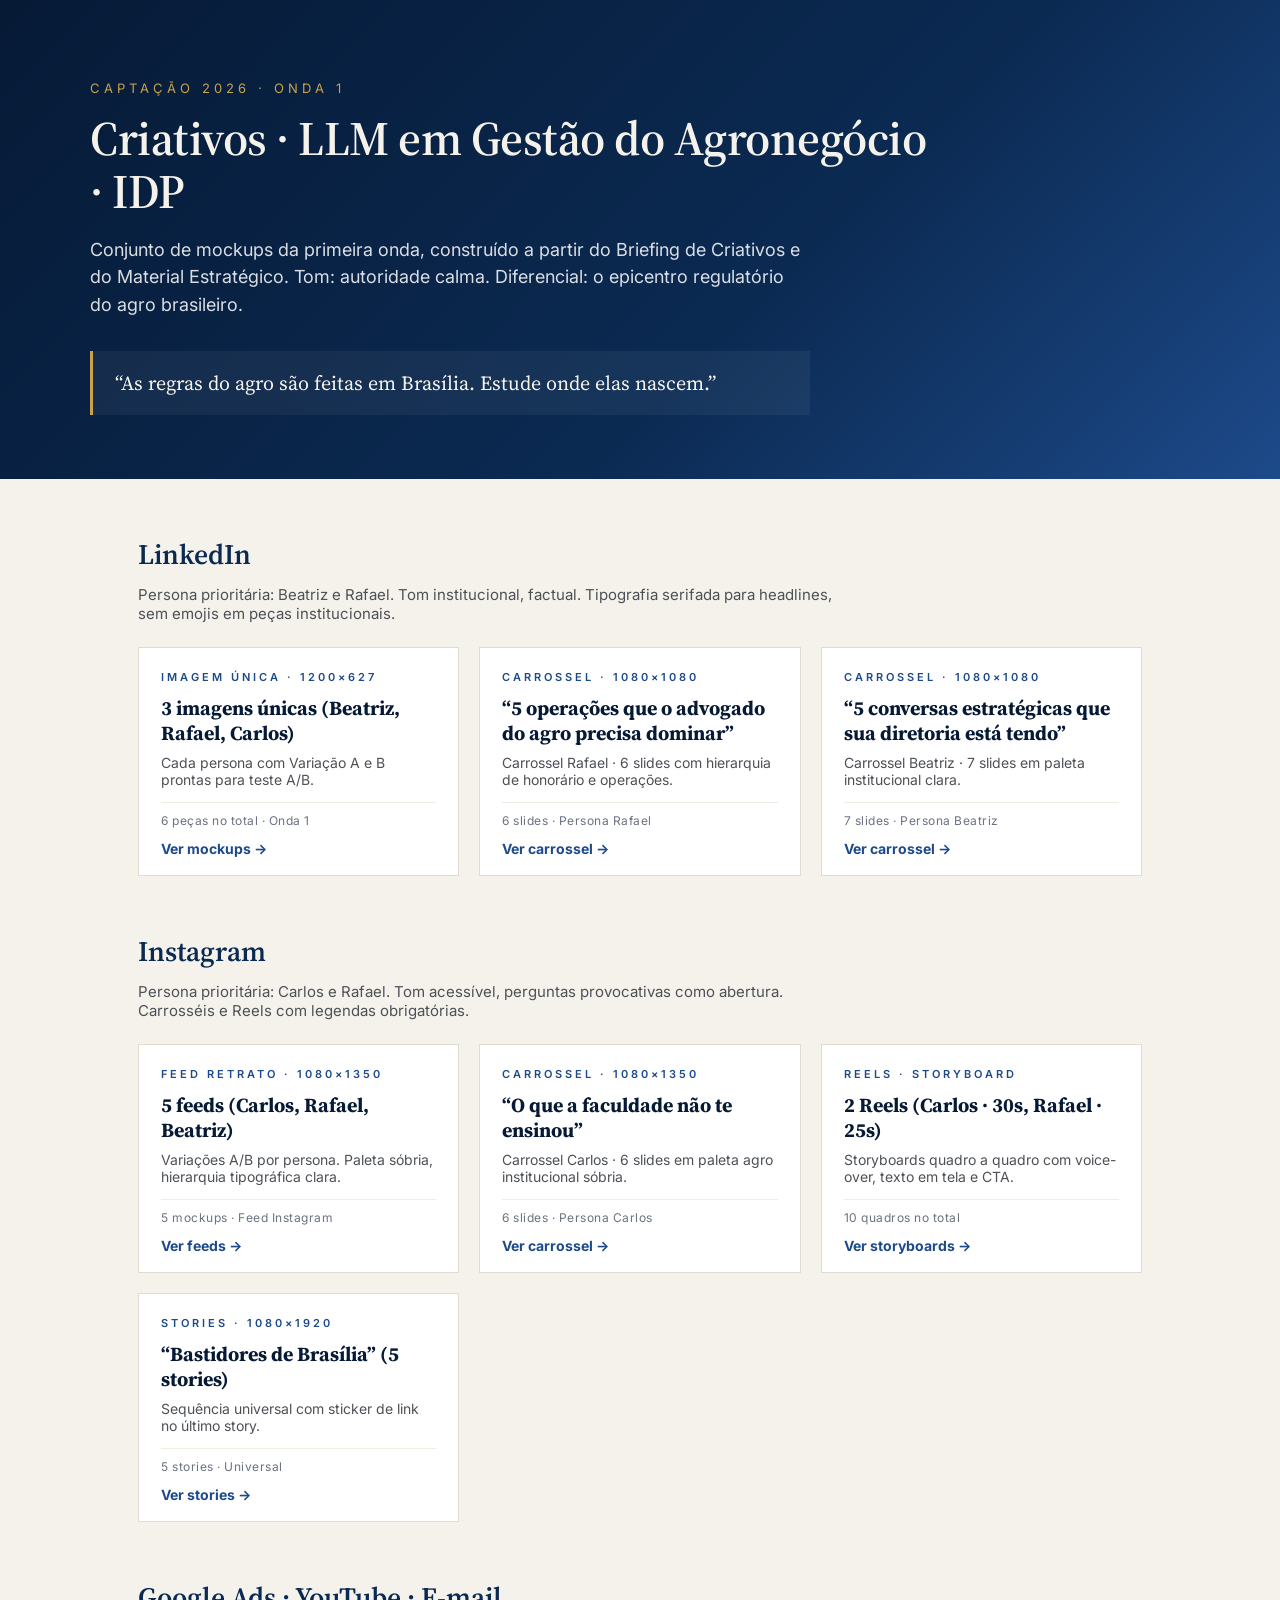
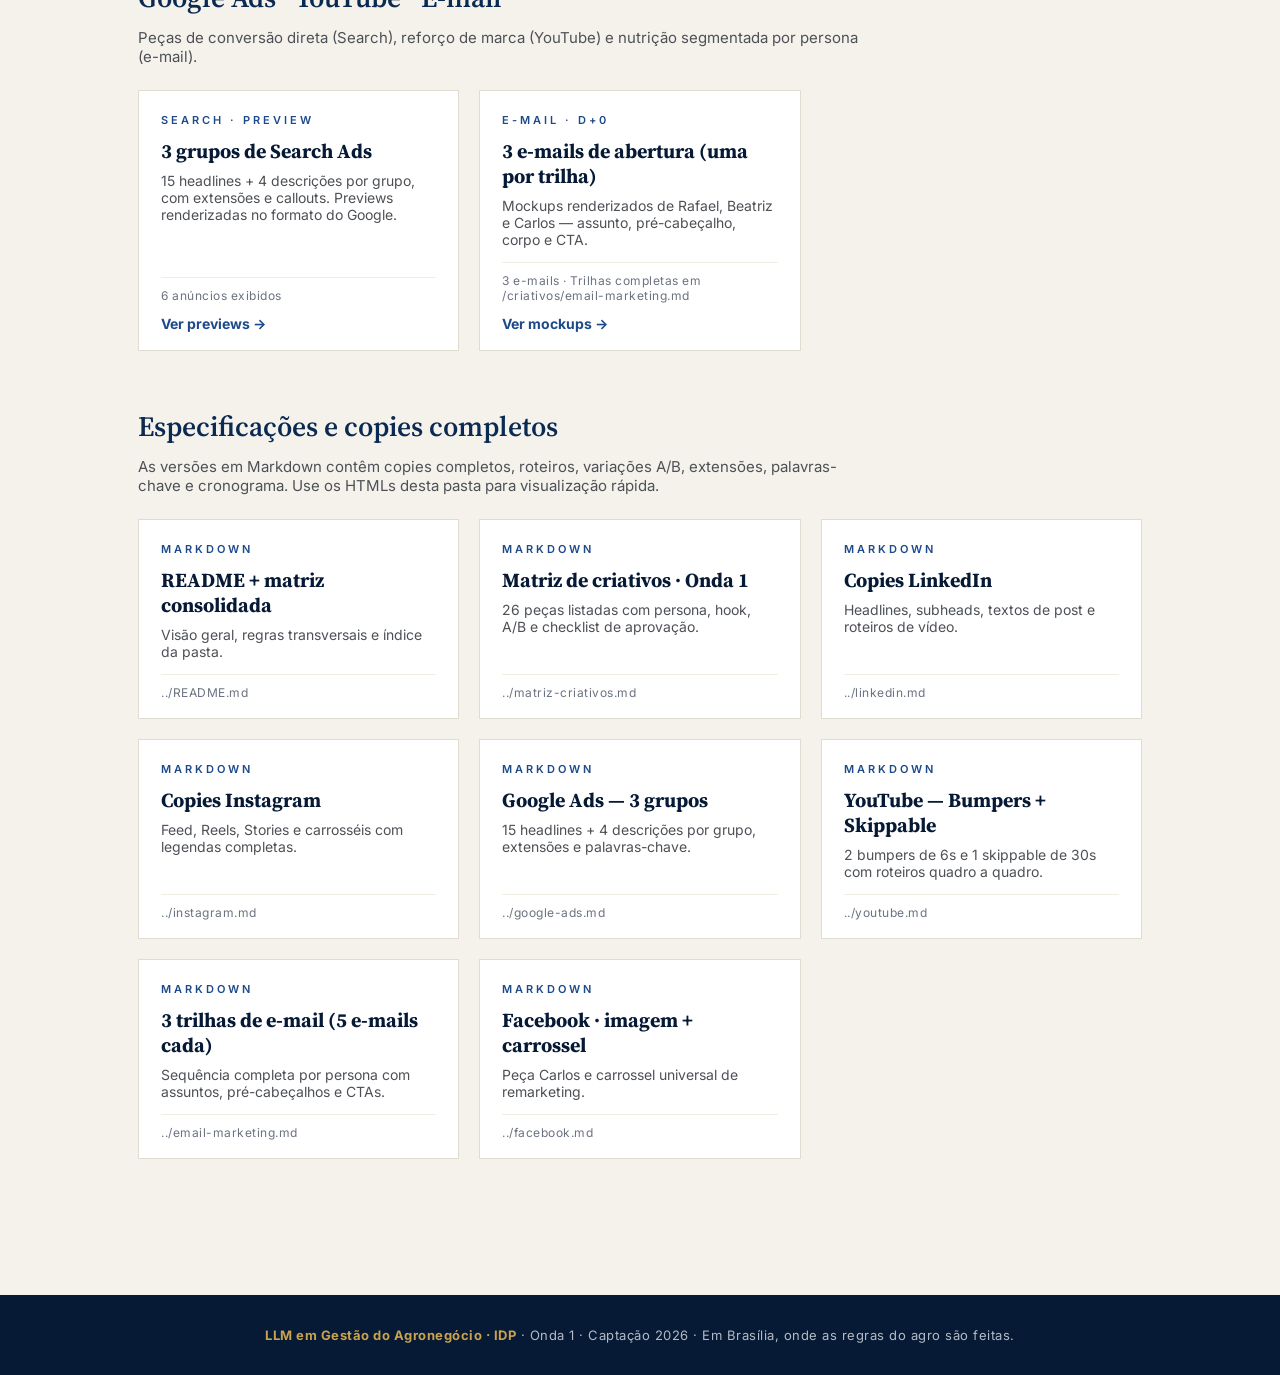
<file: criativos/html/index.html>
<!DOCTYPE html>
<html lang="pt-BR">
<head>
<meta charset="UTF-8">
<title>Criativos — LLM em Gestão do Agronegócio · IDP (Onda 1)</title>
<link href="https://fonts.googleapis.com/css2?family=Inter:wght@300;400;500;600;700&family=Source+Serif+Pro:wght@400;600;700&display=swap" rel="stylesheet">
<style>
  :root {
    --idp-blue: #0b2a52;
    --idp-blue-deep: #061a36;
    --idp-blue-accent: #1d4a8a;
    --idp-gold: #c9a24b;
    --off-white: #f5f2ec;
  }
  * { box-sizing: border-box; }
  body {
    margin: 0;
    font-family: 'Inter', Arial, sans-serif;
    background: var(--off-white);
    color: #1c1c20;
  }
  header {
    background: linear-gradient(135deg, var(--idp-blue-deep), var(--idp-blue) 60%, var(--idp-blue-accent));
    color: var(--off-white);
    padding: 80px 48px 64px 48px;
  }
  header .wrap { max-width: 1100px; margin: 0 auto; }
  header .pre {
    font-size: 13px; letter-spacing: 4px; text-transform: uppercase;
    color: var(--idp-gold);
    margin-bottom: 16px;
  }
  header h1 {
    font-family: 'Source Serif Pro', Georgia, serif;
    font-weight: 600;
    font-size: 48px;
    line-height: 1.1;
    margin: 0 0 16px 0;
    letter-spacing: -0.5px;
    max-width: 850px;
  }
  header p.lead {
    max-width: 720px;
    font-size: 18px; line-height: 1.55;
    color: rgba(255,255,255,0.85);
  }
  header .key {
    margin-top: 32px;
    padding: 18px 22px;
    border-left: 3px solid var(--idp-gold);
    background: rgba(255,255,255,0.05);
    font-family: 'Source Serif Pro', serif;
    font-size: 20px;
    max-width: 720px;
  }
  main { max-width: 1100px; margin: 0 auto; padding: 56px 48px 80px 48px; }
  section { margin-bottom: 56px; }
  section h2 {
    font-family: 'Source Serif Pro', serif;
    font-weight: 600;
    font-size: 28px;
    color: var(--idp-blue);
    margin: 0 0 12px 0;
  }
  section p.intro { color: #4d5156; font-size: 15px; max-width: 720px; margin: 0 0 24px 0; }
  .cards {
    display: grid;
    grid-template-columns: repeat(auto-fill, minmax(280px, 1fr));
    gap: 20px;
  }
  .card {
    background: #fff;
    border: 1px solid #e0dccf;
    padding: 22px 22px 18px 22px;
    text-decoration: none;
    color: inherit;
    display: flex; flex-direction: column;
    transition: transform 0.15s ease, box-shadow 0.15s ease;
  }
  .card:hover {
    transform: translateY(-3px);
    box-shadow: 0 8px 28px rgba(11,42,82,0.12);
    border-color: var(--idp-blue-accent);
  }
  .card .tag {
    font-size: 11px; letter-spacing: 3px; text-transform: uppercase;
    color: var(--idp-blue-accent); font-weight: 600;
    margin-bottom: 12px;
  }
  .card h3 {
    font-family: 'Source Serif Pro', serif;
    font-size: 20px;
    margin: 0 0 8px 0;
    color: var(--idp-blue-deep);
    line-height: 1.25;
  }
  .card p {
    font-size: 14px;
    color: #4d5156;
    margin: 0;
    flex: 1;
  }
  .card .meta {
    margin-top: 14px;
    font-size: 12px; color: #6b7280;
    letter-spacing: 0.5px;
    border-top: 1px solid #f1ede2;
    padding-top: 10px;
  }
  .card .arrow {
    margin-top: 12px;
    font-weight: 700; font-size: 14px;
    color: var(--idp-blue-accent);
  }
  footer {
    background: var(--idp-blue-deep);
    color: rgba(255,255,255,0.7);
    padding: 32px 48px;
    text-align: center;
    font-size: 13px;
    letter-spacing: 0.5px;
  }
  footer strong { color: var(--idp-gold); }
</style>
</head>
<body>

<header>
  <div class="wrap">
    <div class="pre">CAPTAÇÃO 2026 · ONDA 1</div>
    <h1>Criativos · LLM em Gestão do Agronegócio · IDP</h1>
    <p class="lead">Conjunto de mockups da primeira onda, construído a partir do Briefing de Criativos e do Material Estratégico. Tom: autoridade calma. Diferencial: o epicentro regulatório do agro brasileiro.</p>
    <div class="key">“As regras do agro são feitas em Brasília. Estude onde elas nascem.”</div>
  </div>
</header>

<main>

  <section>
    <h2>LinkedIn</h2>
    <p class="intro">Persona prioritária: Beatriz e Rafael. Tom institucional, factual. Tipografia serifada para headlines, sem emojis em peças institucionais.</p>
    <div class="cards">
      <a class="card" href="linkedin-imagens.html">
        <span class="tag">IMAGEM ÚNICA · 1200×627</span>
        <h3>3 imagens únicas (Beatriz, Rafael, Carlos)</h3>
        <p>Cada persona com Variação A e B prontas para teste A/B.</p>
        <div class="meta">6 peças no total · Onda 1</div>
        <div class="arrow">Ver mockups →</div>
      </a>
      <a class="card" href="carrossel-rafael.html">
        <span class="tag">CARROSSEL · 1080×1080</span>
        <h3>“5 operações que o advogado do agro precisa dominar”</h3>
        <p>Carrossel Rafael · 6 slides com hierarquia de honorário e operações.</p>
        <div class="meta">6 slides · Persona Rafael</div>
        <div class="arrow">Ver carrossel →</div>
      </a>
      <a class="card" href="carrossel-beatriz.html">
        <span class="tag">CARROSSEL · 1080×1080</span>
        <h3>“5 conversas estratégicas que sua diretoria está tendo”</h3>
        <p>Carrossel Beatriz · 7 slides em paleta institucional clara.</p>
        <div class="meta">7 slides · Persona Beatriz</div>
        <div class="arrow">Ver carrossel →</div>
      </a>
    </div>
  </section>

  <section>
    <h2>Instagram</h2>
    <p class="intro">Persona prioritária: Carlos e Rafael. Tom acessível, perguntas provocativas como abertura. Carrosséis e Reels com legendas obrigatórias.</p>
    <div class="cards">
      <a class="card" href="instagram-feed.html">
        <span class="tag">FEED RETRATO · 1080×1350</span>
        <h3>5 feeds (Carlos, Rafael, Beatriz)</h3>
        <p>Variações A/B por persona. Paleta sóbria, hierarquia tipográfica clara.</p>
        <div class="meta">5 mockups · Feed Instagram</div>
        <div class="arrow">Ver feeds →</div>
      </a>
      <a class="card" href="carrossel-carlos.html">
        <span class="tag">CARROSSEL · 1080×1350</span>
        <h3>“O que a faculdade não te ensinou”</h3>
        <p>Carrossel Carlos · 6 slides em paleta agro institucional sóbria.</p>
        <div class="meta">6 slides · Persona Carlos</div>
        <div class="arrow">Ver carrossel →</div>
      </a>
      <a class="card" href="reels-storyboard.html">
        <span class="tag">REELS · STORYBOARD</span>
        <h3>2 Reels (Carlos · 30s, Rafael · 25s)</h3>
        <p>Storyboards quadro a quadro com voice-over, texto em tela e CTA.</p>
        <div class="meta">10 quadros no total</div>
        <div class="arrow">Ver storyboards →</div>
      </a>
      <a class="card" href="stories-bastidores.html">
        <span class="tag">STORIES · 1080×1920</span>
        <h3>“Bastidores de Brasília” (5 stories)</h3>
        <p>Sequência universal com sticker de link no último story.</p>
        <div class="meta">5 stories · Universal</div>
        <div class="arrow">Ver stories →</div>
      </a>
    </div>
  </section>

  <section>
    <h2>Google Ads · YouTube · E-mail</h2>
    <p class="intro">Peças de conversão direta (Search), reforço de marca (YouTube) e nutrição segmentada por persona (e-mail).</p>
    <div class="cards">
      <a class="card" href="google-ads-preview.html">
        <span class="tag">SEARCH · PREVIEW</span>
        <h3>3 grupos de Search Ads</h3>
        <p>15 headlines + 4 descrições por grupo, com extensões e callouts. Previews renderizadas no formato do Google.</p>
        <div class="meta">6 anúncios exibidos</div>
        <div class="arrow">Ver previews →</div>
      </a>
      <a class="card" href="email-mockup.html">
        <span class="tag">E-MAIL · D+0</span>
        <h3>3 e-mails de abertura (uma por trilha)</h3>
        <p>Mockups renderizados de Rafael, Beatriz e Carlos — assunto, pré-cabeçalho, corpo e CTA.</p>
        <div class="meta">3 e-mails · Trilhas completas em /criativos/email-marketing.md</div>
        <div class="arrow">Ver mockups →</div>
      </a>
    </div>
  </section>

  <section>
    <h2>Especificações e copies completos</h2>
    <p class="intro">As versões em Markdown contêm copies completos, roteiros, variações A/B, extensões, palavras-chave e cronograma. Use os HTMLs desta pasta para visualização rápida.</p>
    <div class="cards">
      <a class="card" href="../README.md">
        <span class="tag">MARKDOWN</span>
        <h3>README + matriz consolidada</h3>
        <p>Visão geral, regras transversais e índice da pasta.</p>
        <div class="meta">../README.md</div>
      </a>
      <a class="card" href="../matriz-criativos.md">
        <span class="tag">MARKDOWN</span>
        <h3>Matriz de criativos · Onda 1</h3>
        <p>26 peças listadas com persona, hook, A/B e checklist de aprovação.</p>
        <div class="meta">../matriz-criativos.md</div>
      </a>
      <a class="card" href="../linkedin.md">
        <span class="tag">MARKDOWN</span>
        <h3>Copies LinkedIn</h3>
        <p>Headlines, subheads, textos de post e roteiros de vídeo.</p>
        <div class="meta">../linkedin.md</div>
      </a>
      <a class="card" href="../instagram.md">
        <span class="tag">MARKDOWN</span>
        <h3>Copies Instagram</h3>
        <p>Feed, Reels, Stories e carrosséis com legendas completas.</p>
        <div class="meta">../instagram.md</div>
      </a>
      <a class="card" href="../google-ads.md">
        <span class="tag">MARKDOWN</span>
        <h3>Google Ads — 3 grupos</h3>
        <p>15 headlines + 4 descrições por grupo, extensões e palavras-chave.</p>
        <div class="meta">../google-ads.md</div>
      </a>
      <a class="card" href="../youtube.md">
        <span class="tag">MARKDOWN</span>
        <h3>YouTube — Bumpers + Skippable</h3>
        <p>2 bumpers de 6s e 1 skippable de 30s com roteiros quadro a quadro.</p>
        <div class="meta">../youtube.md</div>
      </a>
      <a class="card" href="../email-marketing.md">
        <span class="tag">MARKDOWN</span>
        <h3>3 trilhas de e-mail (5 e-mails cada)</h3>
        <p>Sequência completa por persona com assuntos, pré-cabeçalhos e CTAs.</p>
        <div class="meta">../email-marketing.md</div>
      </a>
      <a class="card" href="../facebook.md">
        <span class="tag">MARKDOWN</span>
        <h3>Facebook · imagem + carrossel</h3>
        <p>Peça Carlos e carrossel universal de remarketing.</p>
        <div class="meta">../facebook.md</div>
      </a>
    </div>
  </section>

</main>

<footer>
  <strong>LLM em Gestão do Agronegócio · IDP</strong> · Onda 1 · Captação 2026 · Em Brasília, onde as regras do agro são feitas.
</footer>

</body>
</html>
</file>
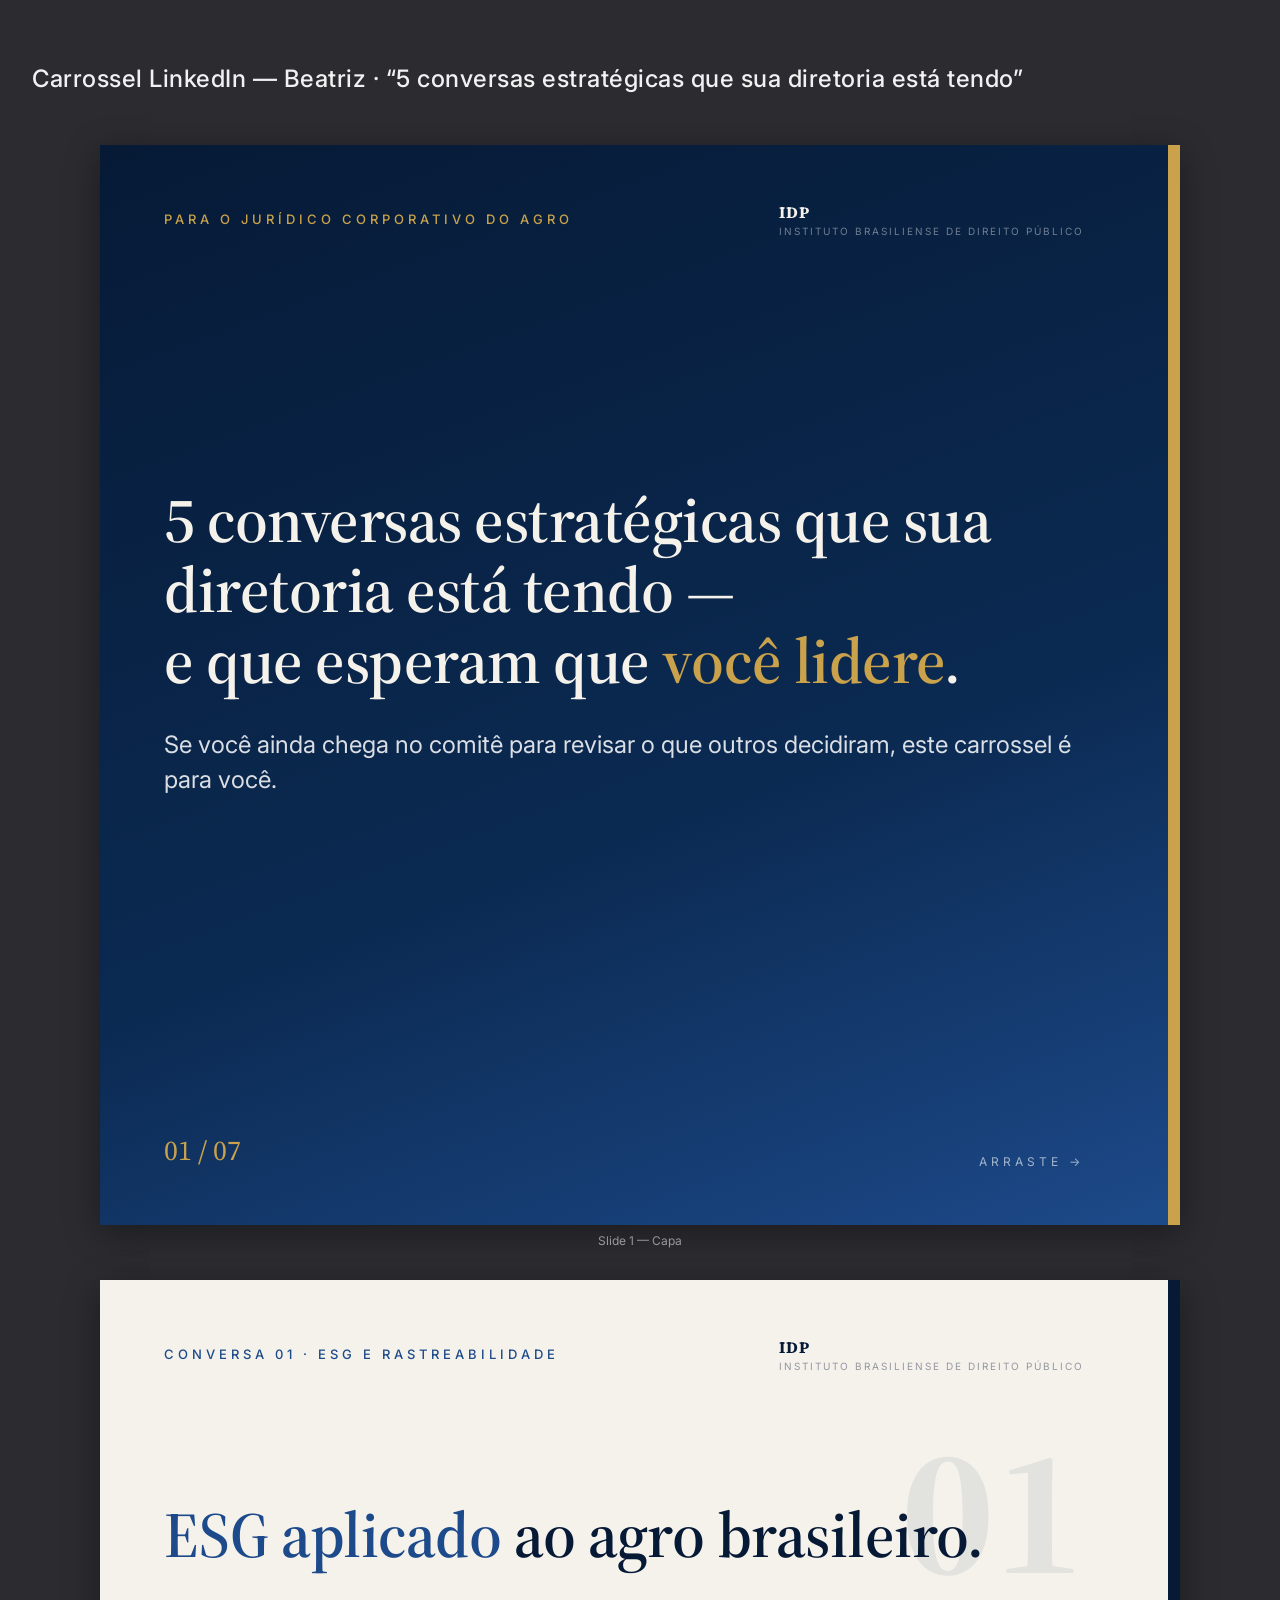
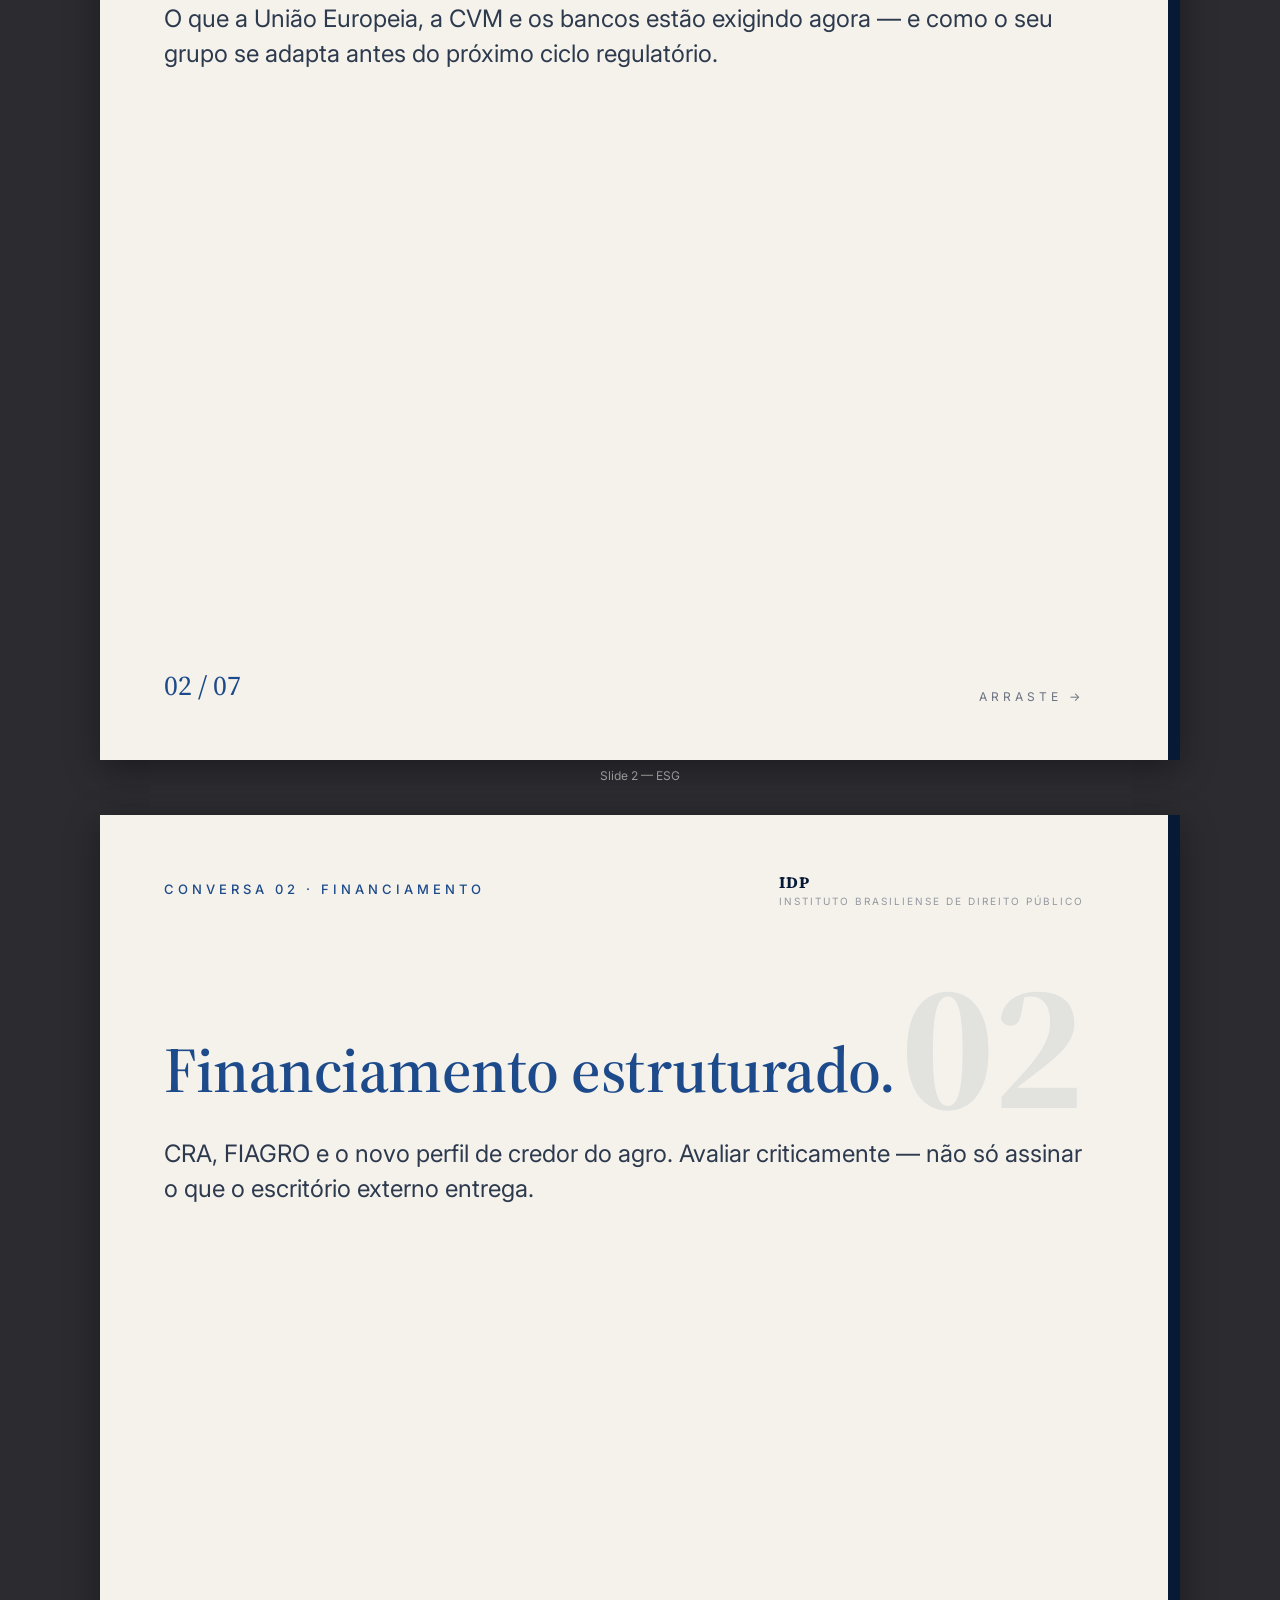
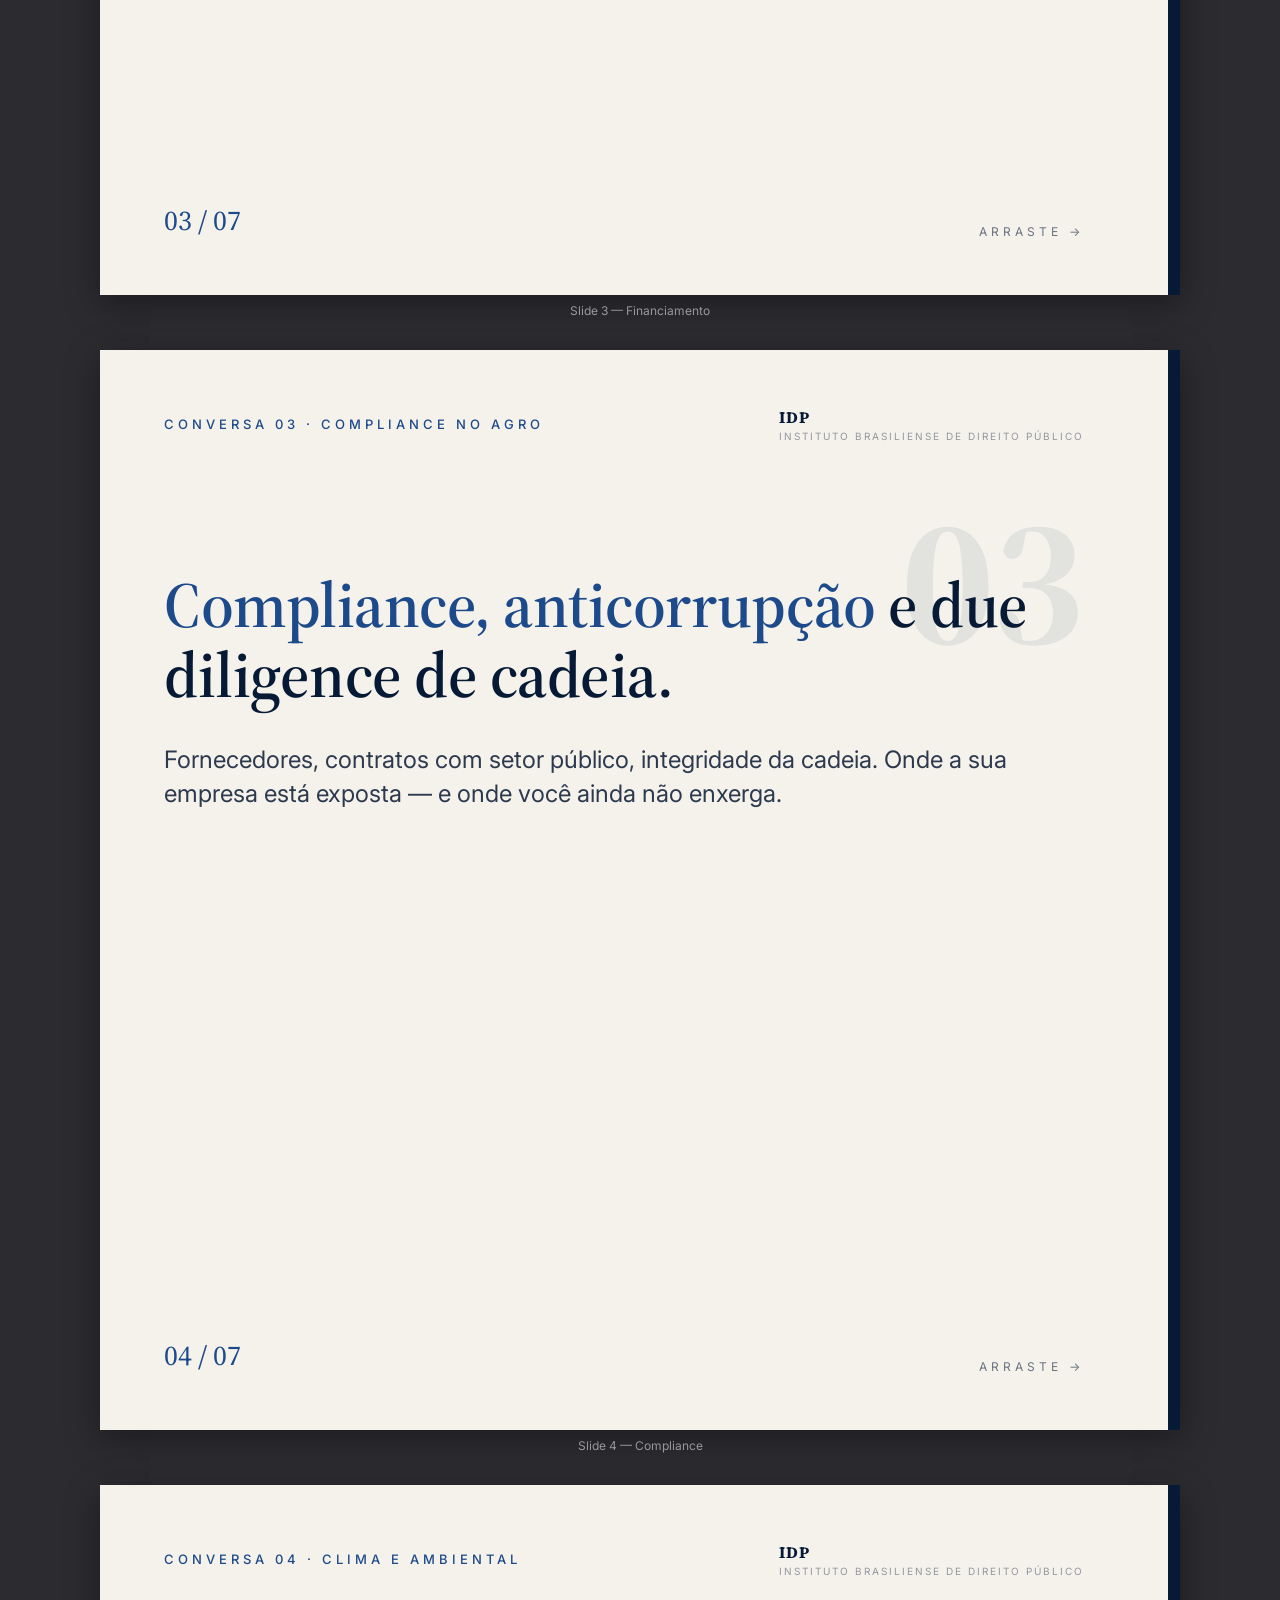
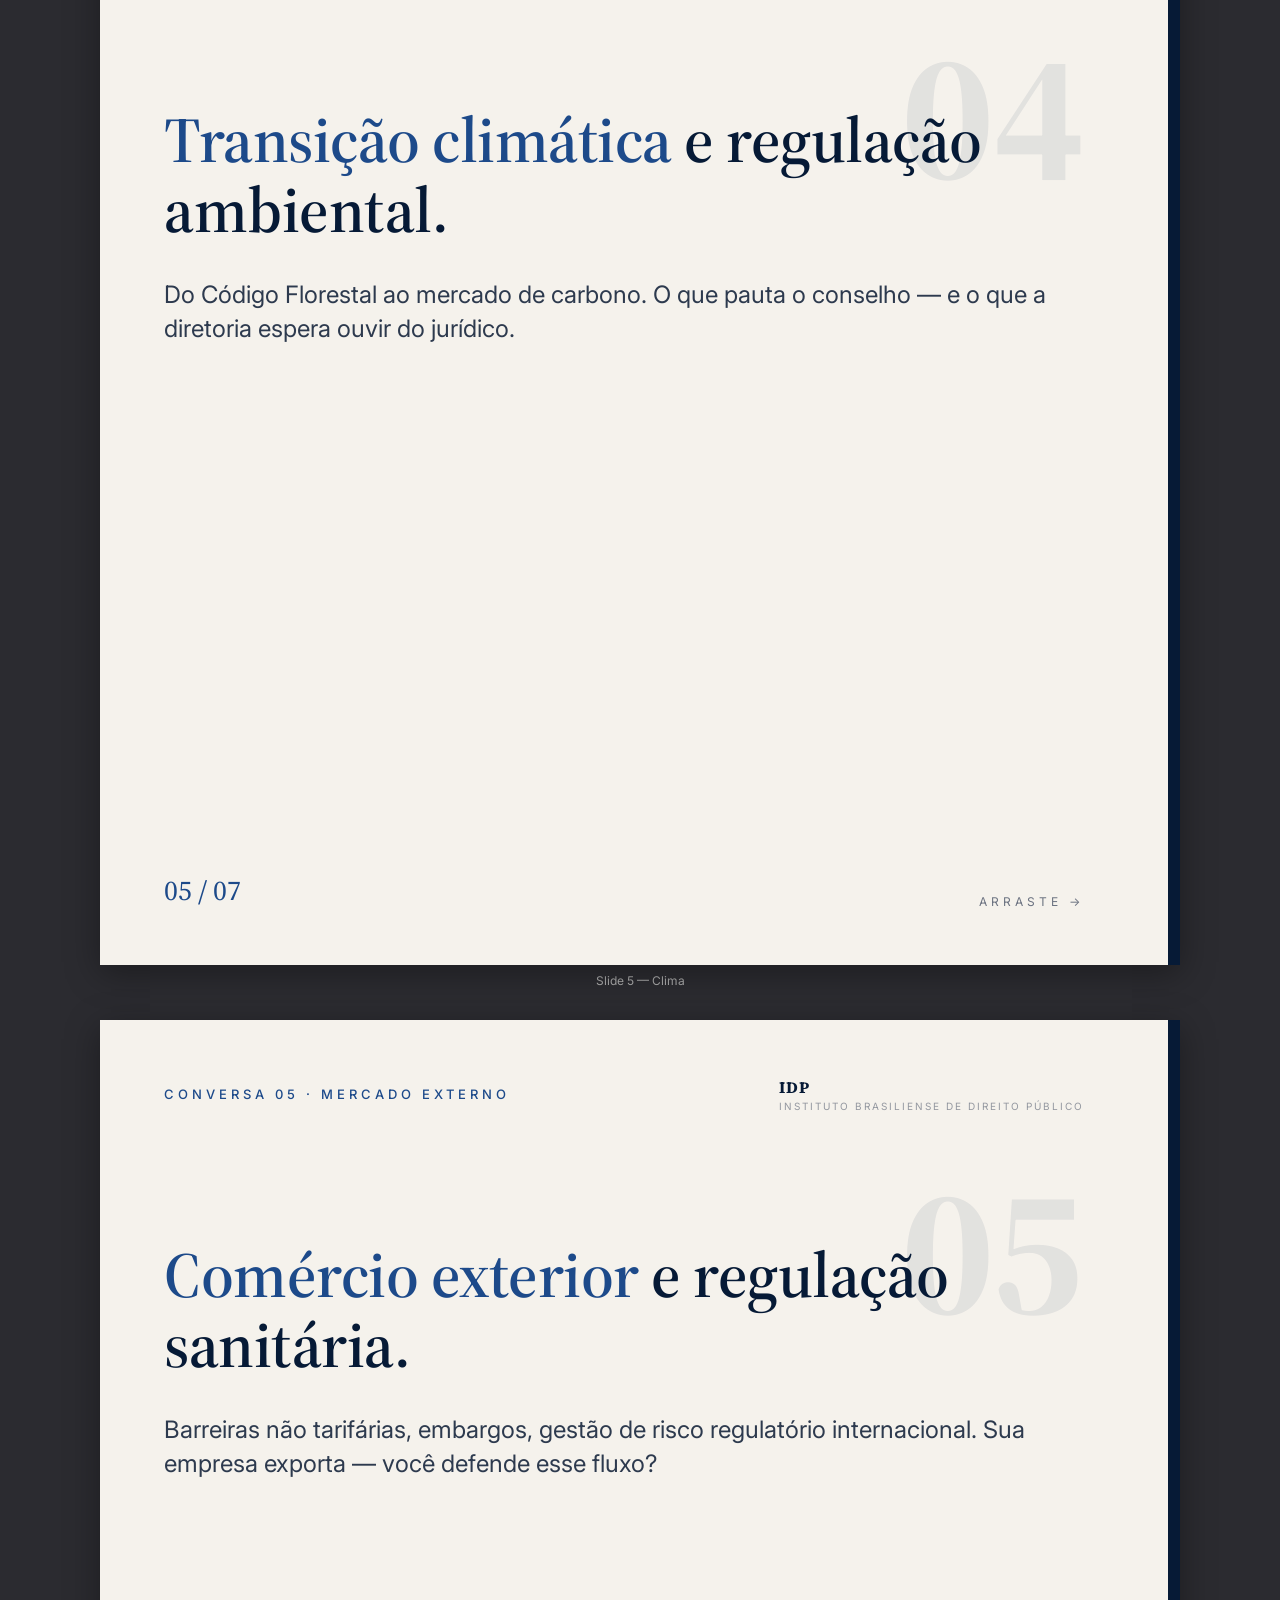
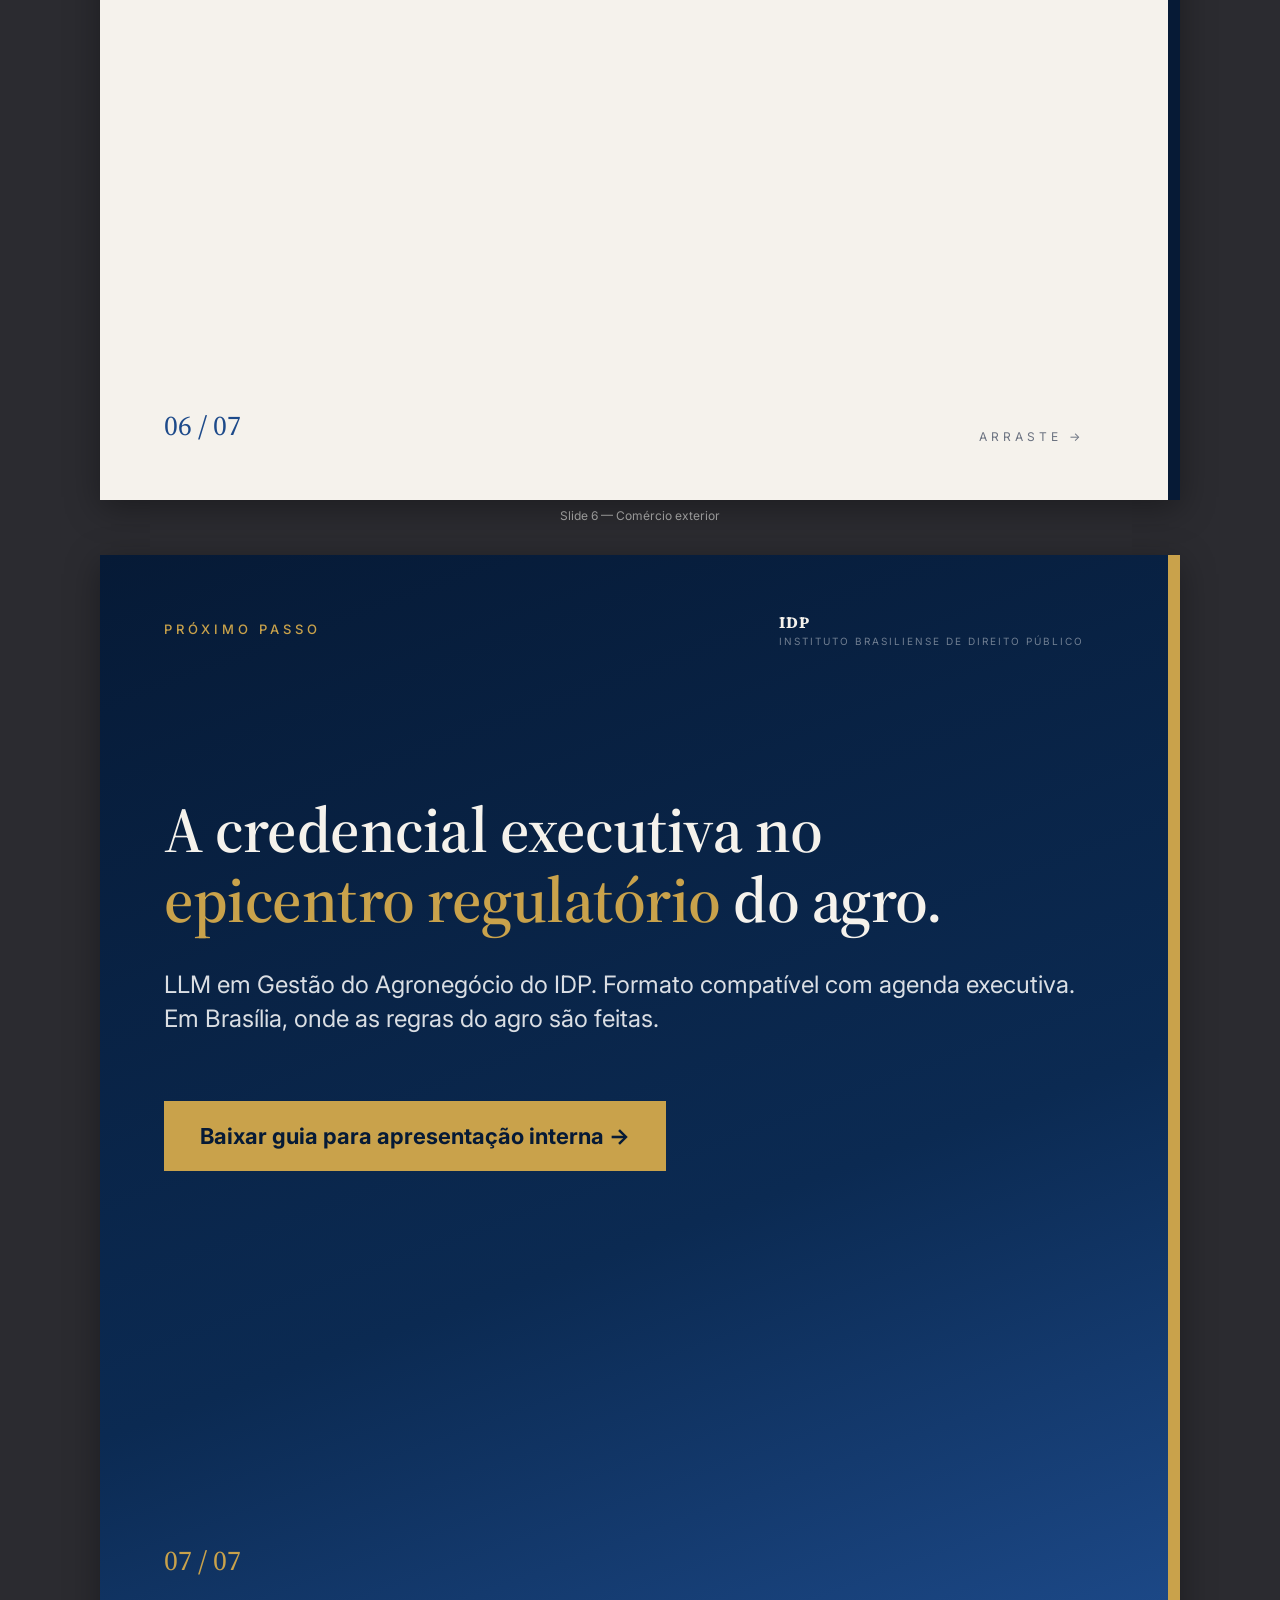
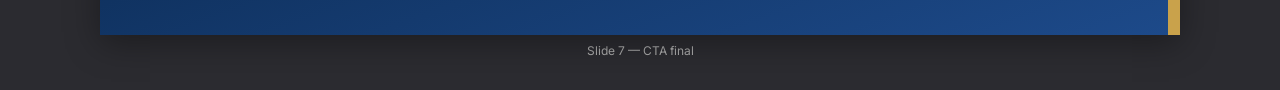
<file: criativos/html/carrossel-beatriz.html>
<!DOCTYPE html>
<html lang="pt-BR">
<head>
<meta charset="UTF-8">
<title>Carrossel LinkedIn — Beatriz</title>
<link href="https://fonts.googleapis.com/css2?family=Inter:wght@300;400;500;600;700&family=Source+Serif+Pro:wght@400;600;700&display=swap" rel="stylesheet">
<link rel="stylesheet" href="_styles.css">
<style>
  .slide {
    width: 1080px; height: 1080px;
    position: relative;
    background: var(--off-white);
    color: var(--idp-blue-deep);
  }
  .slide::before {
    content: "";
    position: absolute; top:0; right:0; width: 12px; bottom:0;
    background: var(--idp-blue-deep);
  }
  .slide .top {
    position: absolute; top: 56px; left: 64px; right: 96px;
    display: flex; justify-content: space-between; align-items: center;
  }
  .slide .tag {
    font-size: 13px; letter-spacing: 4px; text-transform: uppercase;
    color: var(--idp-blue-accent); font-weight: 500;
  }
  .slide .idp-logo { color: var(--idp-blue-deep); }
  .slide .idp-logo small { color: var(--muted); }
  .slide .body {
    position: absolute; left: 64px; right: 96px; top: 220px;
  }
  .slide h1 {
    font-family: 'Source Serif Pro', Georgia, serif;
    font-weight: 600;
    font-size: 64px;
    line-height: 1.1;
    margin: 0;
    color: var(--idp-blue-deep);
    letter-spacing: -0.5px;
  }
  .slide h1 em { font-style: normal; color: var(--idp-blue-accent); }
  .slide p.sub {
    font-size: 24px; line-height: 1.45;
    color: #2d3a4e;
    margin-top: 32px;
  }
  .slide .num {
    font-family: 'Source Serif Pro', Georgia, serif;
    font-weight: 700;
    font-size: 180px;
    color: rgba(11,42,82,0.08);
    position: absolute;
    right: 96px; top: 140px;
    line-height: 1;
  }
  .slide .pageno {
    position: absolute; bottom: 56px; left: 64px;
    font-family: 'Source Serif Pro', Georgia, serif;
    font-size: 28px; color: var(--idp-blue-accent);
  }
  .slide .swipe {
    position: absolute; bottom: 56px; right: 96px;
    font-size: 12px; letter-spacing: 4px; text-transform: uppercase;
    color: var(--muted);
  }
  .slide.dark {
    background: linear-gradient(160deg, #061a36, #0b2a52 60%, #1d4a8a);
    color: var(--off-white);
  }
  .slide.dark::before { background: var(--idp-gold); }
  .slide.dark h1 { color: var(--off-white); }
  .slide.dark h1 em { color: var(--idp-gold); }
  .slide.dark p.sub { color: rgba(255,255,255,0.85); }
  .slide.dark .tag { color: var(--idp-gold); }
  .slide.dark .idp-logo { color: var(--off-white); }
  .slide.dark .idp-logo small { color: rgba(255,255,255,0.6); }
  .slide.dark .pageno { color: var(--idp-gold); }
  .slide.dark .swipe { color: rgba(255,255,255,0.6); }
  .cta-final {
    display: inline-block;
    background: var(--idp-gold);
    color: var(--idp-blue-deep);
    font-weight: 700;
    padding: 22px 36px;
    font-size: 22px;
    margin-top: 40px;
  }
</style>
</head>
<body>

<div class="gallery">
  <h2>Carrossel LinkedIn — Beatriz · “5 conversas estratégicas que sua diretoria está tendo”</h2>

  <!-- 1 capa -->
  <div class="frame-wrap">
    <div class="frame slide dark">
      <div class="top">
        <span class="tag">Para o jurídico corporativo do agro</span>
        <span class="idp-logo">IDP<small>INSTITUTO BRASILIENSE DE DIREITO PÚBLICO</small></span>
      </div>
      <div class="body" style="top:340px;">
        <h1>5 conversas estratégicas que sua diretoria está tendo —<br>e que esperam que <em>você lidere</em>.</h1>
        <p class="sub">Se você ainda chega no comitê para revisar o que outros decidiram, este carrossel é para você.</p>
      </div>
      <div class="pageno">01 / 07</div>
      <div class="swipe">Arraste →</div>
    </div>
    <div class="spec">Slide 1 — Capa</div>
  </div>

  <!-- 2 ESG -->
  <div class="frame-wrap">
    <div class="frame slide">
      <div class="num">01</div>
      <div class="top">
        <span class="tag">Conversa 01 · ESG e rastreabilidade</span>
        <span class="idp-logo">IDP<small>INSTITUTO BRASILIENSE DE DIREITO PÚBLICO</small></span>
      </div>
      <div class="body">
        <h1><em>ESG aplicado</em> ao agro brasileiro.</h1>
        <p class="sub">O que a União Europeia, a CVM e os bancos estão exigindo agora — e como o seu grupo se adapta antes do próximo ciclo regulatório.</p>
      </div>
      <div class="pageno">02 / 07</div>
      <div class="swipe">Arraste →</div>
    </div>
    <div class="spec">Slide 2 — ESG</div>
  </div>

  <!-- 3 Financiamento -->
  <div class="frame-wrap">
    <div class="frame slide">
      <div class="num">02</div>
      <div class="top">
        <span class="tag">Conversa 02 · Financiamento</span>
        <span class="idp-logo">IDP<small>INSTITUTO BRASILIENSE DE DIREITO PÚBLICO</small></span>
      </div>
      <div class="body">
        <h1><em>Financiamento estruturado.</em></h1>
        <p class="sub">CRA, FIAGRO e o novo perfil de credor do agro. Avaliar criticamente — não só assinar o que o escritório externo entrega.</p>
      </div>
      <div class="pageno">03 / 07</div>
      <div class="swipe">Arraste →</div>
    </div>
    <div class="spec">Slide 3 — Financiamento</div>
  </div>

  <!-- 4 Compliance -->
  <div class="frame-wrap">
    <div class="frame slide">
      <div class="num">03</div>
      <div class="top">
        <span class="tag">Conversa 03 · Compliance no agro</span>
        <span class="idp-logo">IDP<small>INSTITUTO BRASILIENSE DE DIREITO PÚBLICO</small></span>
      </div>
      <div class="body">
        <h1><em>Compliance, anticorrupção</em> e due diligence de cadeia.</h1>
        <p class="sub">Fornecedores, contratos com setor público, integridade da cadeia. Onde a sua empresa está exposta — e onde você ainda não enxerga.</p>
      </div>
      <div class="pageno">04 / 07</div>
      <div class="swipe">Arraste →</div>
    </div>
    <div class="spec">Slide 4 — Compliance</div>
  </div>

  <!-- 5 Transição climática -->
  <div class="frame-wrap">
    <div class="frame slide">
      <div class="num">04</div>
      <div class="top">
        <span class="tag">Conversa 04 · Clima e ambiental</span>
        <span class="idp-logo">IDP<small>INSTITUTO BRASILIENSE DE DIREITO PÚBLICO</small></span>
      </div>
      <div class="body">
        <h1><em>Transição climática</em> e regulação ambiental.</h1>
        <p class="sub">Do Código Florestal ao mercado de carbono. O que pauta o conselho — e o que a diretoria espera ouvir do jurídico.</p>
      </div>
      <div class="pageno">05 / 07</div>
      <div class="swipe">Arraste →</div>
    </div>
    <div class="spec">Slide 5 — Clima</div>
  </div>

  <!-- 6 Comércio exterior -->
  <div class="frame-wrap">
    <div class="frame slide">
      <div class="num">05</div>
      <div class="top">
        <span class="tag">Conversa 05 · Mercado externo</span>
        <span class="idp-logo">IDP<small>INSTITUTO BRASILIENSE DE DIREITO PÚBLICO</small></span>
      </div>
      <div class="body">
        <h1><em>Comércio exterior</em> e regulação sanitária.</h1>
        <p class="sub">Barreiras não tarifárias, embargos, gestão de risco regulatório internacional. Sua empresa exporta — você defende esse fluxo?</p>
      </div>
      <div class="pageno">06 / 07</div>
      <div class="swipe">Arraste →</div>
    </div>
    <div class="spec">Slide 6 — Comércio exterior</div>
  </div>

  <!-- 7 CTA -->
  <div class="frame-wrap">
    <div class="frame slide dark">
      <div class="top">
        <span class="tag">Próximo passo</span>
        <span class="idp-logo">IDP<small>INSTITUTO BRASILIENSE DE DIREITO PÚBLICO</small></span>
      </div>
      <div class="body" style="top:240px;">
        <h1>A credencial executiva no <em>epicentro regulatório</em> do agro.</h1>
        <p class="sub">LLM em Gestão do Agronegócio do IDP. Formato compatível com agenda executiva. Em Brasília, onde as regras do agro são feitas.</p>
        <a class="cta-final">Baixar guia para apresentação interna →</a>
      </div>
      <div class="pageno">07 / 07</div>
    </div>
    <div class="spec">Slide 7 — CTA final</div>
  </div>

</div>
</body>
</html>
</file>
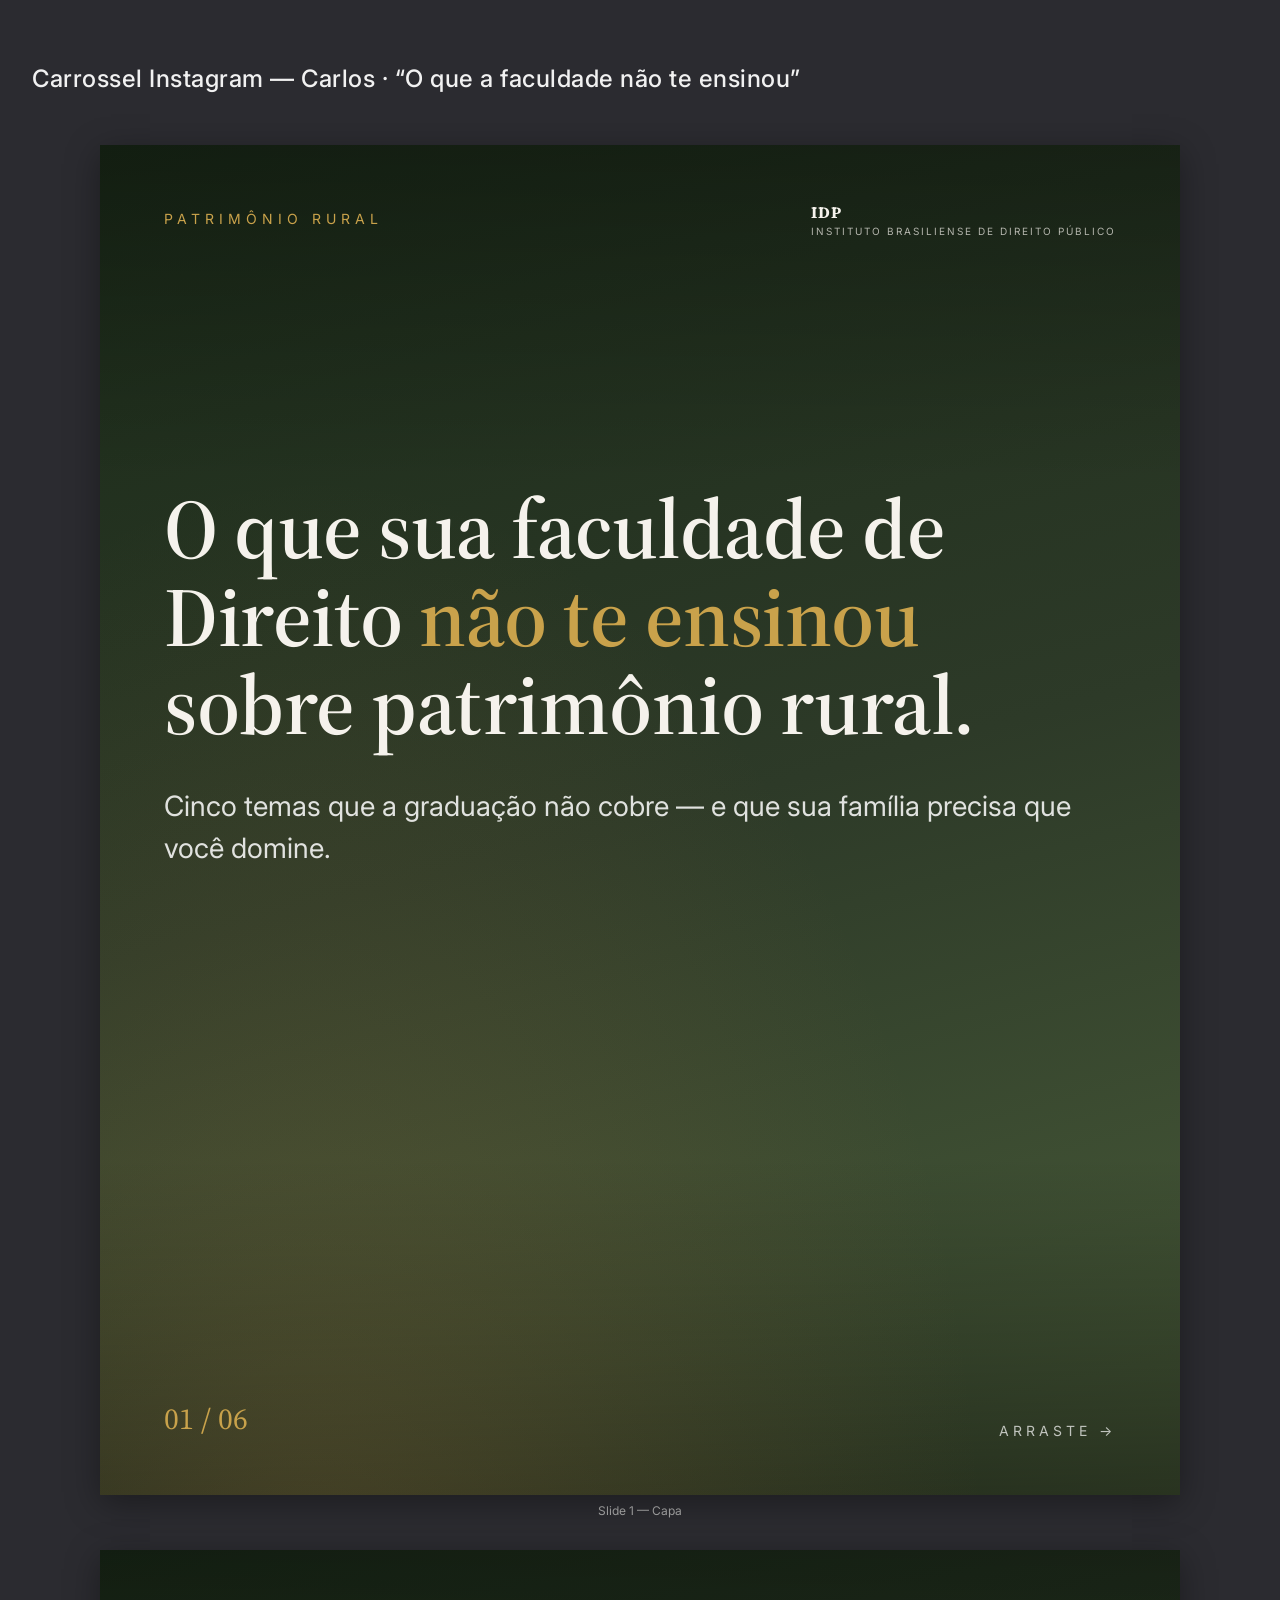
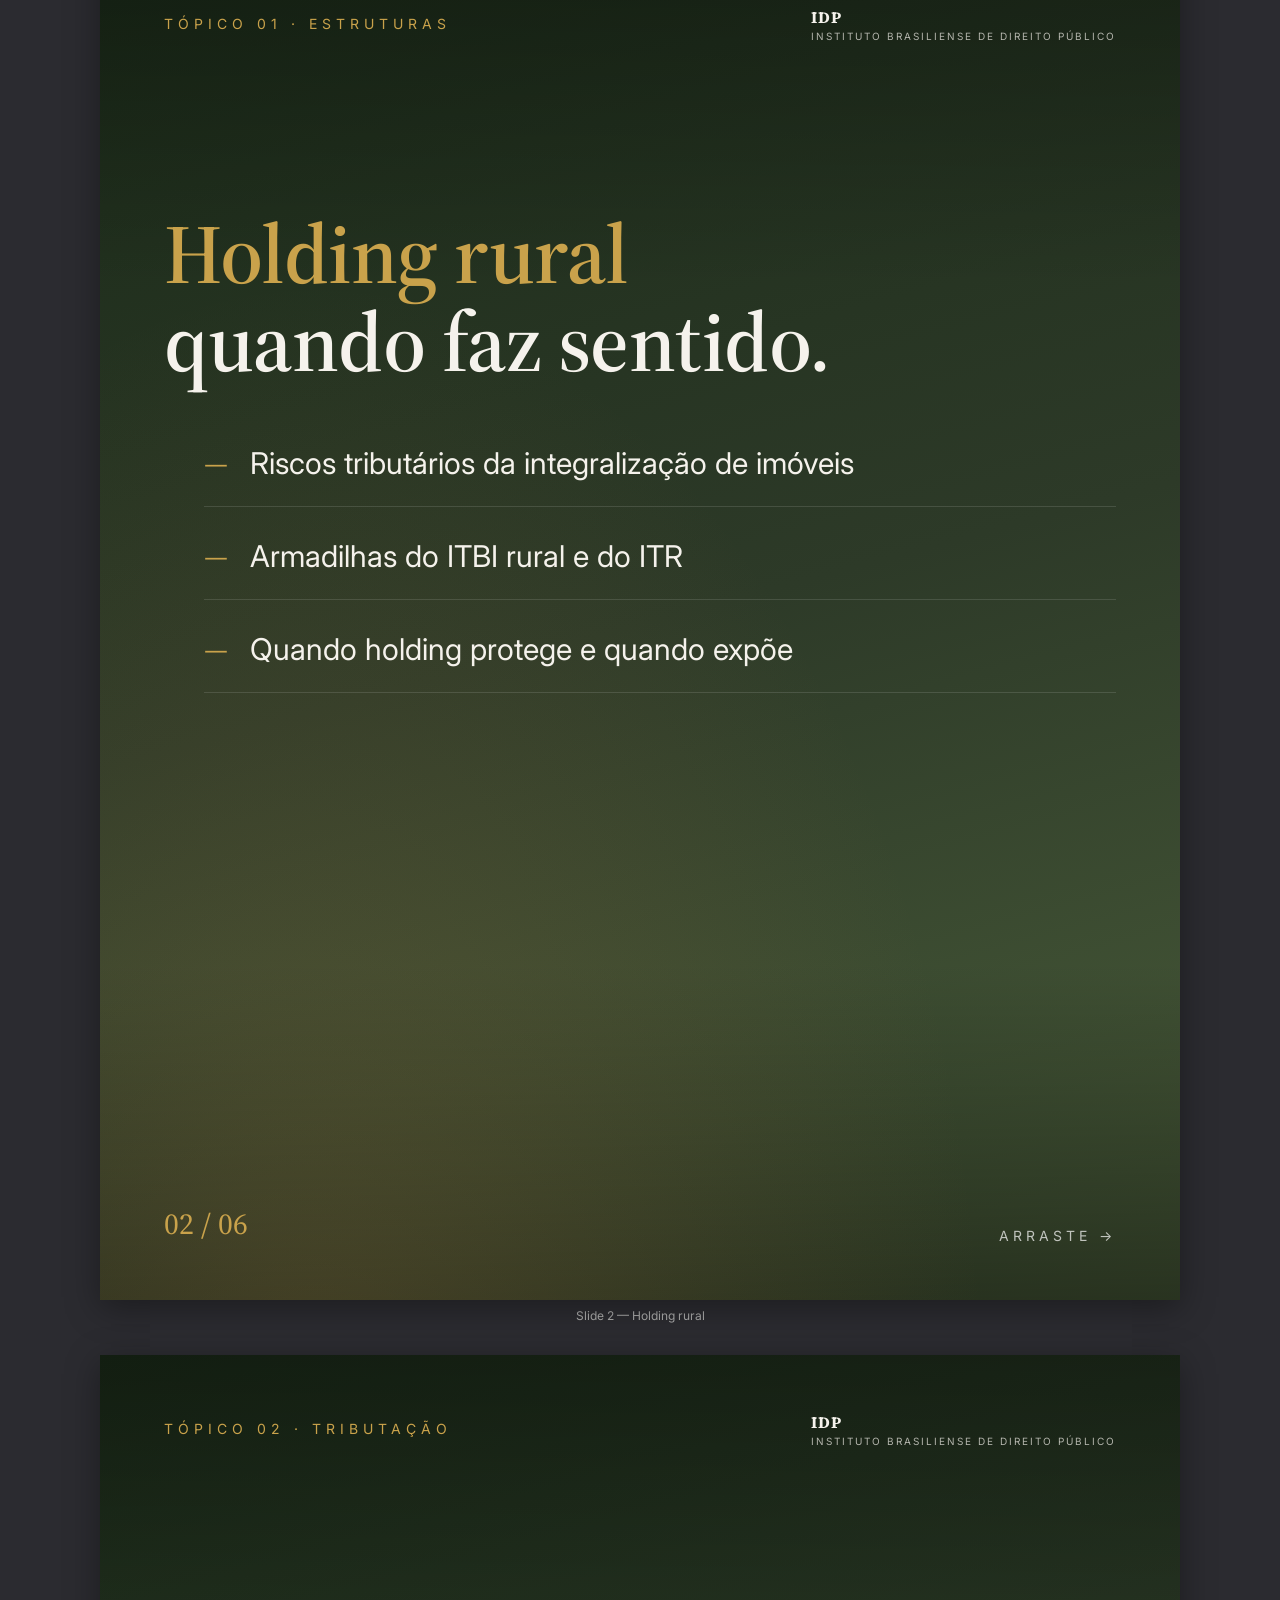
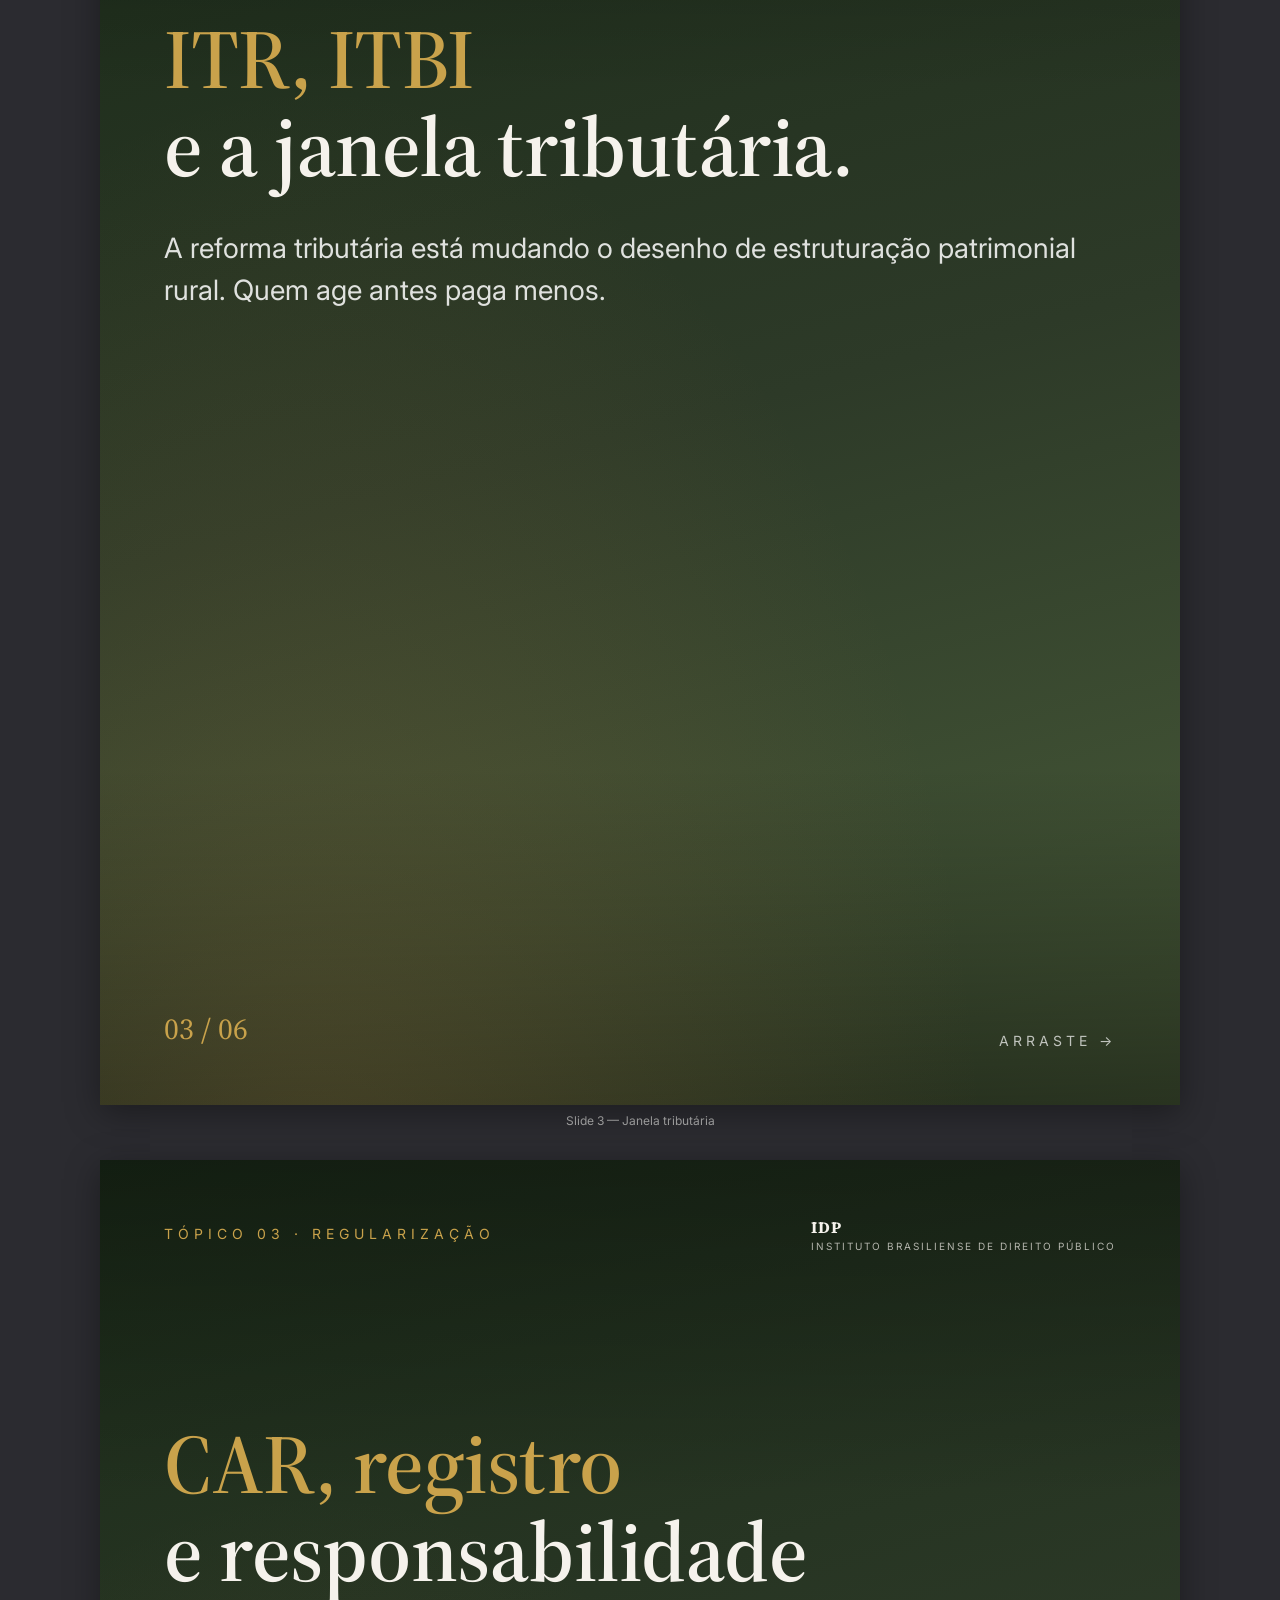
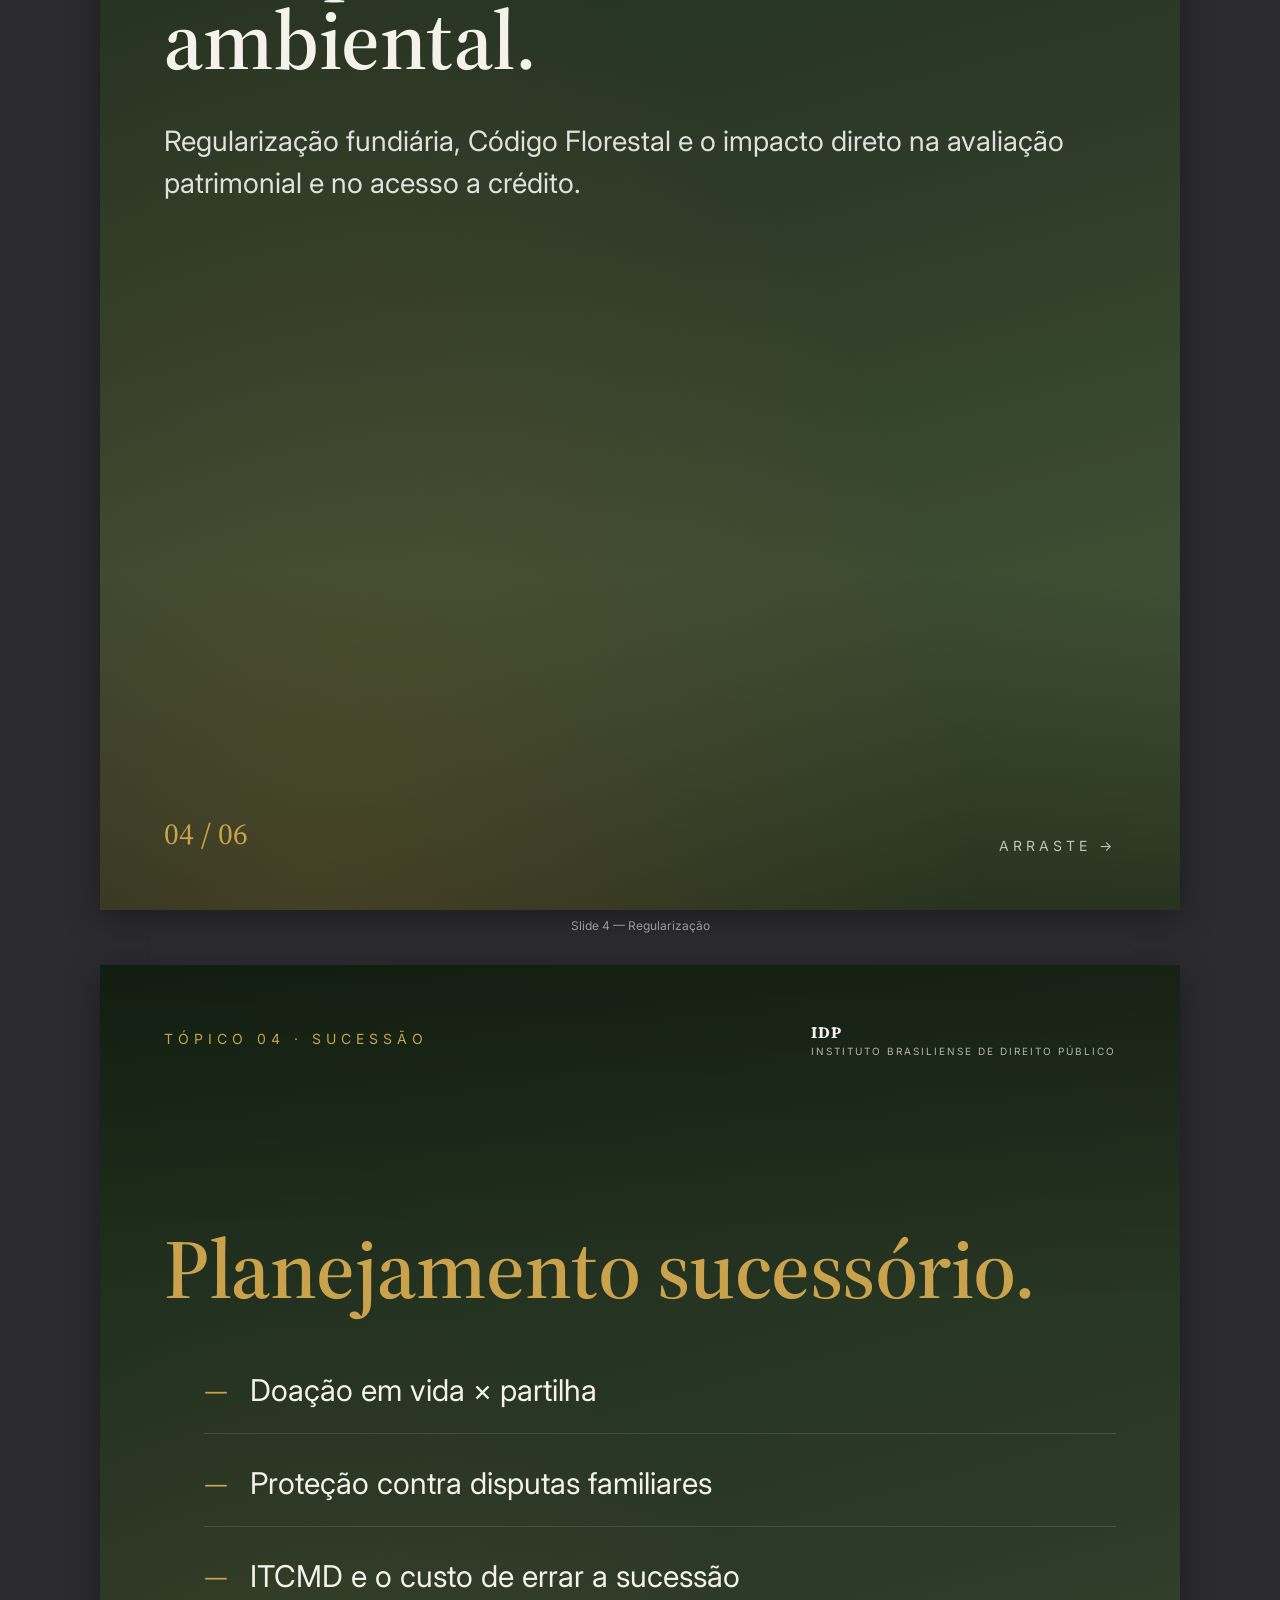
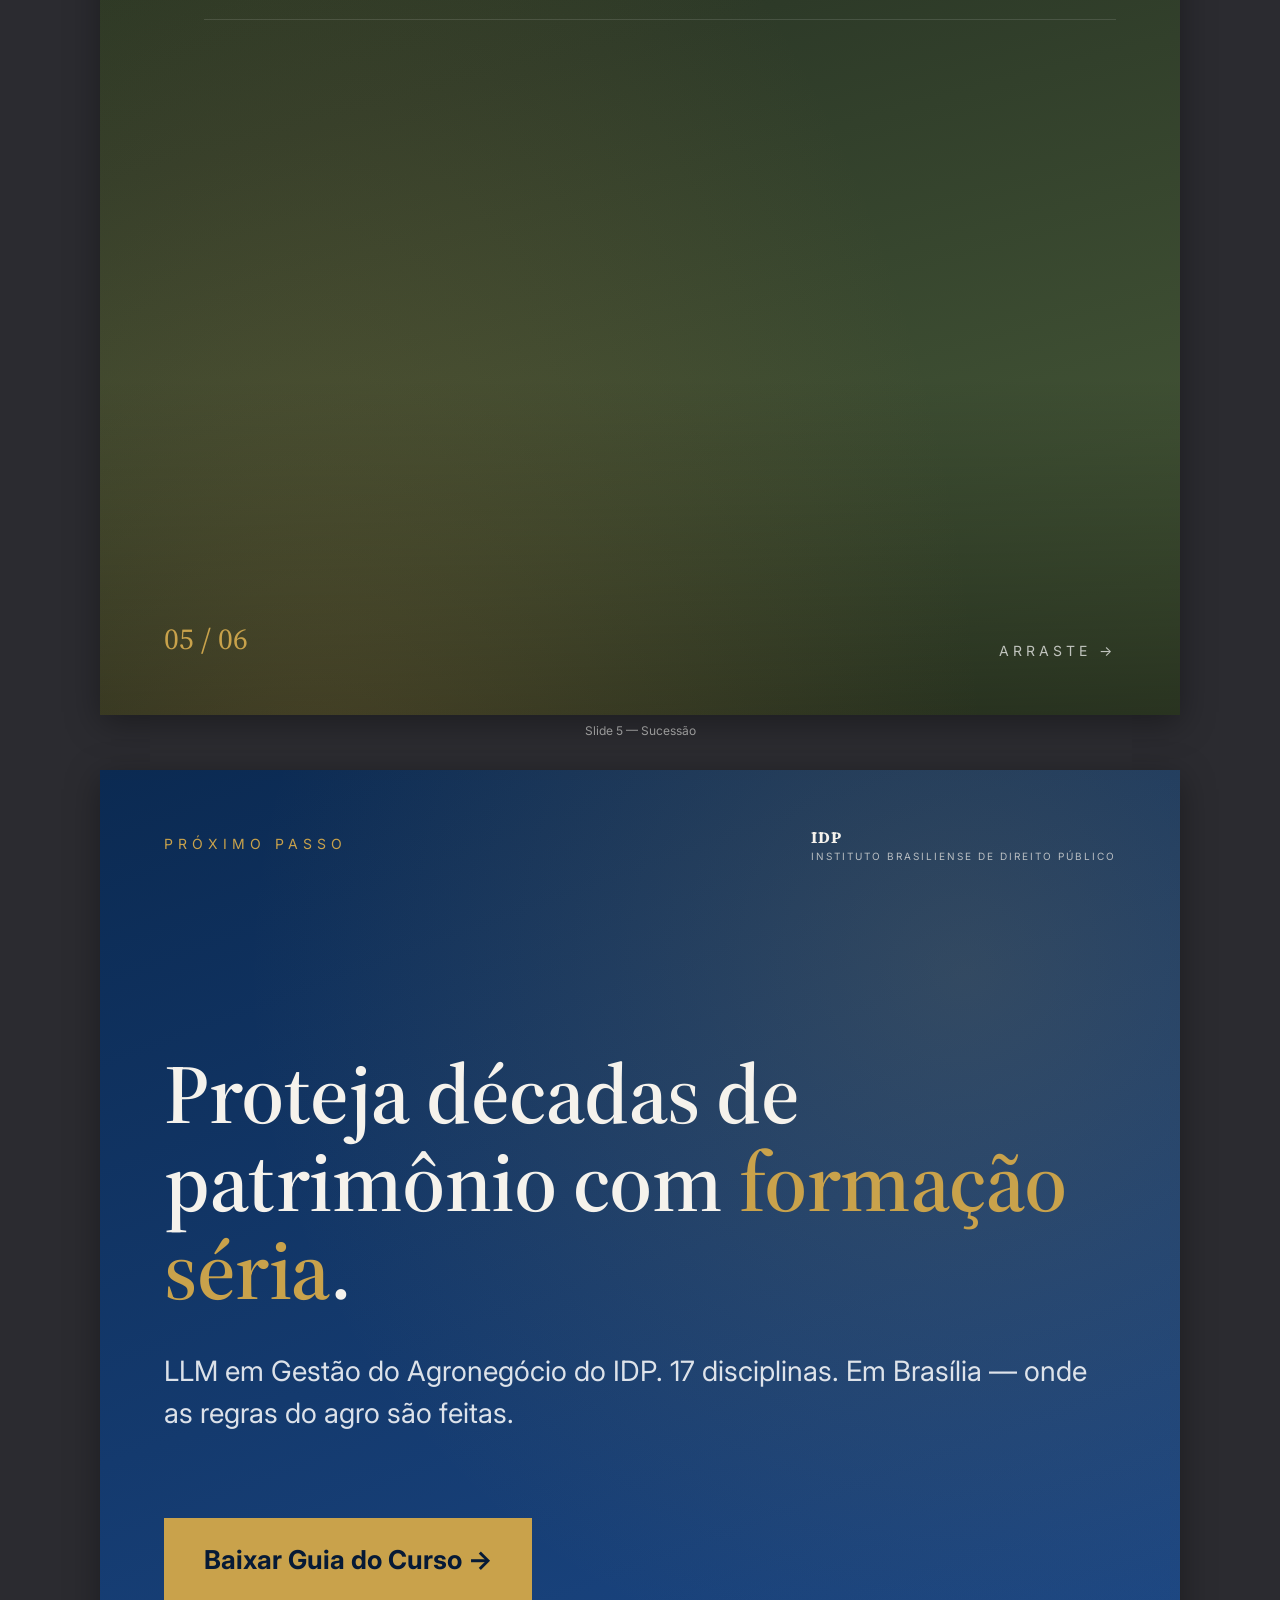
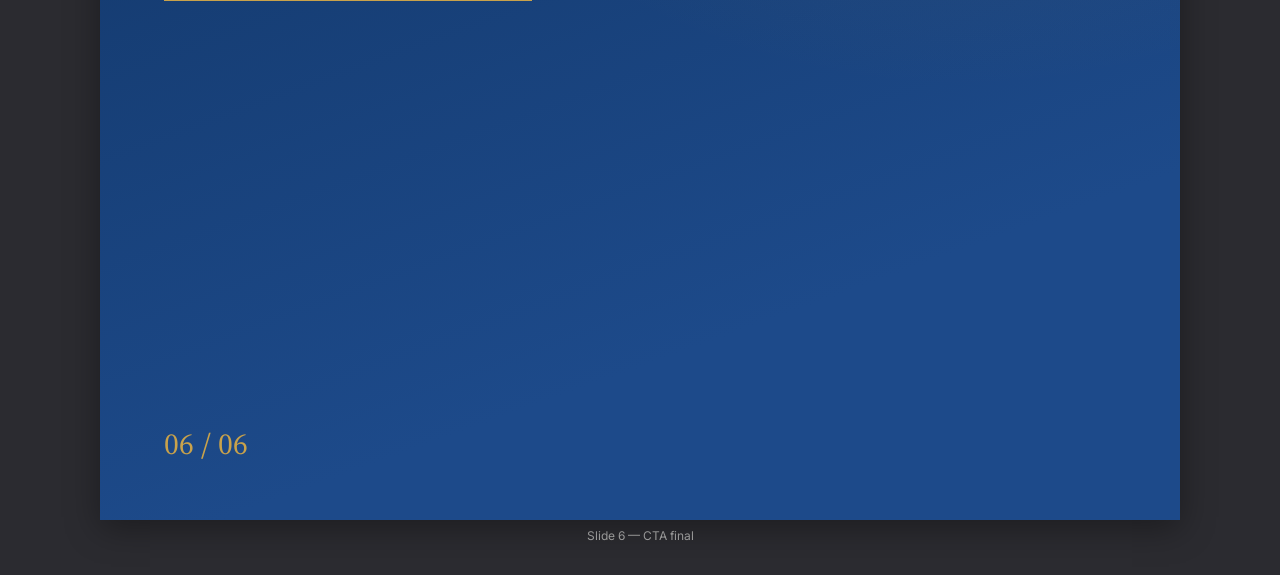
<file: criativos/html/carrossel-carlos.html>
<!DOCTYPE html>
<html lang="pt-BR">
<head>
<meta charset="UTF-8">
<title>Carrossel Instagram — Carlos</title>
<link href="https://fonts.googleapis.com/css2?family=Inter:wght@300;400;500;600;700&family=Source+Serif+Pro:wght@400;600;700&display=swap" rel="stylesheet">
<link rel="stylesheet" href="_styles.css">
<style>
  .slide {
    width: 1080px; height: 1350px;
    position: relative;
    color: var(--off-white);
    background: linear-gradient(165deg, #1a2a18 0%, #2d3a28 50%, #4a5d3a 100%);
  }
  .slide::after {
    content: "";
    position: absolute; inset: 0;
    background:
      radial-gradient(ellipse at 20% 110%, rgba(168,122,62,0.25), transparent 55%),
      linear-gradient(180deg, rgba(0,0,0,0.3), transparent 25%, transparent 75%, rgba(0,0,0,0.45));
    pointer-events: none;
  }
  .slide .top {
    position: absolute; top: 56px; left: 64px; right: 64px;
    display: flex; justify-content: space-between; align-items: center; z-index: 2;
  }
  .slide .tag {
    font-size: 14px; letter-spacing: 5px; text-transform: uppercase;
    color: var(--idp-gold);
  }
  .slide .body {
    position: absolute; left: 64px; right: 64px; top: 260px; z-index: 2;
  }
  .slide h1 {
    font-family: 'Source Serif Pro', Georgia, serif;
    font-weight: 600;
    font-size: 84px;
    line-height: 1.05;
    margin: 0;
    letter-spacing: -0.5px;
  }
  .slide h1 em { color: var(--idp-gold); font-style: normal; }
  .slide p.sub {
    font-size: 28px; line-height: 1.5;
    color: rgba(255,255,255,0.85);
    margin-top: 36px;
  }
  .slide .pageno {
    position: absolute; bottom: 56px; left: 64px; z-index: 2;
    font-family: 'Source Serif Pro', Georgia, serif;
    font-size: 30px; color: var(--idp-gold);
  }
  .slide .swipe {
    position: absolute; bottom: 56px; right: 64px; z-index: 2;
    font-size: 14px; letter-spacing: 4px; text-transform: uppercase;
    color: rgba(255,255,255,0.7);
  }
  .slide .bullets {
    margin-top: 56px;
    display: flex; flex-direction: column; gap: 28px;
  }
  .slide .bullets li {
    list-style: none;
    display: flex; gap: 22px;
    font-size: 30px; line-height: 1.4;
    border-bottom: 1px solid rgba(255,255,255,0.12);
    padding-bottom: 22px;
  }
  .slide .bullets li::before {
    content: "—";
    color: var(--idp-gold);
    font-family: 'Source Serif Pro', Georgia, serif;
    flex-shrink: 0;
  }

  .slide.final {
    background: linear-gradient(160deg, #0b2a52, #1d4a8a 80%);
  }
  .slide.final::after {
    background:
      radial-gradient(circle at 80% 15%, rgba(201,162,75,0.18), transparent 50%);
  }
  .cta-final {
    display: inline-block;
    background: var(--idp-gold);
    color: var(--idp-blue-deep);
    font-weight: 700;
    padding: 26px 40px;
    font-size: 26px;
    margin-top: 56px;
  }
</style>
</head>
<body>

<div class="gallery">
  <h2>Carrossel Instagram — Carlos · “O que a faculdade não te ensinou”</h2>

  <!-- Slide 1 -->
  <div class="frame-wrap">
    <div class="frame slide">
      <div class="top">
        <span class="tag">Patrimônio rural</span>
        <span class="idp-logo">IDP<small>INSTITUTO BRASILIENSE DE DIREITO PÚBLICO</small></span>
      </div>
      <div class="body" style="top:340px;">
        <h1>O que sua faculdade de Direito <em>não te ensinou</em> sobre patrimônio rural.</h1>
        <p class="sub">Cinco temas que a graduação não cobre — e que sua família precisa que você domine.</p>
      </div>
      <div class="pageno">01 / 06</div>
      <div class="swipe">Arraste →</div>
    </div>
    <div class="spec">Slide 1 — Capa</div>
  </div>

  <!-- Slide 2 -->
  <div class="frame-wrap">
    <div class="frame slide">
      <div class="top">
        <span class="tag">Tópico 01 · Estruturas</span>
        <span class="idp-logo">IDP<small>INSTITUTO BRASILIENSE DE DIREITO PÚBLICO</small></span>
      </div>
      <div class="body">
        <h1><em>Holding rural</em><br>quando faz sentido.</h1>
        <ul class="bullets">
          <li>Riscos tributários da integralização de imóveis</li>
          <li>Armadilhas do ITBI rural e do ITR</li>
          <li>Quando holding protege e quando expõe</li>
        </ul>
      </div>
      <div class="pageno">02 / 06</div>
      <div class="swipe">Arraste →</div>
    </div>
    <div class="spec">Slide 2 — Holding rural</div>
  </div>

  <!-- Slide 3 -->
  <div class="frame-wrap">
    <div class="frame slide">
      <div class="top">
        <span class="tag">Tópico 02 · Tributação</span>
        <span class="idp-logo">IDP<small>INSTITUTO BRASILIENSE DE DIREITO PÚBLICO</small></span>
      </div>
      <div class="body">
        <h1><em>ITR, ITBI</em><br>e a janela tributária.</h1>
        <p class="sub">A reforma tributária está mudando o desenho de estruturação patrimonial rural. Quem age antes paga menos.</p>
      </div>
      <div class="pageno">03 / 06</div>
      <div class="swipe">Arraste →</div>
    </div>
    <div class="spec">Slide 3 — Janela tributária</div>
  </div>

  <!-- Slide 4 -->
  <div class="frame-wrap">
    <div class="frame slide">
      <div class="top">
        <span class="tag">Tópico 03 · Regularização</span>
        <span class="idp-logo">IDP<small>INSTITUTO BRASILIENSE DE DIREITO PÚBLICO</small></span>
      </div>
      <div class="body">
        <h1><em>CAR, registro</em><br>e responsabilidade ambiental.</h1>
        <p class="sub">Regularização fundiária, Código Florestal e o impacto direto na avaliação patrimonial e no acesso a crédito.</p>
      </div>
      <div class="pageno">04 / 06</div>
      <div class="swipe">Arraste →</div>
    </div>
    <div class="spec">Slide 4 — Regularização</div>
  </div>

  <!-- Slide 5 -->
  <div class="frame-wrap">
    <div class="frame slide">
      <div class="top">
        <span class="tag">Tópico 04 · Sucessão</span>
        <span class="idp-logo">IDP<small>INSTITUTO BRASILIENSE DE DIREITO PÚBLICO</small></span>
      </div>
      <div class="body">
        <h1><em>Planejamento sucessório.</em></h1>
        <ul class="bullets">
          <li>Doação em vida × partilha</li>
          <li>Proteção contra disputas familiares</li>
          <li>ITCMD e o custo de errar a sucessão</li>
        </ul>
      </div>
      <div class="pageno">05 / 06</div>
      <div class="swipe">Arraste →</div>
    </div>
    <div class="spec">Slide 5 — Sucessão</div>
  </div>

  <!-- Slide 6 -->
  <div class="frame-wrap">
    <div class="frame slide final">
      <div class="top">
        <span class="tag">Próximo passo</span>
        <span class="idp-logo">IDP<small>INSTITUTO BRASILIENSE DE DIREITO PÚBLICO</small></span>
      </div>
      <div class="body" style="top:280px;">
        <h1>Proteja décadas de patrimônio com <em>formação séria</em>.</h1>
        <p class="sub">LLM em Gestão do Agronegócio do IDP. 17 disciplinas. Em Brasília — onde as regras do agro são feitas.</p>
        <a class="cta-final">Baixar Guia do Curso →</a>
      </div>
      <div class="pageno">06 / 06</div>
    </div>
    <div class="spec">Slide 6 — CTA final</div>
  </div>

</div>
</body>
</html>
</file>
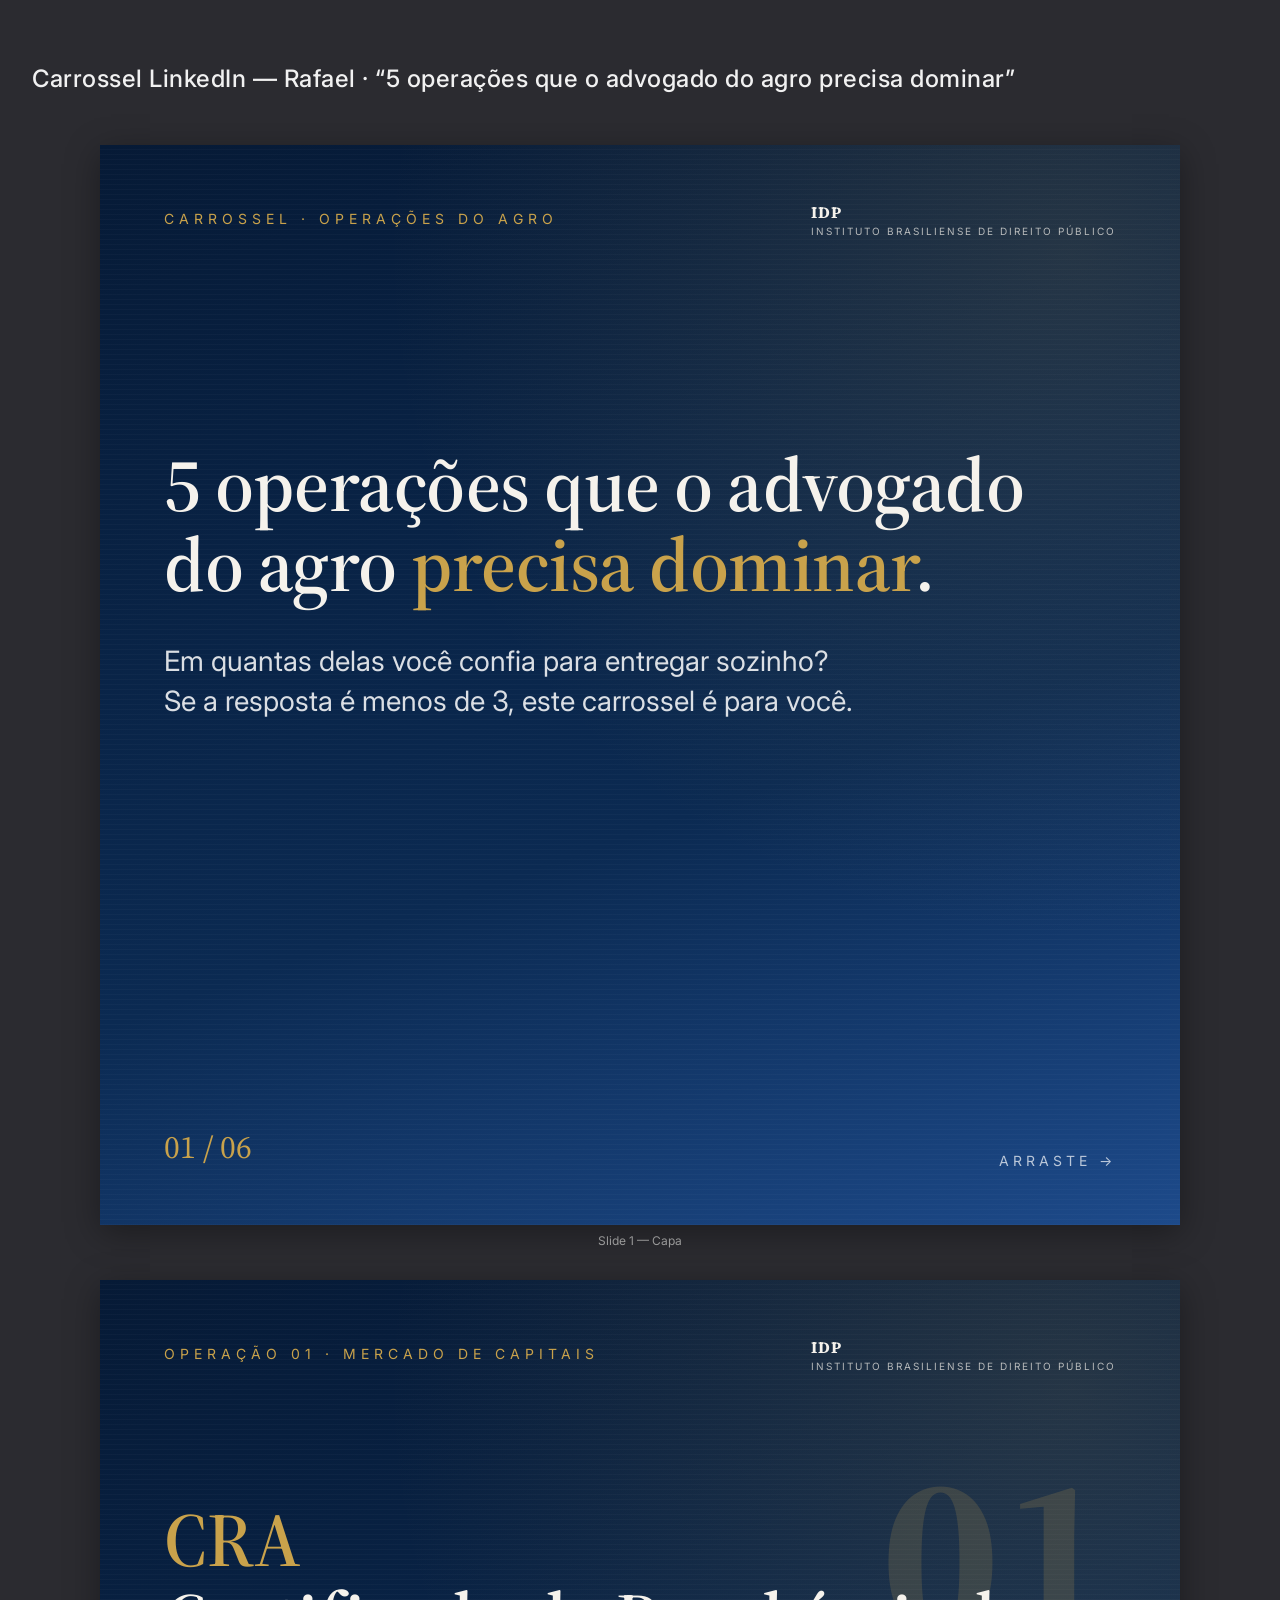
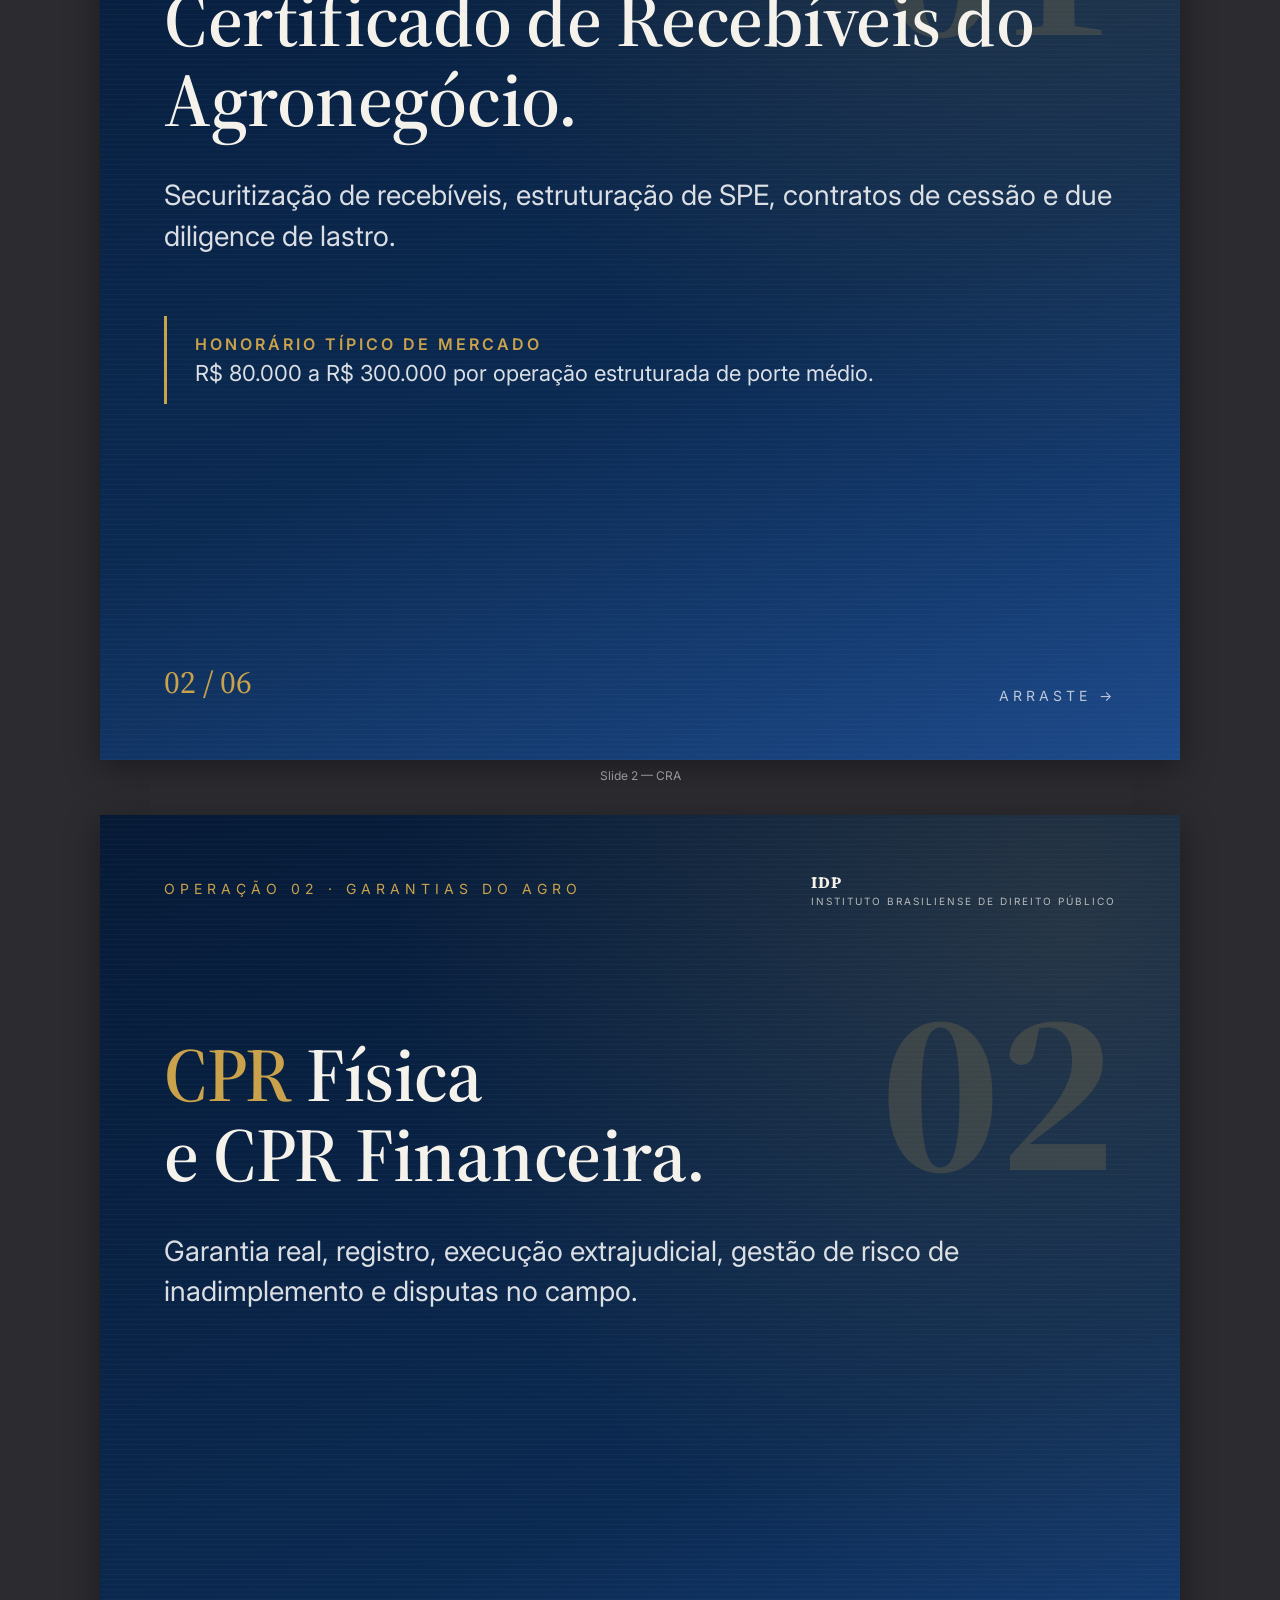
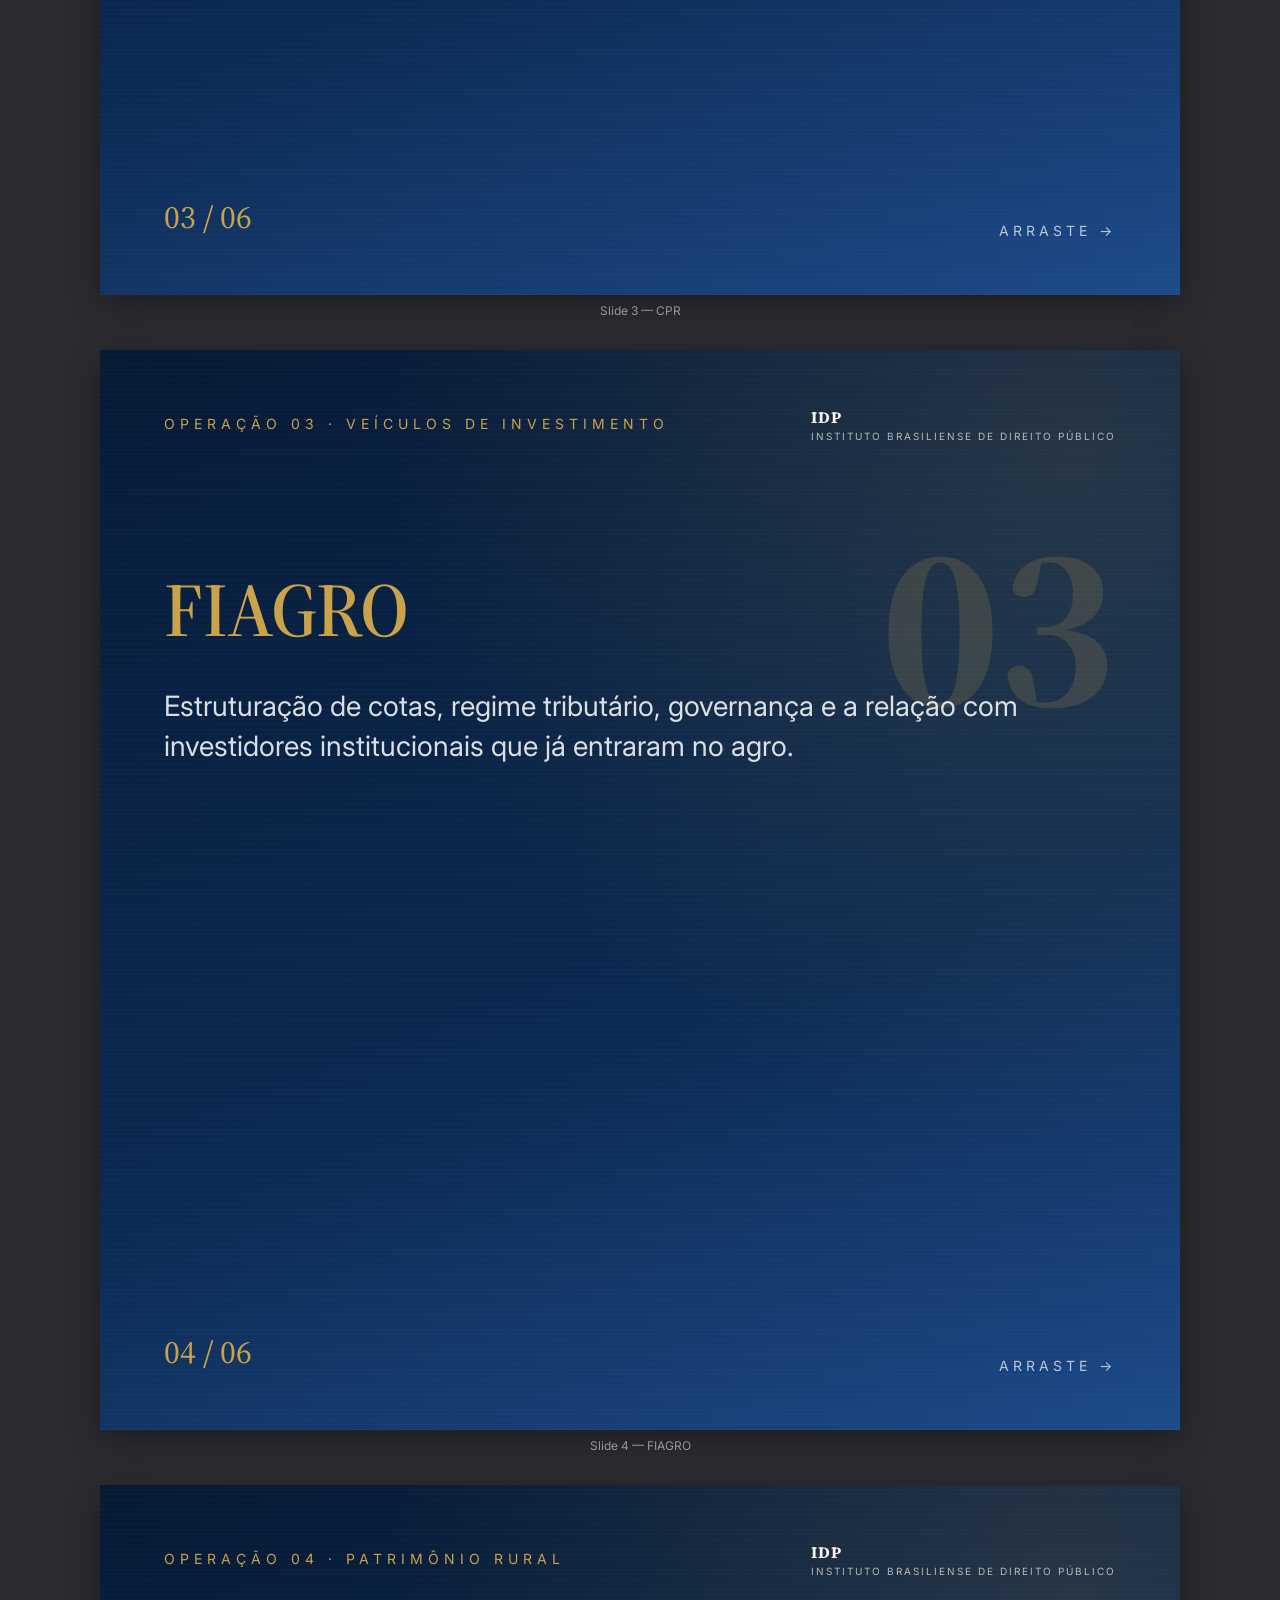
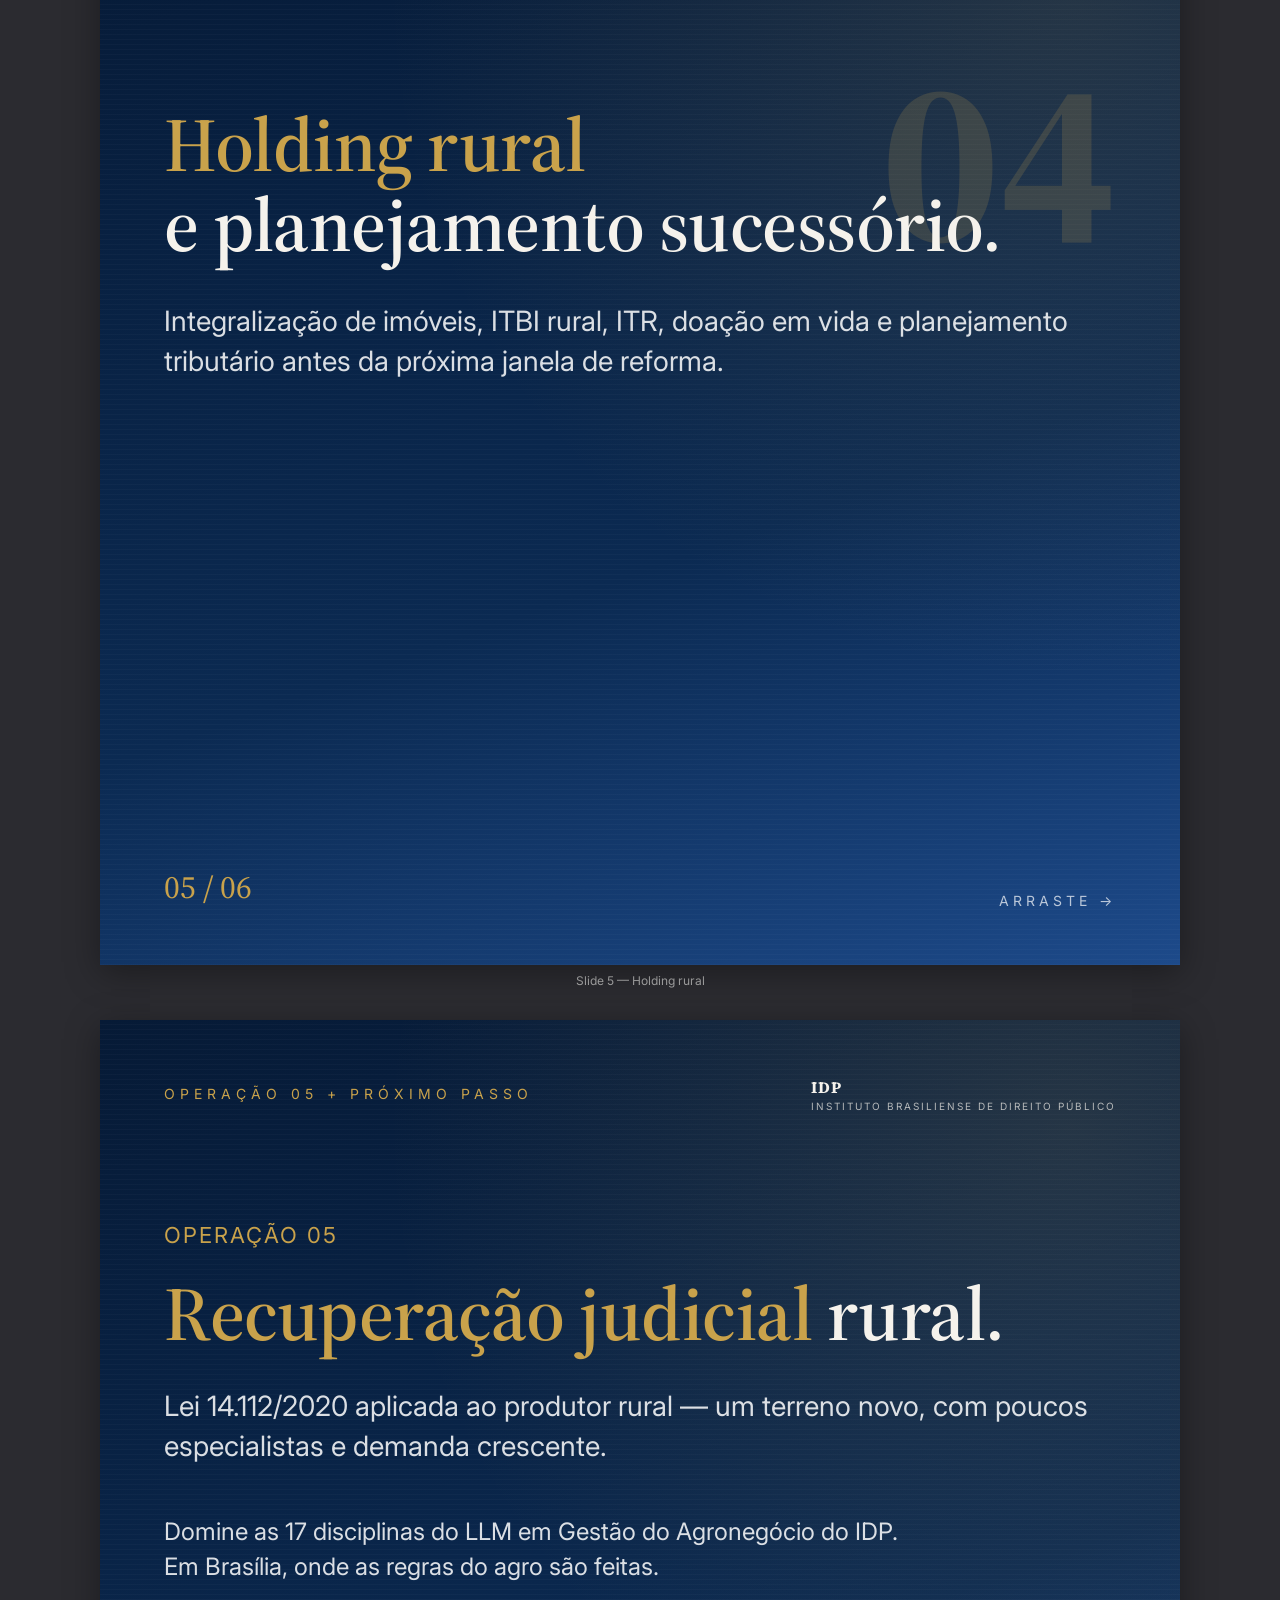
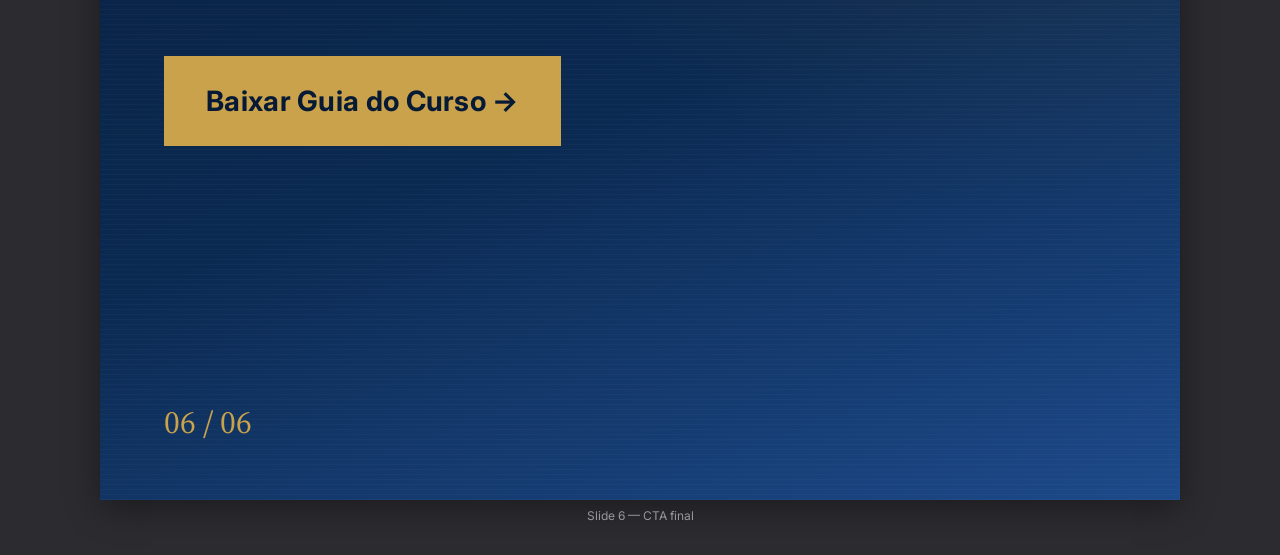
<file: criativos/html/carrossel-rafael.html>
<!DOCTYPE html>
<html lang="pt-BR">
<head>
<meta charset="UTF-8">
<title>Carrossel LinkedIn — Rafael (5 operações)</title>
<link href="https://fonts.googleapis.com/css2?family=Inter:wght@300;400;500;600;700&family=Source+Serif+Pro:wght@400;600;700&display=swap" rel="stylesheet">
<link rel="stylesheet" href="_styles.css">
<style>
  .slide {
    width: 1080px; height: 1080px;
    position: relative;
    color: var(--off-white);
    background: linear-gradient(160deg, var(--idp-blue-deep), var(--idp-blue) 60%, var(--idp-blue-accent));
  }
  .slide.cover::after,
  .slide::after {
    content: "";
    position: absolute; inset: 0;
    background:
      radial-gradient(circle at 90% 10%, rgba(201,162,75,0.15), transparent 50%),
      repeating-linear-gradient(0deg, rgba(255,255,255,0.025) 0 1px, transparent 1px 5px);
    pointer-events: none;
  }
  .slide .top {
    position: absolute; top: 56px; left: 64px; right: 64px;
    display: flex; justify-content: space-between; align-items: center; z-index: 2;
  }
  .slide .tag {
    font-size: 14px; letter-spacing: 5px; text-transform: uppercase;
    color: var(--idp-gold);
  }
  .slide .body {
    position: absolute; left: 64px; right: 64px; top: 220px; z-index: 2;
  }
  .slide h1 {
    font-family: 'Source Serif Pro', Georgia, serif;
    font-weight: 600;
    font-size: 76px;
    line-height: 1.05;
    margin: 0;
    letter-spacing: -0.5px;
  }
  .slide h1 em { color: var(--idp-gold); font-style: normal; }
  .slide p.sub {
    font-size: 28px; line-height: 1.45;
    color: rgba(255,255,255,0.85);
    margin-top: 36px;
  }
  .slide .pageno {
    position: absolute; bottom: 56px; left: 64px; z-index: 2;
    font-family: 'Source Serif Pro', Georgia, serif;
    font-size: 32px; color: var(--idp-gold);
  }
  .slide .swipe {
    position: absolute; bottom: 56px; right: 64px; z-index: 2;
    font-size: 14px; letter-spacing: 4px; text-transform: uppercase;
    color: rgba(255,255,255,0.7);
  }
  .slide .topic-num {
    font-family: 'Source Serif Pro', Georgia, serif;
    font-size: 230px; font-weight: 700;
    color: rgba(201,162,75,0.18);
    position: absolute; right: 64px; top: 160px;
    line-height: 1; z-index: 1;
  }
  .slide .honorario {
    margin-top: 60px;
    border-left: 3px solid var(--idp-gold);
    padding: 18px 0 18px 28px;
    font-size: 22px;
    color: rgba(255,255,255,0.85);
    max-width: 720px;
  }
  .slide .honorario strong { color: var(--idp-gold); font-weight: 600; display: block; font-size: 16px; letter-spacing: 3px; text-transform: uppercase; margin-bottom: 6px; }

  .slide.final {
    background: linear-gradient(160deg, #061a36 0%, #0b2a52 60%, #1d4a8a 100%);
  }
  .slide.final .cta-final {
    display: inline-block;
    background: var(--idp-gold);
    color: var(--idp-blue-deep);
    font-weight: 700;
    padding: 28px 42px;
    font-size: 28px;
    margin-top: 48px;
    letter-spacing: 0.3px;
  }
</style>
</head>
<body>

<div class="gallery">
  <h2>Carrossel LinkedIn — Rafael · “5 operações que o advogado do agro precisa dominar”</h2>

  <!-- Slide 1 - Capa -->
  <div class="frame-wrap">
    <div class="frame slide cover">
      <div class="top">
        <span class="tag">Carrossel · Operações do agro</span>
        <span class="idp-logo">IDP<small>INSTITUTO BRASILIENSE DE DIREITO PÚBLICO</small></span>
      </div>
      <div class="body" style="top:300px;">
        <h1>5 operações que o advogado do agro <em>precisa dominar</em>.</h1>
        <p class="sub">Em quantas delas você confia para entregar sozinho?<br>Se a resposta é menos de 3, este carrossel é para você.</p>
      </div>
      <div class="pageno">01 / 06</div>
      <div class="swipe">Arraste →</div>
    </div>
    <div class="spec">Slide 1 — Capa</div>
  </div>

  <!-- Slide 2 - CRA -->
  <div class="frame-wrap">
    <div class="frame slide">
      <div class="top">
        <span class="tag">Operação 01 · Mercado de capitais</span>
        <span class="idp-logo">IDP<small>INSTITUTO BRASILIENSE DE DIREITO PÚBLICO</small></span>
      </div>
      <div class="topic-num">01</div>
      <div class="body">
        <h1><em>CRA</em><br>Certificado de Recebíveis do Agronegócio.</h1>
        <p class="sub">Securitização de recebíveis, estruturação de SPE, contratos de cessão e due diligence de lastro.</p>
        <div class="honorario"><strong>Honorário típico de mercado</strong>R$ 80.000 a R$ 300.000 por operação estruturada de porte médio.</div>
      </div>
      <div class="pageno">02 / 06</div>
      <div class="swipe">Arraste →</div>
    </div>
    <div class="spec">Slide 2 — CRA</div>
  </div>

  <!-- Slide 3 - CPR -->
  <div class="frame-wrap">
    <div class="frame slide">
      <div class="top">
        <span class="tag">Operação 02 · Garantias do agro</span>
        <span class="idp-logo">IDP<small>INSTITUTO BRASILIENSE DE DIREITO PÚBLICO</small></span>
      </div>
      <div class="topic-num">02</div>
      <div class="body">
        <h1><em>CPR</em> Física<br>e CPR Financeira.</h1>
        <p class="sub">Garantia real, registro, execução extrajudicial, gestão de risco de inadimplemento e disputas no campo.</p>
      </div>
      <div class="pageno">03 / 06</div>
      <div class="swipe">Arraste →</div>
    </div>
    <div class="spec">Slide 3 — CPR</div>
  </div>

  <!-- Slide 4 - FIAGRO -->
  <div class="frame-wrap">
    <div class="frame slide">
      <div class="top">
        <span class="tag">Operação 03 · Veículos de investimento</span>
        <span class="idp-logo">IDP<small>INSTITUTO BRASILIENSE DE DIREITO PÚBLICO</small></span>
      </div>
      <div class="topic-num">03</div>
      <div class="body">
        <h1><em>FIAGRO</em></h1>
        <p class="sub">Estruturação de cotas, regime tributário, governança e a relação com investidores institucionais que já entraram no agro.</p>
      </div>
      <div class="pageno">04 / 06</div>
      <div class="swipe">Arraste →</div>
    </div>
    <div class="spec">Slide 4 — FIAGRO</div>
  </div>

  <!-- Slide 5 - Holding -->
  <div class="frame-wrap">
    <div class="frame slide">
      <div class="top">
        <span class="tag">Operação 04 · Patrimônio rural</span>
        <span class="idp-logo">IDP<small>INSTITUTO BRASILIENSE DE DIREITO PÚBLICO</small></span>
      </div>
      <div class="topic-num">04</div>
      <div class="body">
        <h1><em>Holding rural</em><br>e planejamento sucessório.</h1>
        <p class="sub">Integralização de imóveis, ITBI rural, ITR, doação em vida e planejamento tributário antes da próxima janela de reforma.</p>
      </div>
      <div class="pageno">05 / 06</div>
      <div class="swipe">Arraste →</div>
    </div>
    <div class="spec">Slide 5 — Holding rural</div>
  </div>

  <!-- Slide 6 - Final + CTA -->
  <div class="frame-wrap">
    <div class="frame slide final">
      <div class="top">
        <span class="tag">Operação 05 + Próximo passo</span>
        <span class="idp-logo">IDP<small>INSTITUTO BRASILIENSE DE DIREITO PÚBLICO</small></span>
      </div>
      <div class="body" style="top:200px;">
        <p class="sub" style="margin-top:0; font-size:22px; letter-spacing:2px; text-transform:uppercase; color: var(--idp-gold);">Operação 05</p>
        <h1 style="margin-top:12px;"><em>Recuperação judicial</em> rural.</h1>
        <p class="sub" style="margin-top:32px;">Lei 14.112/2020 aplicada ao produtor rural — um terreno novo, com poucos especialistas e demanda crescente.</p>
        <p class="sub" style="margin-top:48px; font-size:24px;">Domine as 17 disciplinas do LLM em Gestão do Agronegócio do IDP.<br>Em Brasília, onde as regras do agro são feitas.</p>
        <a class="cta-final">Baixar Guia do Curso →</a>
      </div>
      <div class="pageno">06 / 06</div>
    </div>
    <div class="spec">Slide 6 — CTA final</div>
  </div>

</div>
</body>
</html>
</file>
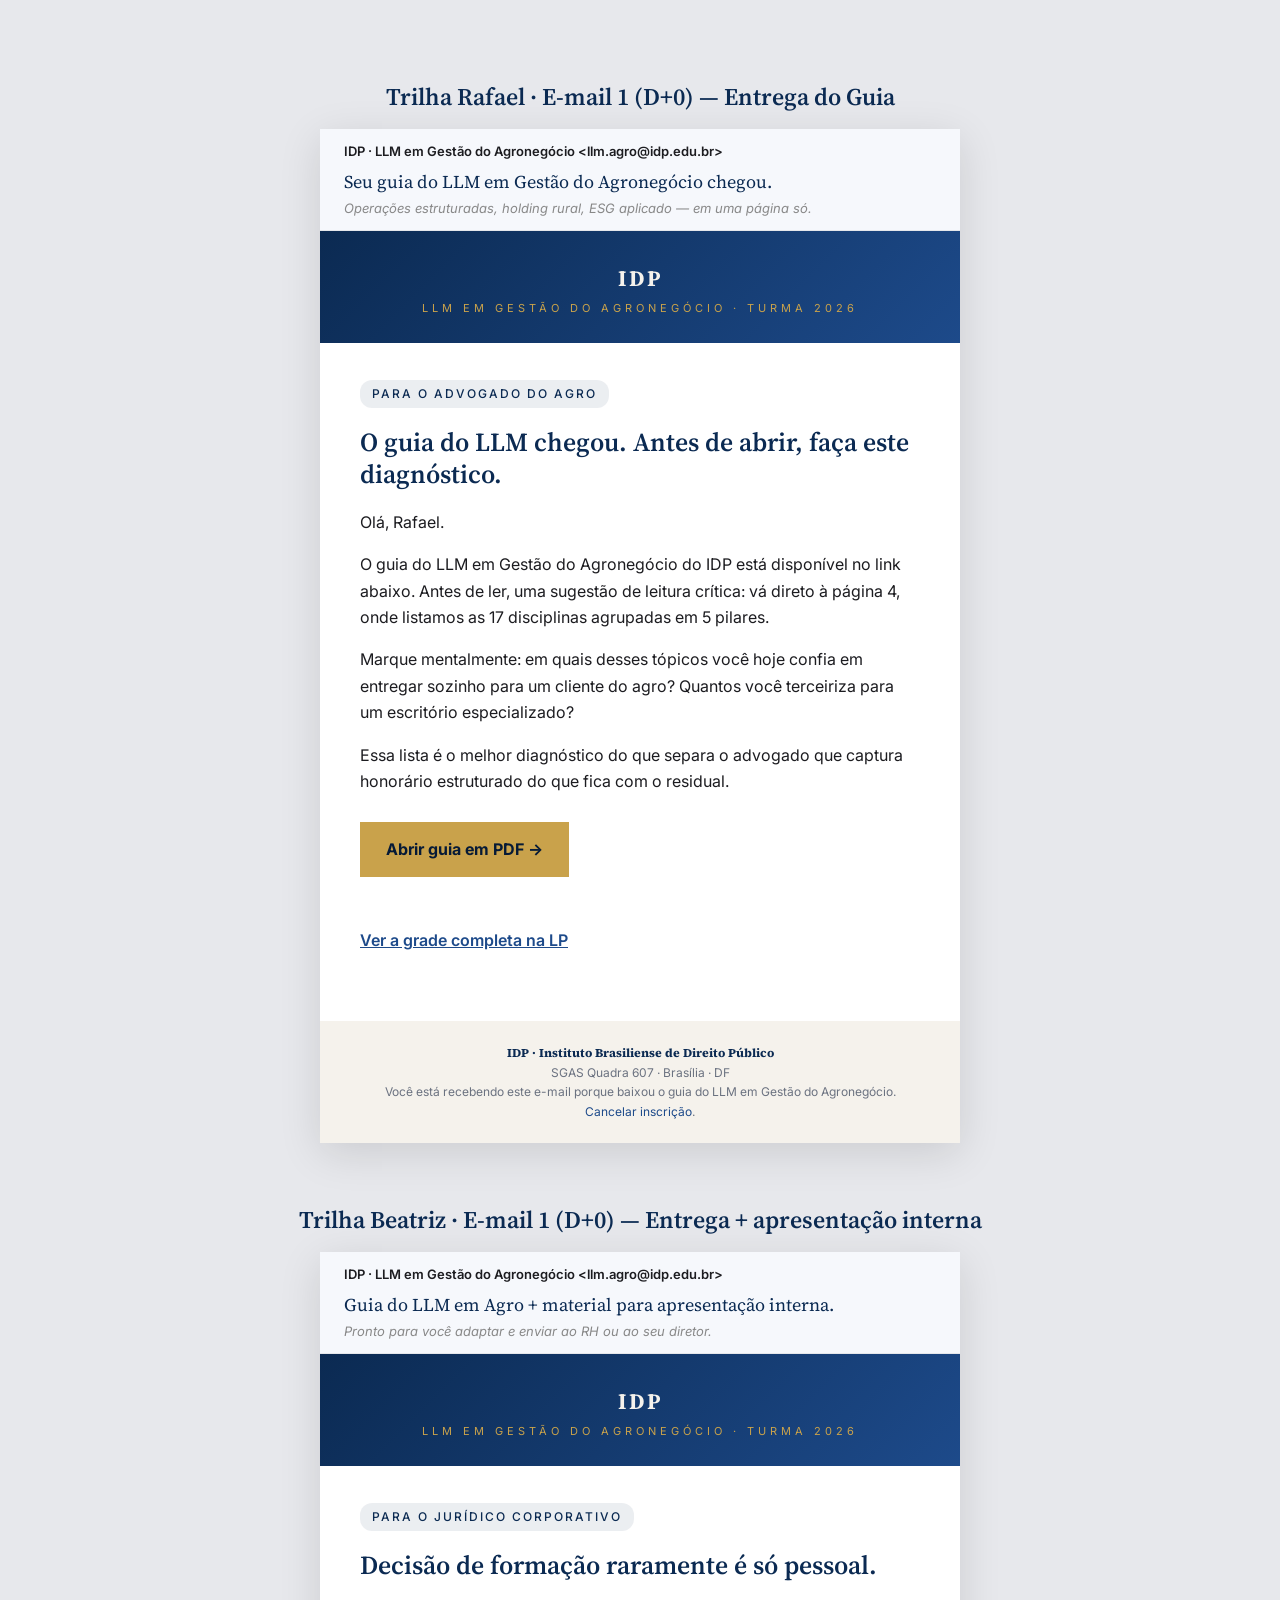
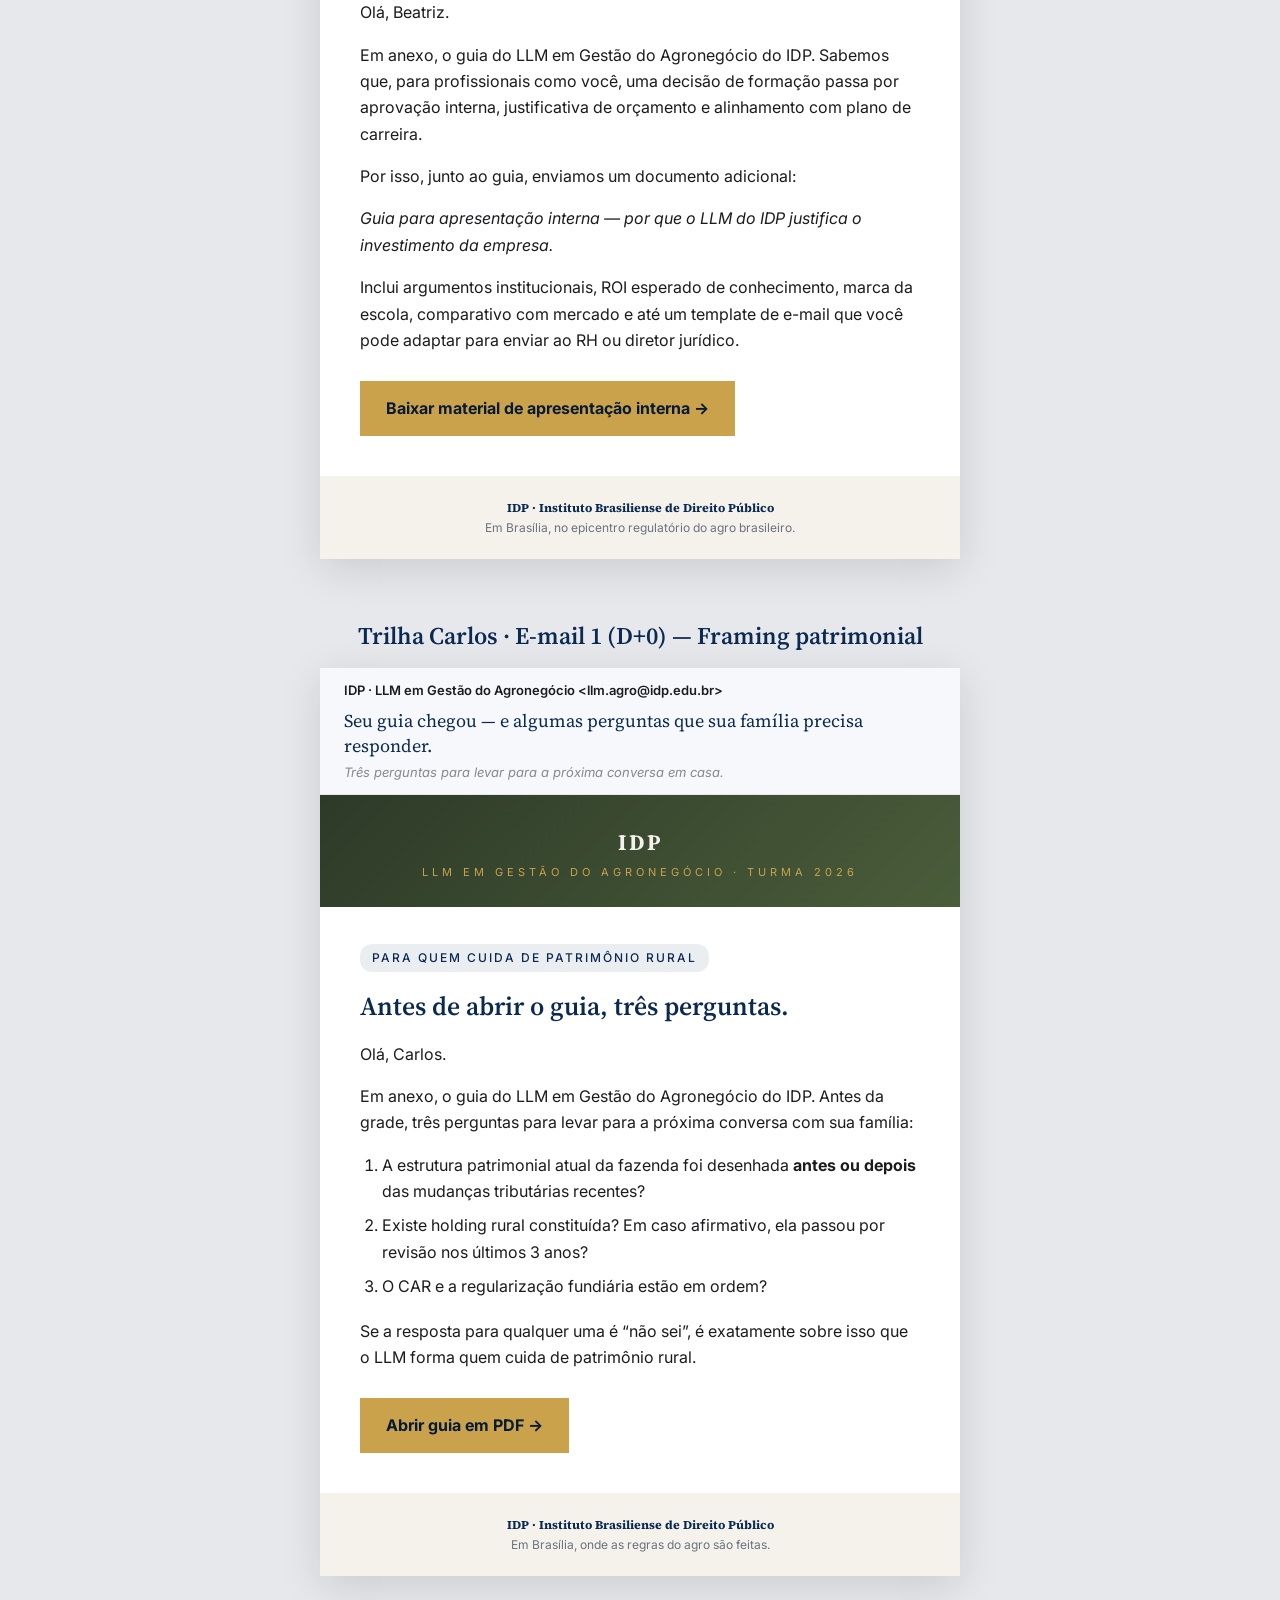
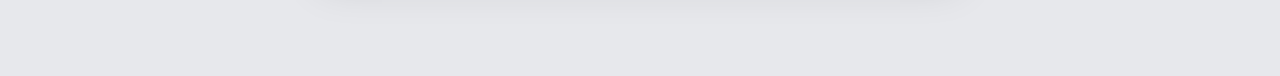
<file: criativos/html/email-mockup.html>
<!DOCTYPE html>
<html lang="pt-BR">
<head>
<meta charset="UTF-8">
<title>E-mail Marketing — Mockups por Persona</title>
<link href="https://fonts.googleapis.com/css2?family=Inter:wght@300;400;500;600;700&family=Source+Serif+Pro:wght@400;600;700&display=swap" rel="stylesheet">
<style>
  body {
    margin: 0; padding: 40px;
    background: #e7e8ec;
    font-family: 'Inter', Arial, sans-serif;
    color: #1c1c20;
  }
  h2 {
    font-family: 'Source Serif Pro', Georgia, serif;
    font-weight: 600;
    color: #0b2a52;
    margin: 40px 0 16px 0;
    text-align: center;
  }
  .email-wrap {
    max-width: 640px;
    margin: 0 auto 60px;
    background: #fff;
    box-shadow: 0 10px 40px rgba(0,0,0,0.12);
    overflow: hidden;
  }
  .gmail-bar {
    background: #f6f8fc;
    padding: 14px 24px;
    font-size: 13px;
    color: #555;
    border-bottom: 1px solid #e5e7eb;
    display: flex; flex-direction: column; gap: 6px;
  }
  .gmail-bar .from { font-weight: 600; color: #1c1c20; }
  .gmail-bar .subject {
    font-family: 'Source Serif Pro', serif;
    font-size: 18px; color: #0b2a52; margin-top: 4px;
  }
  .gmail-bar .preheader { color: #888; font-style: italic; }
  .email-hero {
    background: linear-gradient(135deg, #0b2a52, #1d4a8a);
    color: #f5f2ec;
    padding: 32px 32px 28px 32px;
    text-align: center;
  }
  .email-hero .logo {
    font-family: 'Source Serif Pro', serif;
    font-weight: 700; font-size: 22px; letter-spacing: 3px;
  }
  .email-hero .tag {
    font-size: 11px; letter-spacing: 4px; text-transform: uppercase;
    color: #c9a24b; margin-top: 8px;
  }
  .email-body {
    padding: 36px 40px 32px 40px;
    font-size: 16px;
    line-height: 1.65;
    color: #1c1c20;
  }
  .email-body h1 {
    font-family: 'Source Serif Pro', serif;
    font-weight: 600;
    font-size: 26px;
    line-height: 1.25;
    color: #0b2a52;
    margin: 0 0 18px 0;
  }
  .email-body p { margin: 0 0 16px 0; }
  .email-body ol { padding-left: 22px; margin: 12px 0 18px 0; }
  .email-body ol li { margin-bottom: 8px; }
  .email-cta {
    display: inline-block;
    background: #c9a24b;
    color: #061a36;
    padding: 14px 26px;
    font-weight: 700;
    text-decoration: none;
    margin: 12px 0 8px 0;
  }
  .email-cta.secondary {
    background: transparent; color: #1d4a8a;
    padding: 12px 0; font-weight: 600; text-decoration: underline;
  }
  .email-footer {
    background: #f5f2ec;
    padding: 22px 40px;
    font-size: 12px;
    color: #6b7280;
    text-align: center;
    line-height: 1.6;
  }
  .email-footer strong { color: #0b2a52; font-family: 'Source Serif Pro', serif; }
  .pill {
    display: inline-block; background: rgba(11,42,82,0.08);
    color: #0b2a52; padding: 4px 12px; font-size: 12px;
    border-radius: 12px; letter-spacing: 2px; text-transform: uppercase;
    font-weight: 500;
  }
</style>
</head>
<body>

<h2>Trilha Rafael · E-mail 1 (D+0) — Entrega do Guia</h2>
<div class="email-wrap">
  <div class="gmail-bar">
    <div class="from">IDP · LLM em Gestão do Agronegócio &lt;llm.agro@idp.edu.br&gt;</div>
    <div class="subject">Seu guia do LLM em Gestão do Agronegócio chegou.</div>
    <div class="preheader">Operações estruturadas, holding rural, ESG aplicado — em uma página só.</div>
  </div>
  <div class="email-hero">
    <div class="logo">IDP</div>
    <div class="tag">LLM EM GESTÃO DO AGRONEGÓCIO · TURMA 2026</div>
  </div>
  <div class="email-body">
    <div class="pill">PARA O ADVOGADO DO AGRO</div>
    <h1 style="margin-top:18px;">O guia do LLM chegou. Antes de abrir, faça este diagnóstico.</h1>
    <p>Olá, Rafael.</p>
    <p>O guia do LLM em Gestão do Agronegócio do IDP está disponível no link abaixo. Antes de ler, uma sugestão de leitura crítica: vá direto à página 4, onde listamos as 17 disciplinas agrupadas em 5 pilares.</p>
    <p>Marque mentalmente: em quais desses tópicos você hoje confia em entregar sozinho para um cliente do agro? Quantos você terceiriza para um escritório especializado?</p>
    <p>Essa lista é o melhor diagnóstico do que separa o advogado que captura honorário estruturado do que fica com o residual.</p>
    <a class="email-cta">Abrir guia em PDF →</a>
    <p style="margin-top:18px;"><a class="email-cta secondary">Ver a grade completa na LP</a></p>
  </div>
  <div class="email-footer">
    <strong>IDP · Instituto Brasiliense de Direito Público</strong><br>
    SGAS Quadra 607 · Brasília · DF<br>
    Você está recebendo este e-mail porque baixou o guia do LLM em Gestão do Agronegócio. <a style="color:#1d4a8a;">Cancelar inscrição</a>.
  </div>
</div>

<h2>Trilha Beatriz · E-mail 1 (D+0) — Entrega + apresentação interna</h2>
<div class="email-wrap">
  <div class="gmail-bar">
    <div class="from">IDP · LLM em Gestão do Agronegócio &lt;llm.agro@idp.edu.br&gt;</div>
    <div class="subject">Guia do LLM em Agro + material para apresentação interna.</div>
    <div class="preheader">Pronto para você adaptar e enviar ao RH ou ao seu diretor.</div>
  </div>
  <div class="email-hero">
    <div class="logo">IDP</div>
    <div class="tag">LLM EM GESTÃO DO AGRONEGÓCIO · TURMA 2026</div>
  </div>
  <div class="email-body">
    <div class="pill">PARA O JURÍDICO CORPORATIVO</div>
    <h1 style="margin-top:18px;">Decisão de formação raramente é só pessoal.</h1>
    <p>Olá, Beatriz.</p>
    <p>Em anexo, o guia do LLM em Gestão do Agronegócio do IDP. Sabemos que, para profissionais como você, uma decisão de formação passa por aprovação interna, justificativa de orçamento e alinhamento com plano de carreira.</p>
    <p>Por isso, junto ao guia, enviamos um documento adicional:</p>
    <p><em>Guia para apresentação interna — por que o LLM do IDP justifica o investimento da empresa.</em></p>
    <p>Inclui argumentos institucionais, ROI esperado de conhecimento, marca da escola, comparativo com mercado e até um template de e-mail que você pode adaptar para enviar ao RH ou diretor jurídico.</p>
    <a class="email-cta">Baixar material de apresentação interna →</a>
  </div>
  <div class="email-footer">
    <strong>IDP · Instituto Brasiliense de Direito Público</strong><br>
    Em Brasília, no epicentro regulatório do agro brasileiro.
  </div>
</div>

<h2>Trilha Carlos · E-mail 1 (D+0) — Framing patrimonial</h2>
<div class="email-wrap">
  <div class="gmail-bar">
    <div class="from">IDP · LLM em Gestão do Agronegócio &lt;llm.agro@idp.edu.br&gt;</div>
    <div class="subject">Seu guia chegou — e algumas perguntas que sua família precisa responder.</div>
    <div class="preheader">Três perguntas para levar para a próxima conversa em casa.</div>
  </div>
  <div class="email-hero" style="background: linear-gradient(135deg,#2d3a28,#4a5d3a);">
    <div class="logo">IDP</div>
    <div class="tag">LLM EM GESTÃO DO AGRONEGÓCIO · TURMA 2026</div>
  </div>
  <div class="email-body">
    <div class="pill">PARA QUEM CUIDA DE PATRIMÔNIO RURAL</div>
    <h1 style="margin-top:18px;">Antes de abrir o guia, três perguntas.</h1>
    <p>Olá, Carlos.</p>
    <p>Em anexo, o guia do LLM em Gestão do Agronegócio do IDP. Antes da grade, três perguntas para levar para a próxima conversa com sua família:</p>
    <ol>
      <li>A estrutura patrimonial atual da fazenda foi desenhada <strong>antes ou depois</strong> das mudanças tributárias recentes?</li>
      <li>Existe holding rural constituída? Em caso afirmativo, ela passou por revisão nos últimos 3 anos?</li>
      <li>O CAR e a regularização fundiária estão em ordem?</li>
    </ol>
    <p>Se a resposta para qualquer uma é “não sei”, é exatamente sobre isso que o LLM forma quem cuida de patrimônio rural.</p>
    <a class="email-cta">Abrir guia em PDF →</a>
  </div>
  <div class="email-footer">
    <strong>IDP · Instituto Brasiliense de Direito Público</strong><br>
    Em Brasília, onde as regras do agro são feitas.
  </div>
</div>

</body>
</html>
</file>
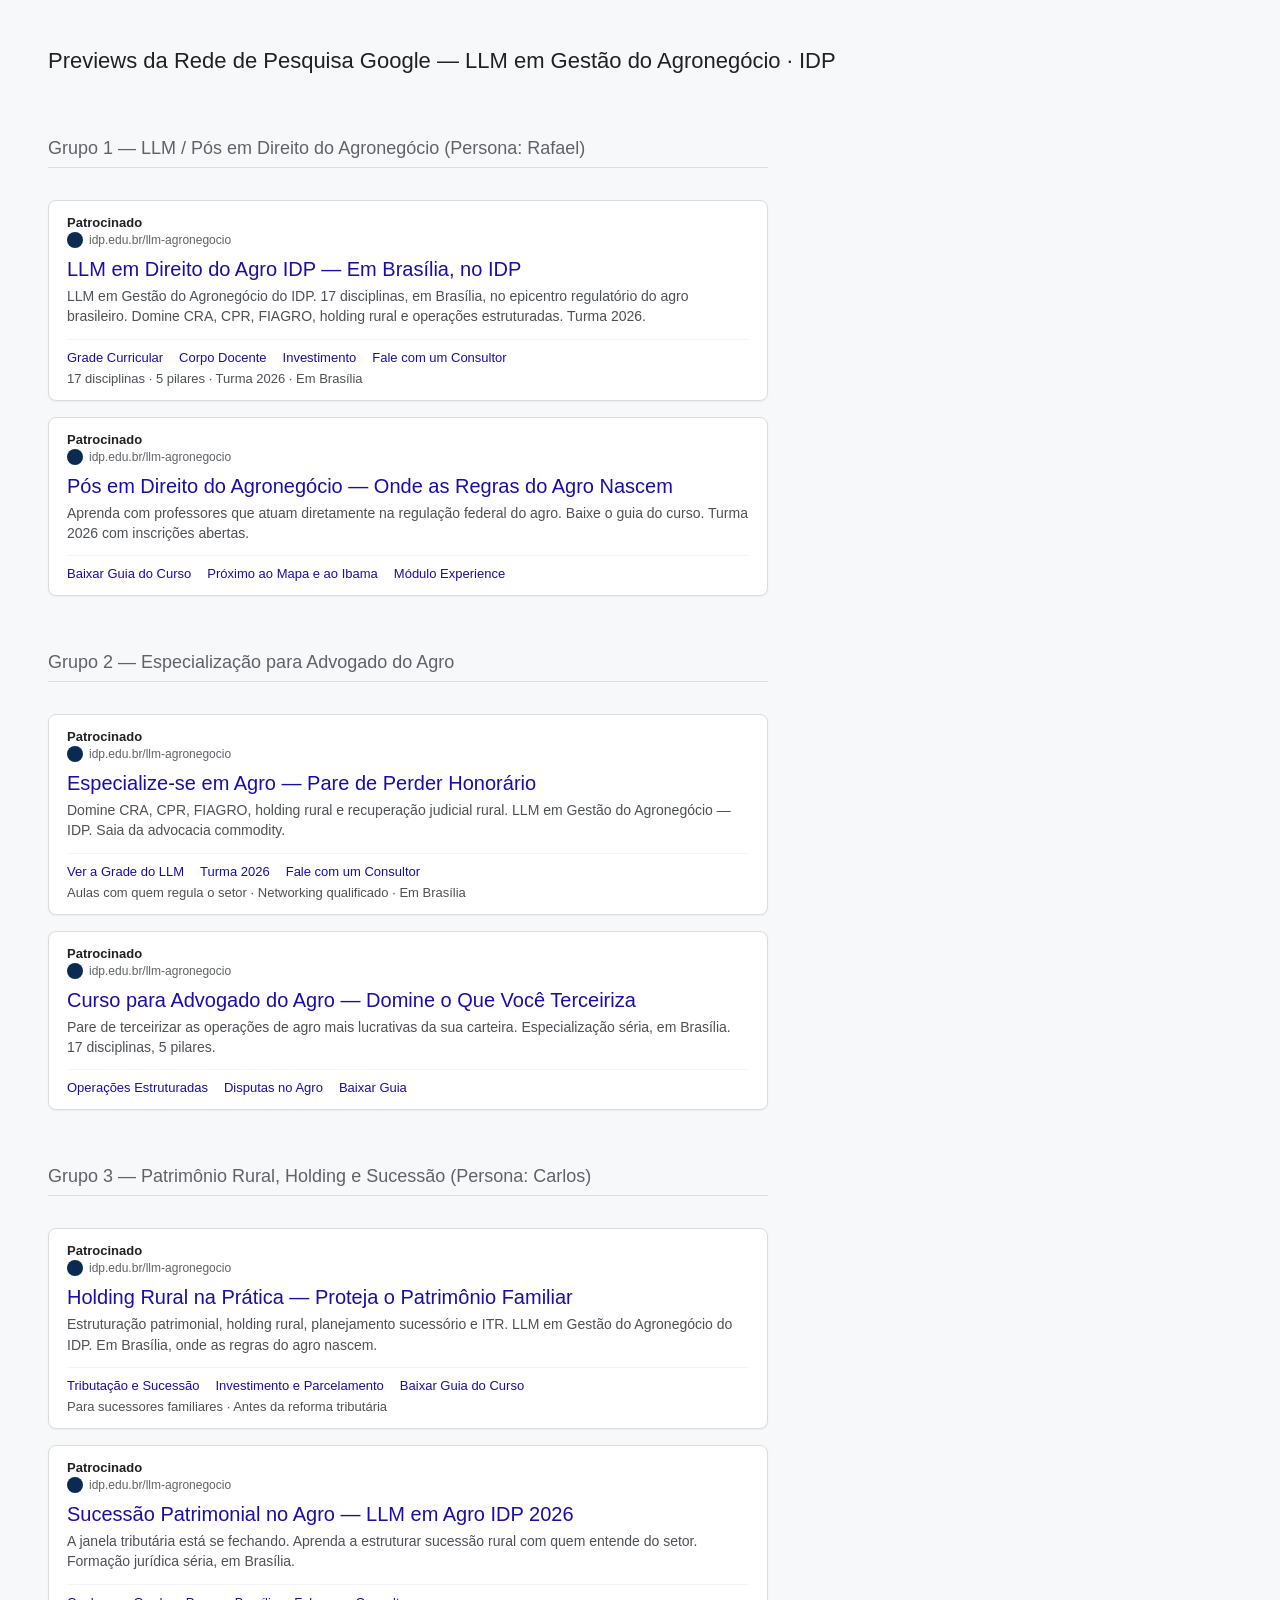
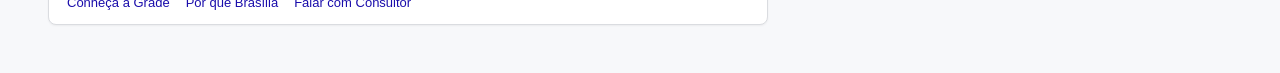
<file: criativos/html/google-ads-preview.html>
<!DOCTYPE html>
<html lang="pt-BR">
<head>
<meta charset="UTF-8">
<title>Google Ads — Previews da Rede de Pesquisa</title>
<link href="https://fonts.googleapis.com/css2?family=Inter:wght@300;400;500;700&display=swap" rel="stylesheet">
<style>
  body {
    margin: 0; padding: 48px;
    font-family: Arial, sans-serif;
    background: #f7f8fa;
    color: #202124;
  }
  h1 { font-size: 22px; font-weight: 500; margin: 0 0 24px 0; }
  h2 { font-size: 18px; font-weight: 500; margin: 40px 0 16px 0; color: #5f6368; border-bottom: 1px solid #dadce0; padding-bottom: 8px; }
  .ads { display: flex; flex-direction: column; gap: 16px; max-width: 720px; }
  .ad {
    background: #fff;
    padding: 14px 18px;
    border-radius: 8px;
    box-shadow: 0 1px 2px rgba(0,0,0,0.05);
    border: 1px solid #dadce0;
  }
  .ad .sponsored {
    color: #202124;
    font-size: 13px; font-weight: 700;
    display: flex; align-items: center; gap: 8px;
  }
  .ad .domain {
    font-size: 12px; color: #5f6368;
    margin-top: 2px;
    display: flex; align-items: center; gap: 6px;
  }
  .ad .domain::before {
    content: ""; width: 16px; height: 16px;
    background: #0b2a52; border-radius: 50%;
    display: inline-block;
  }
  .ad h3 {
    margin: 8px 0 4px 0;
    color: #1a0dab;
    font-size: 20px; font-weight: 400;
    line-height: 1.3;
  }
  .ad h3 a { color: inherit; text-decoration: none; }
  .ad .description {
    font-size: 14px;
    line-height: 1.45;
    color: #4d5156;
    margin: 4px 0 12px 0;
  }
  .ad .sitelinks {
    display: flex; flex-wrap: wrap; gap: 16px;
    border-top: 1px solid #f1f3f4;
    padding-top: 10px;
  }
  .ad .sitelinks a {
    color: #1a0dab;
    font-size: 13px;
    text-decoration: none;
  }
  .ad .callouts {
    color: #4d5156;
    font-size: 13px;
    margin-top: 6px;
  }
  .label {
    font-size: 12px; color: #5f6368;
    margin-bottom: 4px;
  }
</style>
</head>
<body>

<h1>Previews da Rede de Pesquisa Google — LLM em Gestão do Agronegócio · IDP</h1>

<div class="ads">

  <h2>Grupo 1 — LLM / Pós em Direito do Agronegócio (Persona: Rafael)</h2>

  <div class="ad">
    <div class="sponsored">Patrocinado</div>
    <div class="domain">idp.edu.br/llm-agronegocio</div>
    <h3><a>LLM em Direito do Agro IDP — Em Brasília, no IDP</a></h3>
    <div class="description">
      LLM em Gestão do Agronegócio do IDP. 17 disciplinas, em Brasília, no epicentro regulatório do agro brasileiro. Domine CRA, CPR, FIAGRO, holding rural e operações estruturadas. Turma 2026.
    </div>
    <div class="sitelinks">
      <a>Grade Curricular</a>
      <a>Corpo Docente</a>
      <a>Investimento</a>
      <a>Fale com um Consultor</a>
    </div>
    <div class="callouts">17 disciplinas · 5 pilares · Turma 2026 · Em Brasília</div>
  </div>

  <div class="ad">
    <div class="sponsored">Patrocinado</div>
    <div class="domain">idp.edu.br/llm-agronegocio</div>
    <h3><a>Pós em Direito do Agronegócio — Onde as Regras do Agro Nascem</a></h3>
    <div class="description">
      Aprenda com professores que atuam diretamente na regulação federal do agro. Baixe o guia do curso. Turma 2026 com inscrições abertas.
    </div>
    <div class="sitelinks">
      <a>Baixar Guia do Curso</a>
      <a>Próximo ao Mapa e ao Ibama</a>
      <a>Módulo Experience</a>
    </div>
  </div>

  <h2>Grupo 2 — Especialização para Advogado do Agro</h2>

  <div class="ad">
    <div class="sponsored">Patrocinado</div>
    <div class="domain">idp.edu.br/llm-agronegocio</div>
    <h3><a>Especialize-se em Agro — Pare de Perder Honorário</a></h3>
    <div class="description">
      Domine CRA, CPR, FIAGRO, holding rural e recuperação judicial rural. LLM em Gestão do Agronegócio — IDP. Saia da advocacia commodity.
    </div>
    <div class="sitelinks">
      <a>Ver a Grade do LLM</a>
      <a>Turma 2026</a>
      <a>Fale com um Consultor</a>
    </div>
    <div class="callouts">Aulas com quem regula o setor · Networking qualificado · Em Brasília</div>
  </div>

  <div class="ad">
    <div class="sponsored">Patrocinado</div>
    <div class="domain">idp.edu.br/llm-agronegocio</div>
    <h3><a>Curso para Advogado do Agro — Domine o Que Você Terceiriza</a></h3>
    <div class="description">
      Pare de terceirizar as operações de agro mais lucrativas da sua carteira. Especialização séria, em Brasília. 17 disciplinas, 5 pilares.
    </div>
    <div class="sitelinks">
      <a>Operações Estruturadas</a>
      <a>Disputas no Agro</a>
      <a>Baixar Guia</a>
    </div>
  </div>

  <h2>Grupo 3 — Patrimônio Rural, Holding e Sucessão (Persona: Carlos)</h2>

  <div class="ad">
    <div class="sponsored">Patrocinado</div>
    <div class="domain">idp.edu.br/llm-agronegocio</div>
    <h3><a>Holding Rural na Prática — Proteja o Patrimônio Familiar</a></h3>
    <div class="description">
      Estruturação patrimonial, holding rural, planejamento sucessório e ITR. LLM em Gestão do Agronegócio do IDP. Em Brasília, onde as regras do agro nascem.
    </div>
    <div class="sitelinks">
      <a>Tributação e Sucessão</a>
      <a>Investimento e Parcelamento</a>
      <a>Baixar Guia do Curso</a>
    </div>
    <div class="callouts">Para sucessores familiares · Antes da reforma tributária</div>
  </div>

  <div class="ad">
    <div class="sponsored">Patrocinado</div>
    <div class="domain">idp.edu.br/llm-agronegocio</div>
    <h3><a>Sucessão Patrimonial no Agro — LLM em Agro IDP 2026</a></h3>
    <div class="description">
      A janela tributária está se fechando. Aprenda a estruturar sucessão rural com quem entende do setor. Formação jurídica séria, em Brasília.
    </div>
    <div class="sitelinks">
      <a>Conheça a Grade</a>
      <a>Por que Brasília</a>
      <a>Falar com Consultor</a>
    </div>
  </div>

</div>

</body>
</html>
</file>
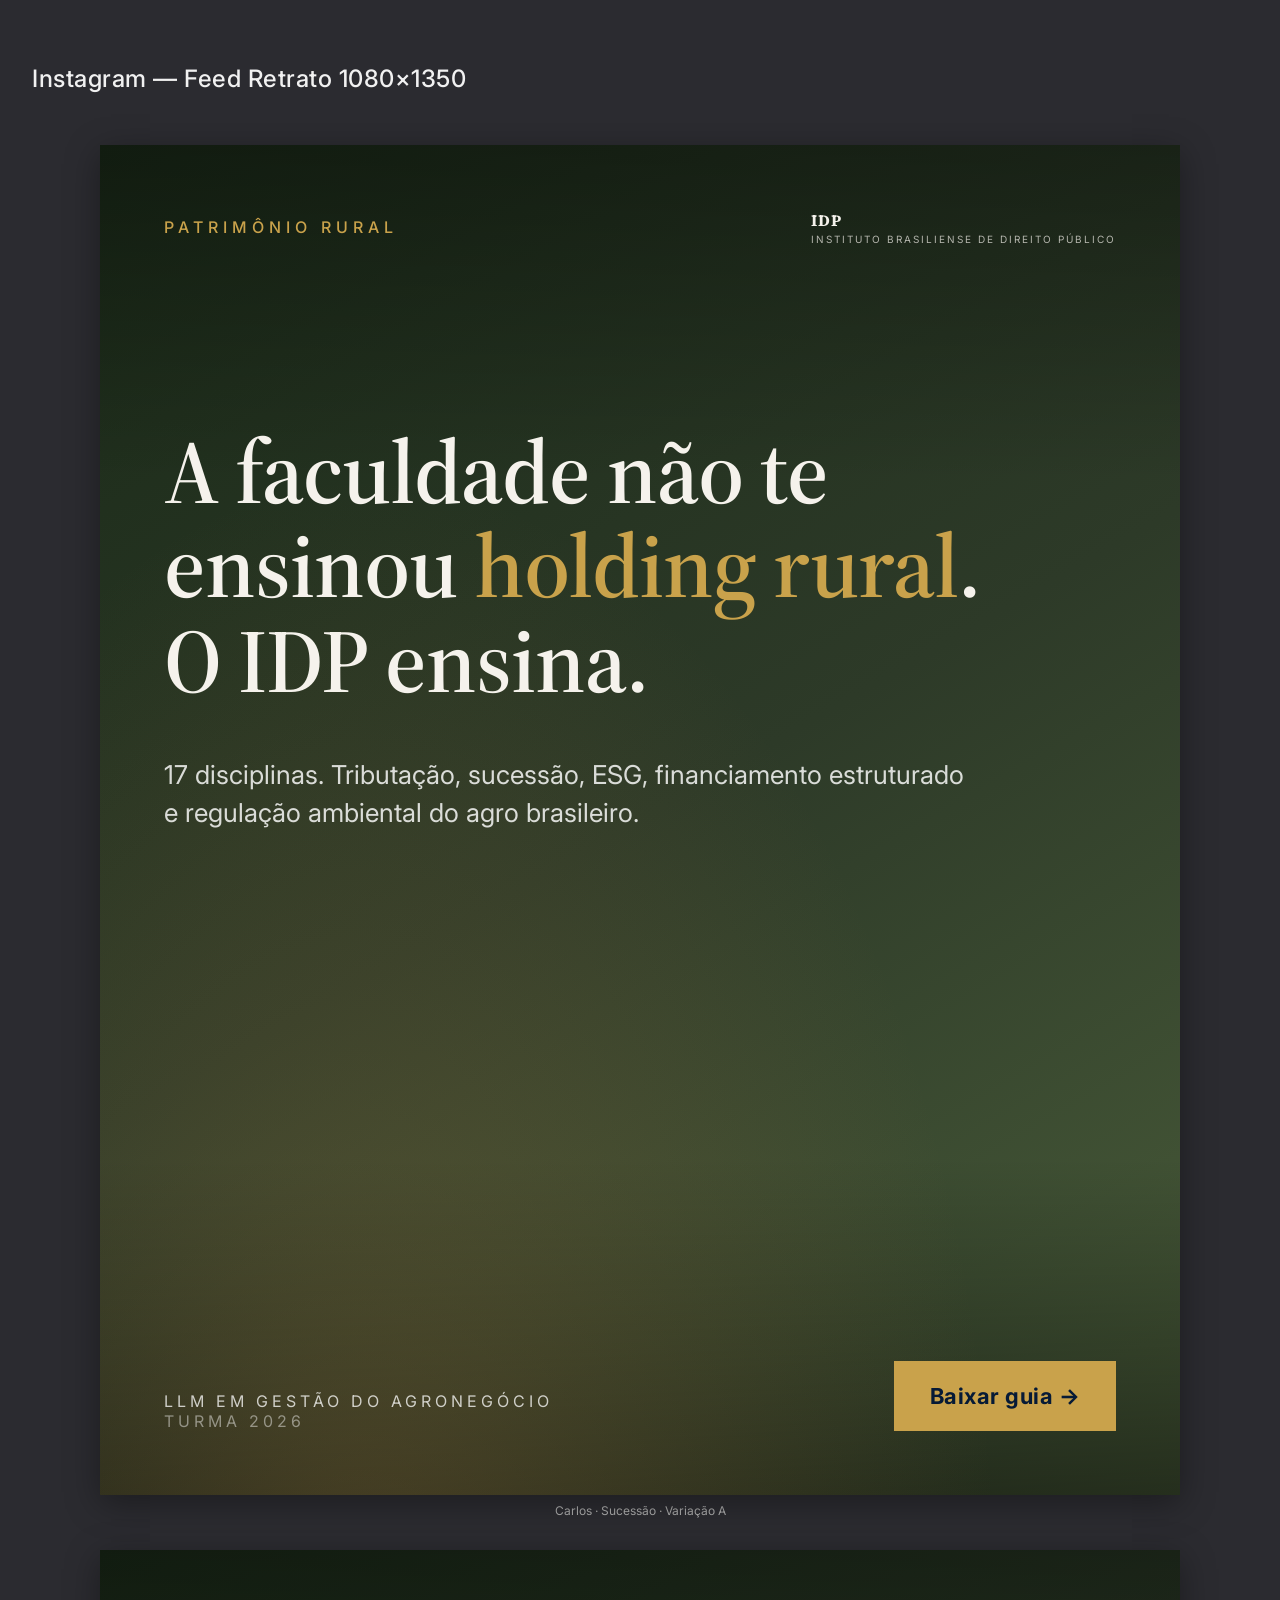
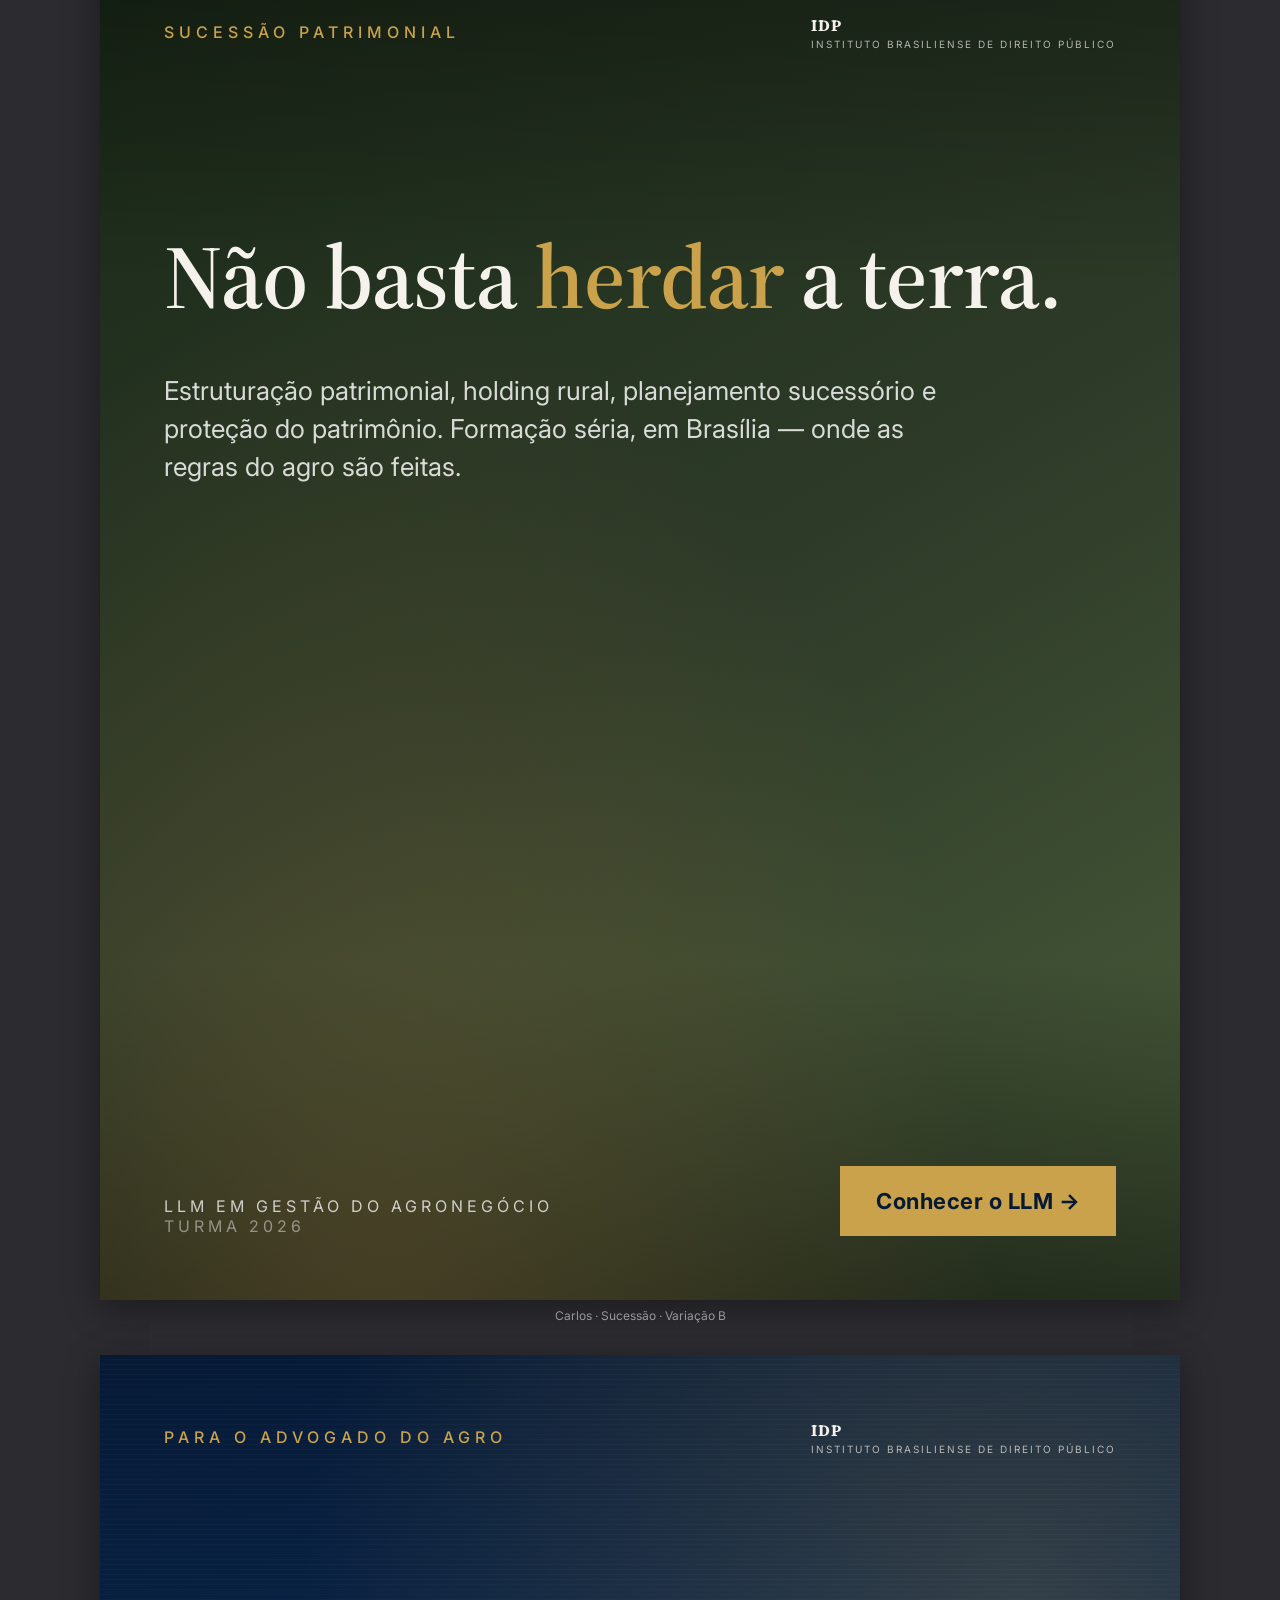
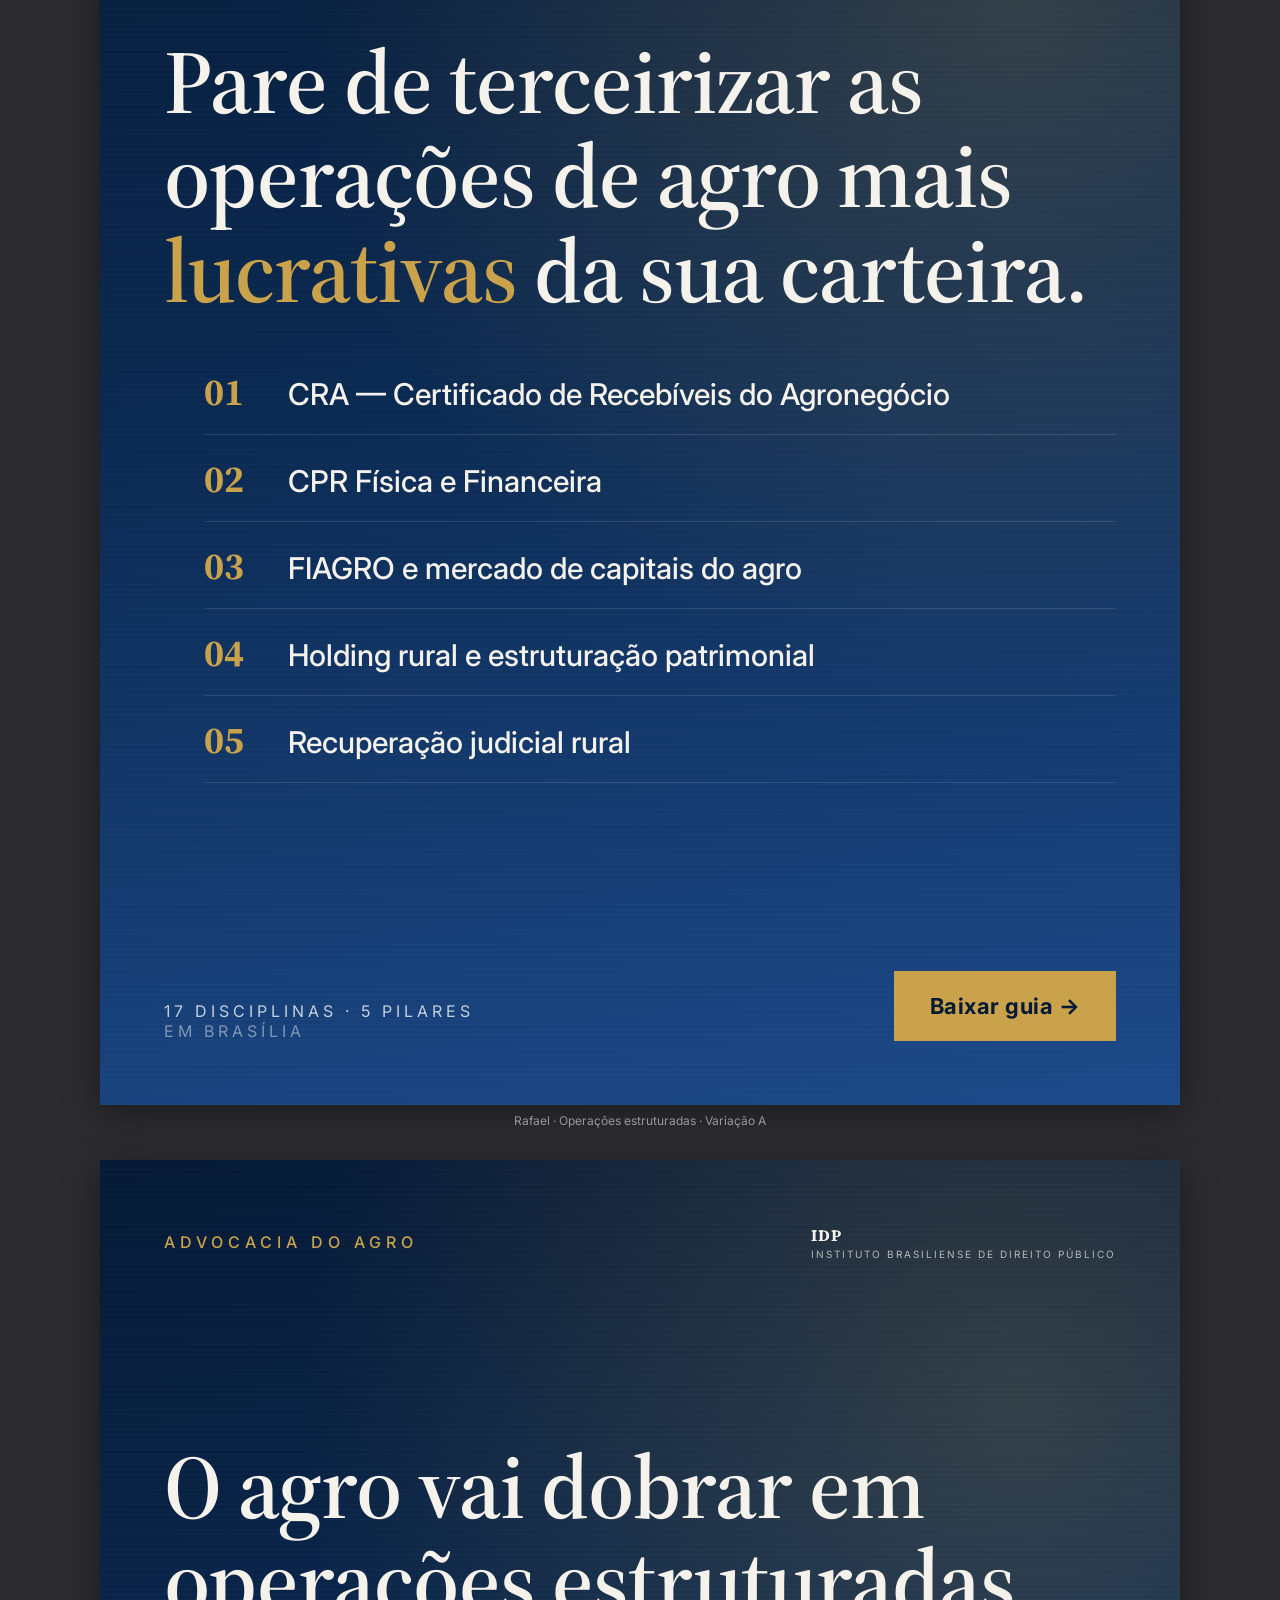
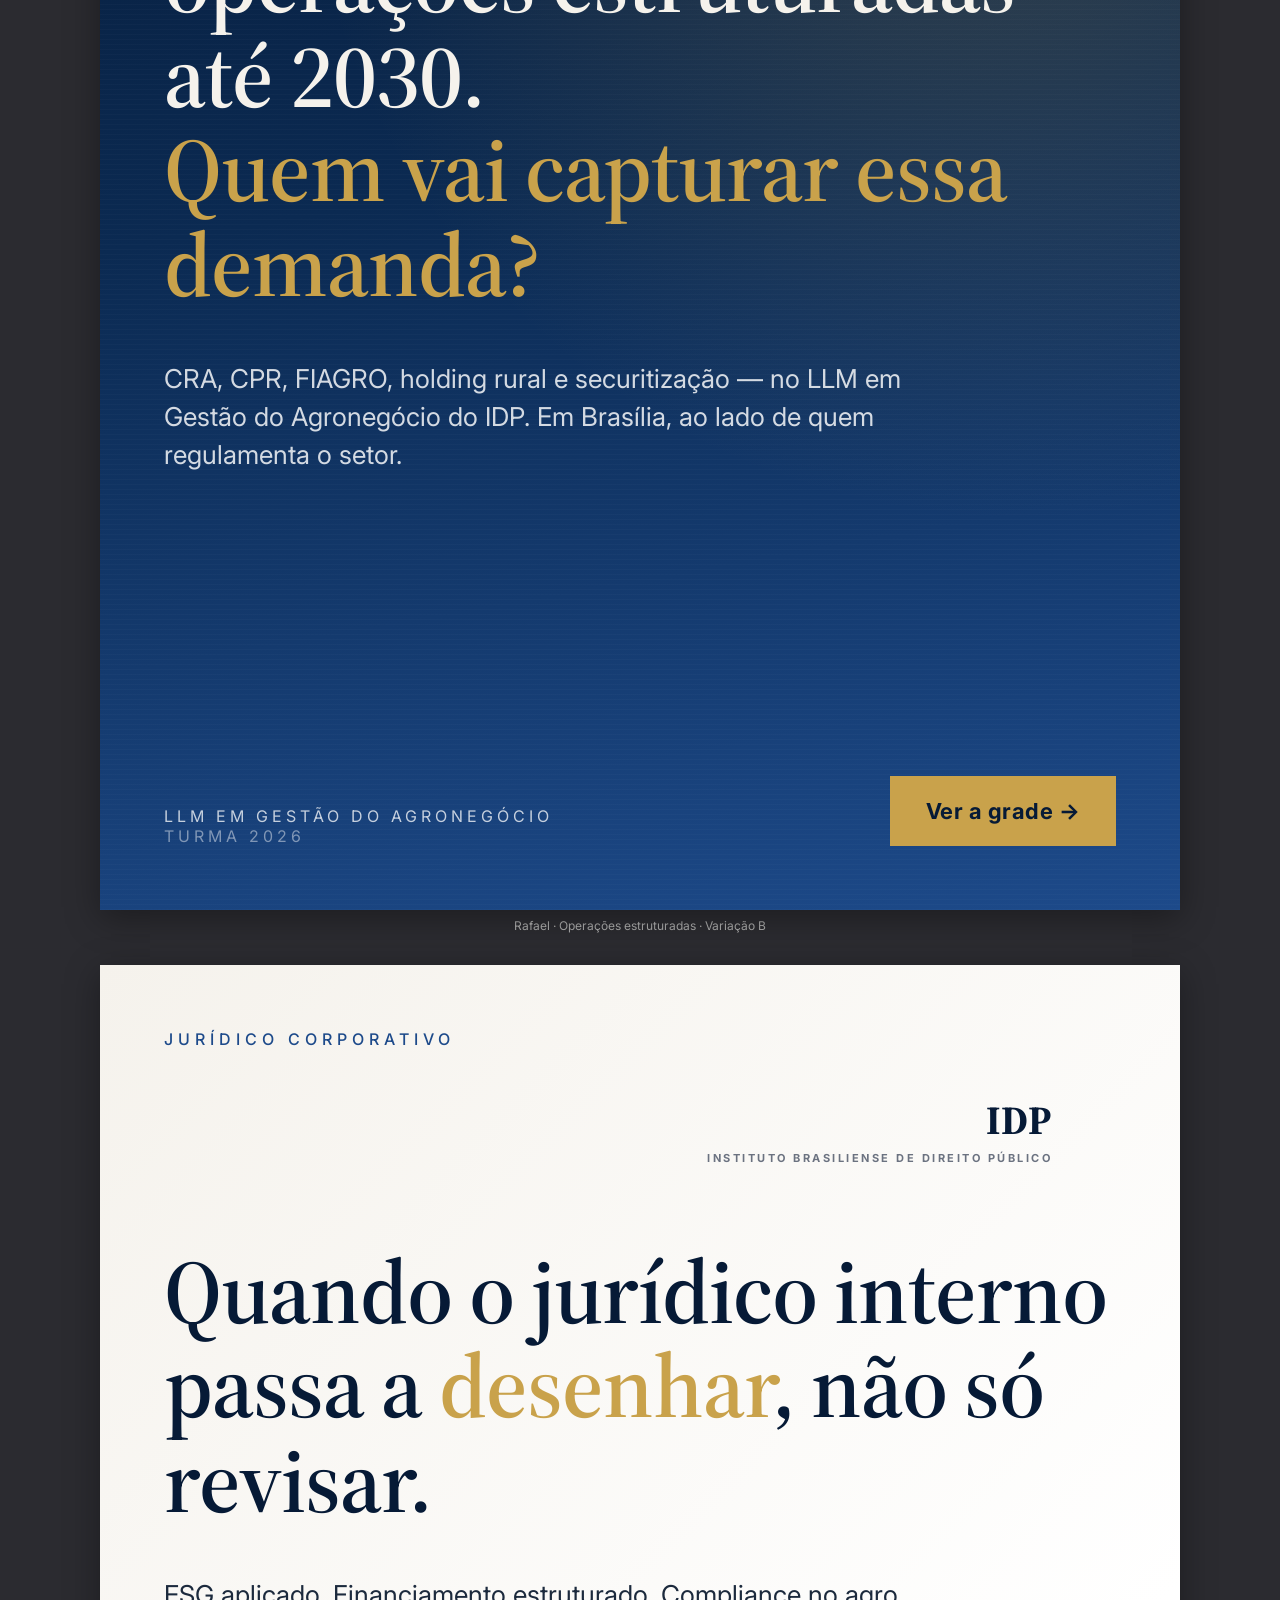
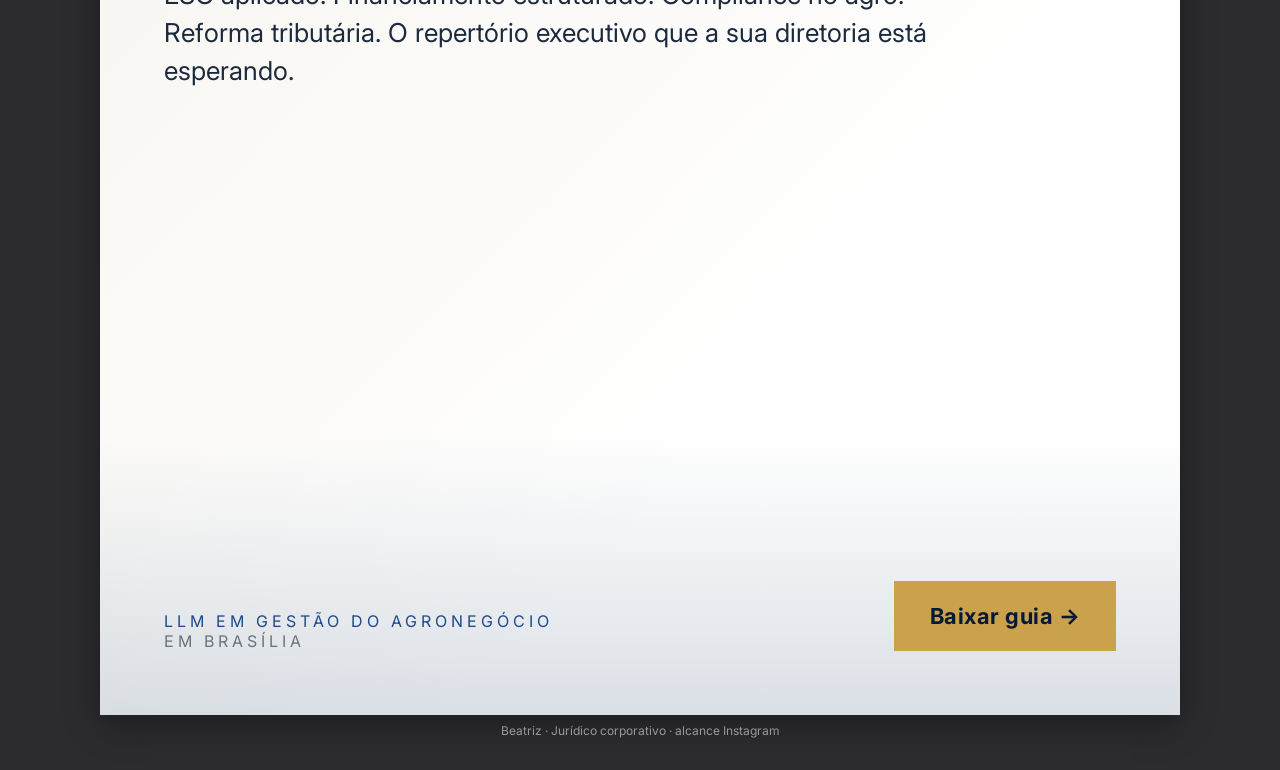
<file: criativos/html/instagram-feed.html>
<!DOCTYPE html>
<html lang="pt-BR">
<head>
<meta charset="UTF-8">
<title>Instagram — Feed Retrato (Onda 1)</title>
<link rel="preconnect" href="https://fonts.googleapis.com">
<link rel="preconnect" href="https://fonts.gstatic.com" crossorigin>
<link href="https://fonts.googleapis.com/css2?family=Inter:wght@300;400;500;600;700;800&family=Source+Serif+Pro:wght@400;600;700&display=swap" rel="stylesheet">
<link rel="stylesheet" href="_styles.css">
<style>
  .ig-feed {
    width: 1080px;
    height: 1350px;
    color: var(--off-white);
    position: relative;
  }
  .ig-feed .top {
    position: absolute; top: 64px; left: 64px; right: 64px;
    display: flex; justify-content: space-between; align-items: center;
  }
  .ig-feed .tag {
    font-size: 16px; letter-spacing: 5px; text-transform: uppercase;
    color: var(--idp-gold); font-weight: 500;
  }
  .ig-feed h1 {
    font-family: 'Source Serif Pro', Georgia, serif;
    font-weight: 600;
    font-size: 90px;
    line-height: 1.05;
    margin: 0;
    letter-spacing: -1px;
  }
  .ig-feed h1 em { font-style: normal; color: var(--idp-gold); }
  .ig-feed p.sub {
    font-size: 26px; line-height: 1.45;
    color: rgba(255,255,255,0.82);
    max-width: 800px;
  }
  .ig-feed .body {
    position: absolute;
    left: 64px; right: 64px; top: 280px;
  }
  .ig-feed .footer {
    position: absolute; left: 64px; right: 64px; bottom: 64px;
    display: flex; justify-content: space-between; align-items: flex-end;
  }
  .ig-feed .footer .meta {
    font-size: 16px; letter-spacing: 4px; text-transform: uppercase;
    color: rgba(255,255,255,0.75);
  }
  .ig-feed .cta-ig {
    background: var(--idp-gold);
    color: var(--idp-blue-deep);
    font-weight: 700;
    padding: 22px 36px;
    font-size: 22px;
    letter-spacing: 0.5px;
  }

  /* Carlos */
  .ig-carlos {
    background: linear-gradient(150deg, #1a2a18 0%, #2d3a28 50%, #4a5d3a 100%);
  }
  .ig-carlos::before {
    content: "";
    position: absolute; inset: 0;
    background:
      radial-gradient(ellipse at 25% 110%, rgba(168,122,62,0.3), transparent 55%),
      linear-gradient(180deg, rgba(0,0,0,0.35), transparent 25%, transparent 75%, rgba(0,0,0,0.5));
  }

  /* Rafael */
  .ig-rafael {
    background:
      linear-gradient(170deg, var(--idp-blue-deep) 0%, var(--idp-blue) 45%, var(--idp-blue-accent) 100%);
  }
  .ig-rafael::before {
    content: "";
    position: absolute; inset: 0;
    background:
      radial-gradient(circle at 85% 18%, rgba(201,162,75,0.22), transparent 50%),
      repeating-linear-gradient(0deg, rgba(255,255,255,0.02) 0 1px, transparent 1px 5px);
  }
  .ig-rafael .number-list {
    display: flex; flex-direction: column; gap: 18px;
    margin-top: 48px;
    font-size: 30px;
    font-weight: 500;
  }
  .ig-rafael .number-list li {
    list-style: none;
    display: flex; gap: 24px; align-items: baseline;
    border-bottom: 1px solid rgba(255,255,255,0.12);
    padding-bottom: 16px;
  }
  .ig-rafael .number-list .n {
    font-family: 'Source Serif Pro', Georgia, serif;
    color: var(--idp-gold);
    font-size: 38px;
    font-weight: 700;
    min-width: 60px;
  }

  /* Beatriz (alcance) */
  .ig-beatriz {
    background: linear-gradient(135deg, #f5f2ec 0%, #ffffff 70%);
    color: var(--idp-blue-deep);
  }
  .ig-beatriz .tag { color: var(--idp-blue-accent); }
  .ig-beatriz h1 { color: var(--idp-blue-deep); }
  .ig-beatriz p.sub { color: #1c2a3d; }
  .ig-beatriz .footer .meta { color: var(--idp-blue-accent); }
  .ig-beatriz::before {
    content: "";
    position: absolute; left: 0; right: 0; bottom: 0; height: 280px;
    background:
      linear-gradient(to top, rgba(11,42,82,0.15), transparent);
  }
  .ig-beatriz .seal {
    position: absolute; top: 64px; right: 64px;
    text-align: right;
    font-family: 'Source Serif Pro', Georgia, serif;
    font-weight: 700;
    font-size: 40px;
    color: var(--idp-blue-deep);
    letter-spacing: 1px;
  }
  .ig-beatriz .seal small {
    display: block;
    font-family: 'Inter', sans-serif;
    font-size: 11px;
    letter-spacing: 2.5px;
    color: var(--muted);
    margin-top: 4px;
  }
</style>
</head>
<body>

<div class="gallery">

  <h2>Instagram — Feed Retrato 1080×1350</h2>

  <!-- CARLOS A -->
  <div class="frame-wrap">
    <div class="frame ig-feed ig-carlos">
      <div class="top">
        <span class="tag">Patrimônio rural</span>
        <span class="idp-logo">IDP<small>INSTITUTO BRASILIENSE DE DIREITO PÚBLICO</small></span>
      </div>
      <div class="body">
        <h1>A faculdade não te ensinou <em>holding rural</em>.<br>O IDP ensina.</h1>
        <p class="sub" style="margin-top:48px;">17 disciplinas. Tributação, sucessão, ESG, financiamento estruturado e regulação ambiental do agro brasileiro.</p>
      </div>
      <div class="footer">
        <div class="meta">LLM em Gestão do Agronegócio<br><span style="opacity:0.6;">Turma 2026</span></div>
        <span class="cta-ig">Baixar guia →</span>
      </div>
    </div>
    <div class="spec">Carlos · Sucessão · Variação A</div>
  </div>

  <!-- CARLOS B -->
  <div class="frame-wrap">
    <div class="frame ig-feed ig-carlos">
      <div class="top">
        <span class="tag">Sucessão patrimonial</span>
        <span class="idp-logo">IDP<small>INSTITUTO BRASILIENSE DE DIREITO PÚBLICO</small></span>
      </div>
      <div class="body">
        <h1>Não basta <em>herdar</em> a terra.</h1>
        <p class="sub" style="margin-top:48px;">Estruturação patrimonial, holding rural, planejamento sucessório e proteção do patrimônio. Formação séria, em Brasília — onde as regras do agro são feitas.</p>
      </div>
      <div class="footer">
        <div class="meta">LLM em Gestão do Agronegócio<br><span style="opacity:0.6;">Turma 2026</span></div>
        <span class="cta-ig">Conhecer o LLM →</span>
      </div>
    </div>
    <div class="spec">Carlos · Sucessão · Variação B</div>
  </div>

  <!-- RAFAEL A -->
  <div class="frame-wrap">
    <div class="frame ig-feed ig-rafael">
      <div class="top">
        <span class="tag">Para o advogado do agro</span>
        <span class="idp-logo">IDP<small>INSTITUTO BRASILIENSE DE DIREITO PÚBLICO</small></span>
      </div>
      <div class="body">
        <h1>Pare de terceirizar as operações de agro mais <em>lucrativas</em> da sua carteira.</h1>
        <ul class="number-list">
          <li><span class="n">01</span> CRA — Certificado de Recebíveis do Agronegócio</li>
          <li><span class="n">02</span> CPR Física e Financeira</li>
          <li><span class="n">03</span> FIAGRO e mercado de capitais do agro</li>
          <li><span class="n">04</span> Holding rural e estruturação patrimonial</li>
          <li><span class="n">05</span> Recuperação judicial rural</li>
        </ul>
      </div>
      <div class="footer">
        <div class="meta">17 disciplinas · 5 pilares<br><span style="opacity:0.6;">Em Brasília</span></div>
        <span class="cta-ig">Baixar guia →</span>
      </div>
    </div>
    <div class="spec">Rafael · Operações estruturadas · Variação A</div>
  </div>

  <!-- RAFAEL B -->
  <div class="frame-wrap">
    <div class="frame ig-feed ig-rafael">
      <div class="top">
        <span class="tag">Advocacia do agro</span>
        <span class="idp-logo">IDP<small>INSTITUTO BRASILIENSE DE DIREITO PÚBLICO</small></span>
      </div>
      <div class="body">
        <h1>O agro vai dobrar em operações estruturadas até 2030.<br><em>Quem vai capturar essa demanda?</em></h1>
        <p class="sub" style="margin-top:48px;">CRA, CPR, FIAGRO, holding rural e securitização — no LLM em Gestão do Agronegócio do IDP. Em Brasília, ao lado de quem regulamenta o setor.</p>
      </div>
      <div class="footer">
        <div class="meta">LLM em Gestão do Agronegócio<br><span style="opacity:0.6;">Turma 2026</span></div>
        <span class="cta-ig">Ver a grade →</span>
      </div>
    </div>
    <div class="spec">Rafael · Operações estruturadas · Variação B</div>
  </div>

  <!-- BEATRIZ (versão alcance) -->
  <div class="frame-wrap">
    <div class="frame ig-feed ig-beatriz">
      <div class="top">
        <span class="tag">Jurídico Corporativo</span>
        <div class="seal">IDP<small>INSTITUTO BRASILIENSE DE DIREITO PÚBLICO</small></div>
      </div>
      <div class="body">
        <h1>Quando o jurídico interno<br>passa a <em>desenhar</em>, não só revisar.</h1>
        <p class="sub" style="margin-top:48px;">ESG aplicado. Financiamento estruturado. Compliance no agro. Reforma tributária. O repertório executivo que a sua diretoria está esperando.</p>
      </div>
      <div class="footer">
        <div class="meta">LLM em Gestão do Agronegócio<br><span style="color:var(--muted);">Em Brasília</span></div>
        <span class="cta-ig">Baixar guia →</span>
      </div>
    </div>
    <div class="spec">Beatriz · Jurídico corporativo · alcance Instagram</div>
  </div>

</div>
</body>
</html>
</file>
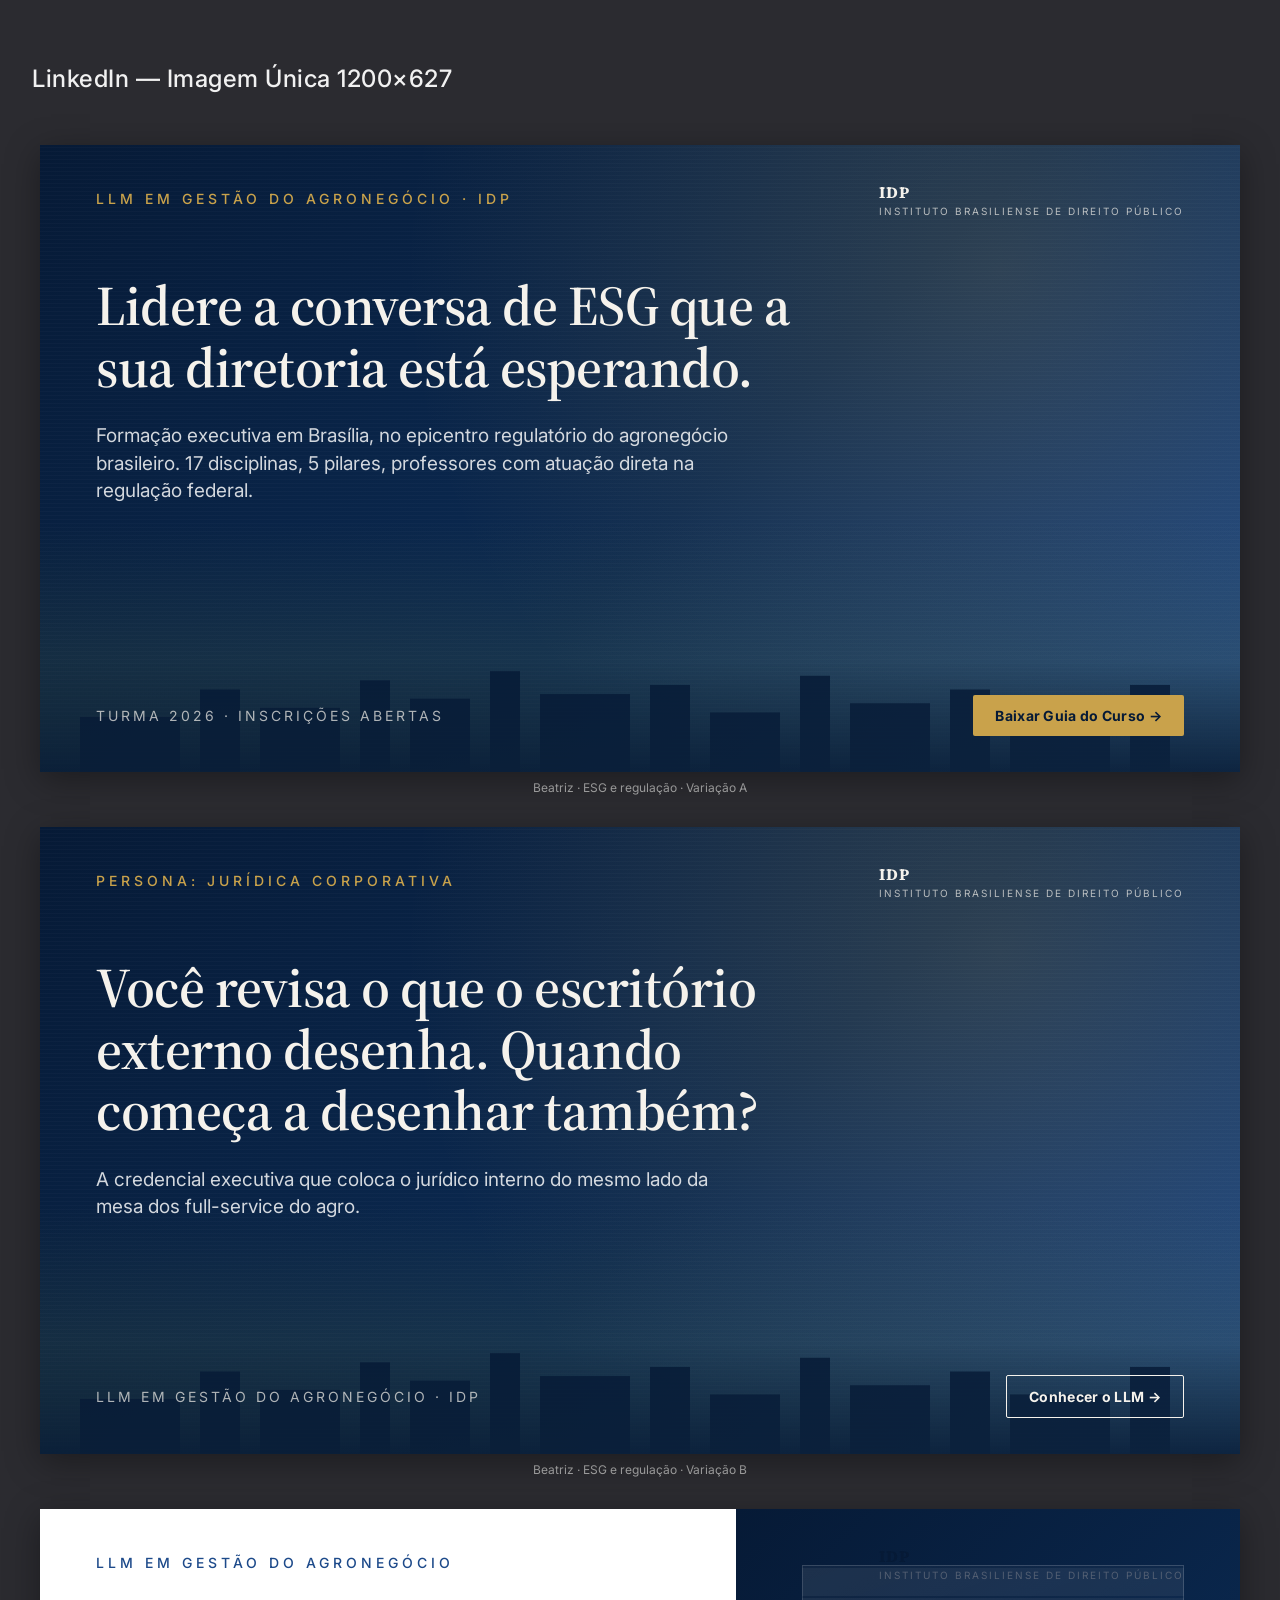
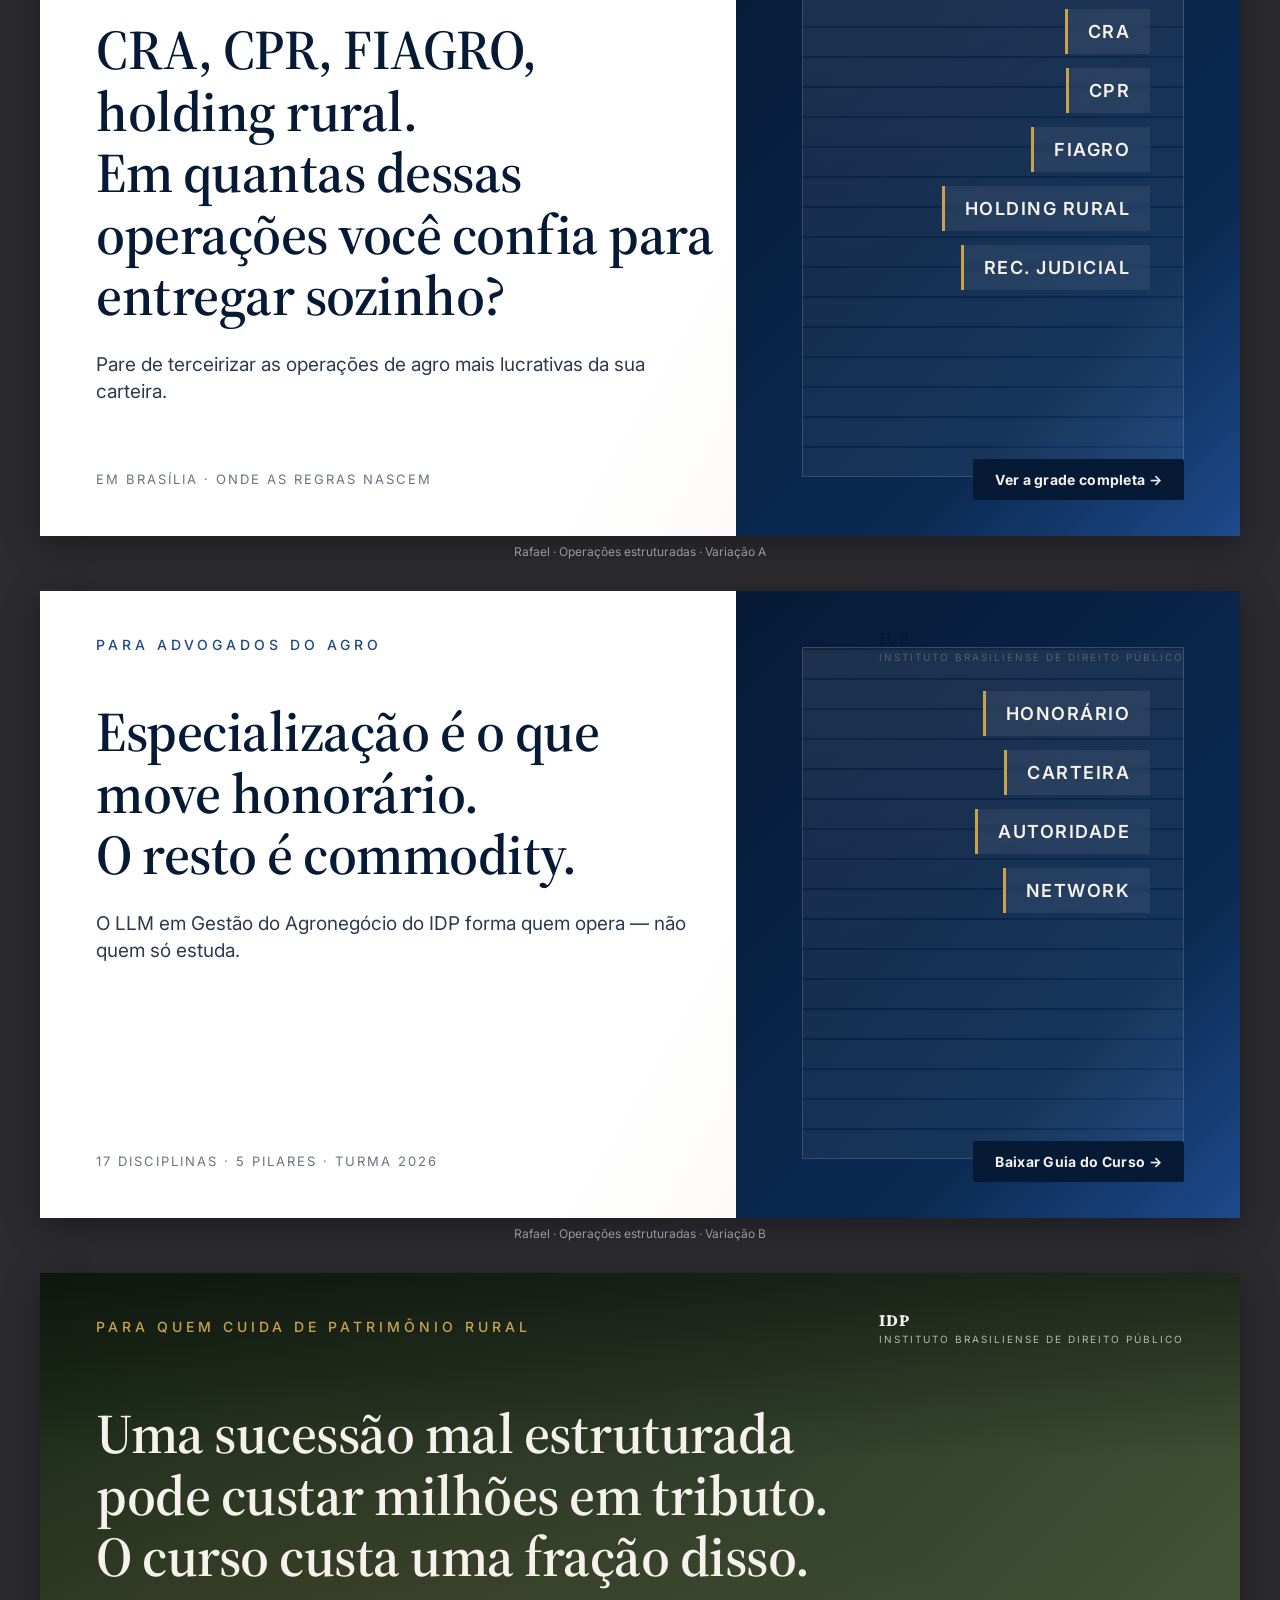
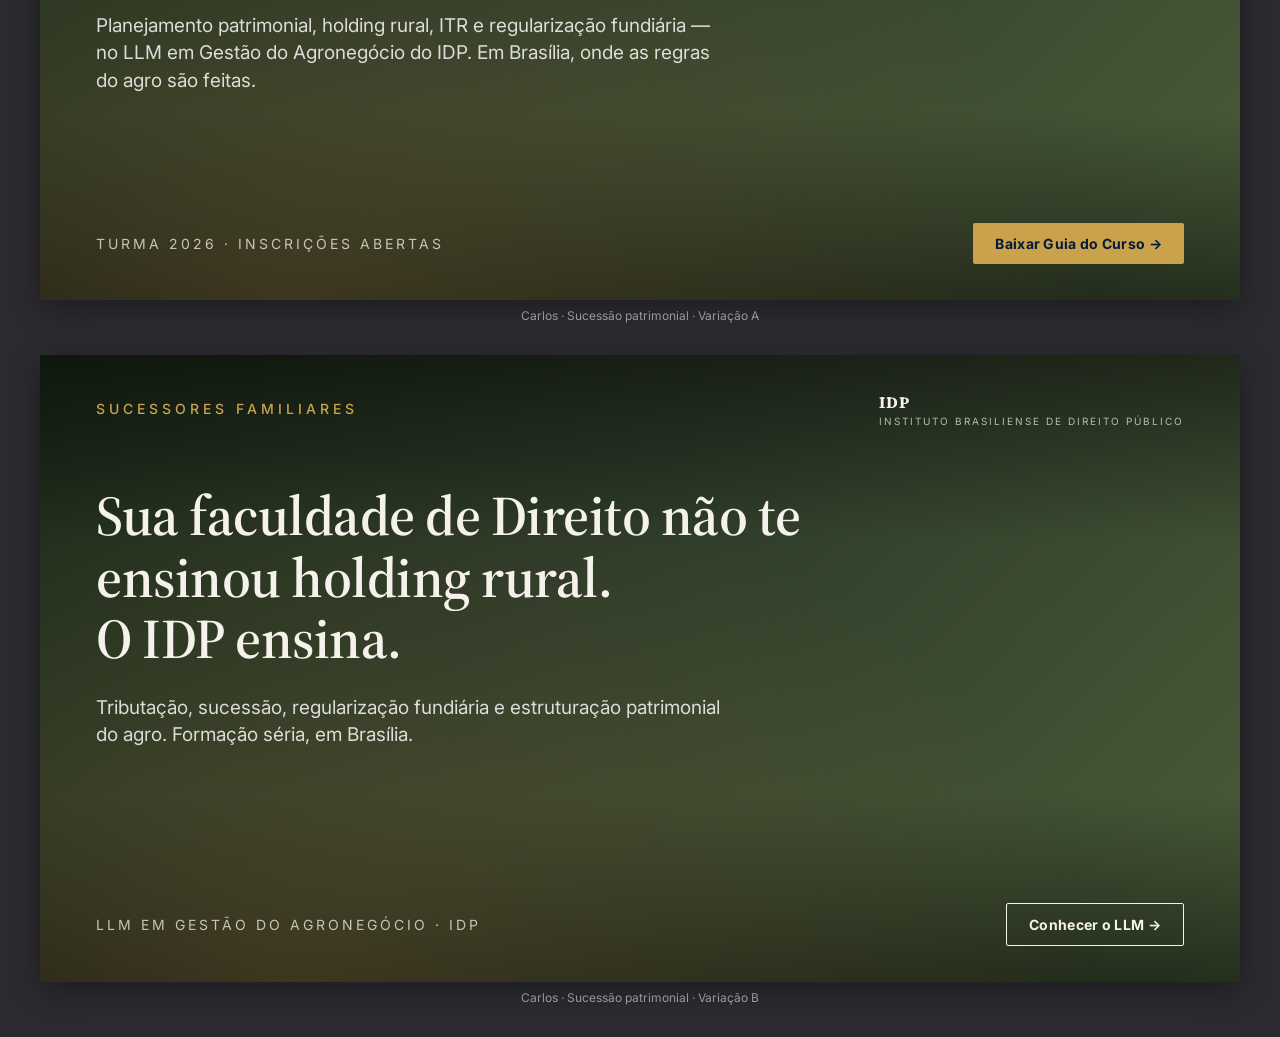
<file: criativos/html/linkedin-imagens.html>
<!DOCTYPE html>
<html lang="pt-BR">
<head>
<meta charset="UTF-8">
<title>LinkedIn — Imagens Únicas (Onda 1)</title>
<link rel="preconnect" href="https://fonts.googleapis.com">
<link rel="preconnect" href="https://fonts.gstatic.com" crossorigin>
<link href="https://fonts.googleapis.com/css2?family=Inter:wght@300;400;500;600;700&family=Source+Serif+Pro:wght@400;600;700&display=swap" rel="stylesheet">
<link rel="stylesheet" href="_styles.css">
<style>
  .li-img {
    width: 1200px;
    height: 627px;
    color: var(--off-white);
    position: relative;
    transform-origin: top left;
  }

  /* Variant 1: Beatriz - ESG */
  .li-beatriz {
    background:
      radial-gradient(circle at 80% 20%, rgba(201,162,75,0.18), transparent 55%),
      linear-gradient(135deg, var(--idp-blue-deep) 0%, var(--idp-blue) 55%, var(--idp-blue-accent) 100%);
  }
  .li-beatriz::before {
    content: "";
    position: absolute; inset: 0;
    background:
      linear-gradient(to top, rgba(74,93,58,0.35), transparent 40%),
      repeating-linear-gradient(0deg, rgba(255,255,255,0.02) 0 1px, transparent 1px 4px);
    pointer-events: none;
  }
  .li-beatriz .skyline {
    position: absolute; left: 0; right: 0; bottom: 0;
    height: 110px;
    background:
      linear-gradient(to top, rgba(6,26,54,0.95), transparent),
      url("data:image/svg+xml;utf8,<svg xmlns='http://www.w3.org/2000/svg' viewBox='0 0 1200 120' preserveAspectRatio='none'><g fill='%23061a36'><rect x='40' y='60' width='100' height='60'/><rect x='160' y='30' width='40' height='90'/><rect x='220' y='50' width='80' height='70'/><rect x='320' y='20' width='30' height='100'/><rect x='370' y='40' width='60' height='80'/><rect x='450' y='10' width='30' height='110'/><rect x='500' y='35' width='90' height='85'/><rect x='610' y='25' width='40' height='95'/><rect x='670' y='55' width='70' height='65'/><rect x='760' y='15' width='30' height='105'/><rect x='810' y='45' width='80' height='75'/><rect x='910' y='30' width='40' height='90'/><rect x='970' y='55' width='100' height='65'/><rect x='1090' y='25' width='40' height='95'/></g></svg>") center bottom / cover no-repeat;
    opacity: 0.85;
  }
  .li-img .header {
    position: absolute; top: 36px; left: 56px; right: 56px;
    display: flex; justify-content: space-between; align-items: center;
    z-index: 2;
  }
  .li-img .pre-headline {
    font-size: 14px; letter-spacing: 4px; text-transform: uppercase;
    color: var(--idp-gold); font-weight: 500;
  }
  .li-img .content {
    position: absolute; left: 56px; right: 56px; top: 130px; z-index: 3;
    max-width: 760px;
  }
  .li-img h1 {
    font-family: 'Source Serif Pro', Georgia, serif;
    font-weight: 600;
    font-size: 56px;
    line-height: 1.1;
    margin: 0 0 24px 0;
    letter-spacing: -0.5px;
  }
  .li-img p.sub {
    font-size: 19px;
    line-height: 1.45;
    color: rgba(255,255,255,0.82);
    margin: 0 0 32px 0;
    max-width: 640px;
  }
  .li-img .footer {
    position: absolute; bottom: 36px; left: 56px; right: 56px;
    display: flex; justify-content: space-between; align-items: center;
    z-index: 3;
  }

  /* Variant 2: Rafael - operações */
  .li-rafael {
    background:
      linear-gradient(120deg, var(--paper) 0%, var(--paper) 55%, var(--off-white) 100%);
    color: var(--idp-blue-deep);
  }
  .li-rafael::before {
    content: "";
    position: absolute; right: 0; top: 0; bottom: 0;
    width: 42%;
    background:
      linear-gradient(135deg, var(--idp-blue-deep), var(--idp-blue) 70%, var(--idp-blue-accent));
  }
  .li-rafael::after {
    content: "";
    position: absolute;
    right: 56px; top: 56px; width: 380px; height: 510px;
    background:
      linear-gradient(160deg, rgba(255,255,255,0.04) 0%, rgba(255,255,255,0) 50%),
      repeating-linear-gradient(0deg, rgba(255,255,255,0.05) 0 28px, transparent 28px 30px);
    border: 1px solid rgba(255,255,255,0.15);
  }
  .li-rafael .content { color: var(--idp-blue-deep); top: 110px; max-width: 620px; }
  .li-rafael .content h1 { color: var(--idp-blue-deep); }
  .li-rafael .content p.sub { color: #2d3a4e; }
  .li-rafael .pre-headline { color: var(--idp-blue-accent); }
  .li-rafael .badge-stack {
    position: absolute; right: 90px; top: 100px; z-index: 5;
    display: flex; flex-direction: column; gap: 14px; align-items: flex-end;
  }
  .li-rafael .badge {
    background: rgba(255,255,255,0.07);
    border-left: 3px solid var(--idp-gold);
    color: var(--off-white);
    padding: 12px 20px; font-size: 18px; letter-spacing: 1.5px;
    font-weight: 600; backdrop-filter: blur(2px);
  }
  .li-rafael .footer { color: var(--idp-blue-deep); }
  .li-rafael .footer .cta { background: var(--idp-blue-deep); color: var(--off-white); }
  .li-rafael .idp-logo { color: var(--idp-blue-deep); }

  /* Variant 3: Carlos - sucessão */
  .li-carlos {
    background:
      linear-gradient(135deg, #1a2a18 0%, #2d3a28 40%, #4a5d3a 100%);
  }
  .li-carlos::before {
    content: "";
    position: absolute; inset: 0;
    background:
      radial-gradient(ellipse at 20% 100%, rgba(168,122,62,0.25), transparent 60%),
      linear-gradient(180deg, rgba(0,0,0,0.45), transparent 30%, transparent 70%, rgba(0,0,0,0.5));
  }
  .li-carlos .content h1 { font-weight: 600; }
  .li-carlos .pre-headline { color: var(--idp-gold); }

  /* Pair grid - show 2 variants side by side */
  .variant-row { width: 100%; display: flex; flex-wrap: wrap; gap: 24px; justify-content: center; }
  .frame-wrap { display: flex; flex-direction: column; align-items: center; }
  .scale-50 { transform: scale(0.5); transform-origin: top left; width: 600px; height: 313.5px; overflow: visible; }
  .scale-50 > .li-img { transform: scale(0.5); }
</style>
</head>
<body>

<div class="gallery">

  <h2>LinkedIn — Imagem Única 1200×627</h2>

  <!-- BEATRIZ A -->
  <div class="frame-wrap">
    <div class="frame li-img li-beatriz">
      <div class="header">
        <span class="pre-headline">LLM em Gestão do Agronegócio · IDP</span>
        <span class="idp-logo">IDP<small>INSTITUTO BRASILIENSE DE DIREITO PÚBLICO</small></span>
      </div>
      <div class="content">
        <h1>Lidere a conversa de ESG que a sua diretoria está esperando.</h1>
        <p class="sub">Formação executiva em Brasília, no epicentro regulatório do agronegócio brasileiro. 17 disciplinas, 5 pilares, professores com atuação direta na regulação federal.</p>
      </div>
      <div class="skyline"></div>
      <div class="footer">
        <span class="sans" style="font-size:14px; letter-spacing:3px; text-transform:uppercase; opacity:0.7;">Turma 2026 · Inscrições abertas</span>
        <a class="cta">Baixar Guia do Curso →</a>
      </div>
    </div>
    <div class="spec">Beatriz · ESG e regulação · Variação A</div>
  </div>

  <!-- BEATRIZ B -->
  <div class="frame-wrap">
    <div class="frame li-img li-beatriz">
      <div class="header">
        <span class="pre-headline">Persona: Jurídica Corporativa</span>
        <span class="idp-logo">IDP<small>INSTITUTO BRASILIENSE DE DIREITO PÚBLICO</small></span>
      </div>
      <div class="content">
        <h1>Você revisa o que o escritório externo desenha. Quando começa a desenhar também?</h1>
        <p class="sub">A credencial executiva que coloca o jurídico interno do mesmo lado da mesa dos full-service do agro.</p>
      </div>
      <div class="skyline"></div>
      <div class="footer">
        <span class="sans" style="font-size:14px; letter-spacing:3px; text-transform:uppercase; opacity:0.7;">LLM em Gestão do Agronegócio · IDP</span>
        <a class="cta outline">Conhecer o LLM →</a>
      </div>
    </div>
    <div class="spec">Beatriz · ESG e regulação · Variação B</div>
  </div>

  <!-- RAFAEL A -->
  <div class="frame-wrap">
    <div class="frame li-img li-rafael">
      <div class="badge-stack">
        <span class="badge">CRA</span>
        <span class="badge">CPR</span>
        <span class="badge">FIAGRO</span>
        <span class="badge">HOLDING RURAL</span>
        <span class="badge">REC. JUDICIAL</span>
      </div>
      <div class="header">
        <span class="pre-headline">LLM EM GESTÃO DO AGRONEGÓCIO</span>
        <span class="idp-logo" style="color:var(--idp-blue-deep);">IDP<small style="color:var(--muted);">INSTITUTO BRASILIENSE DE DIREITO PÚBLICO</small></span>
      </div>
      <div class="content">
        <h1>CRA, CPR, FIAGRO, holding rural.<br>Em quantas dessas operações você confia para entregar sozinho?</h1>
        <p class="sub">Pare de terceirizar as operações de agro mais lucrativas da sua carteira.</p>
      </div>
      <div class="footer">
        <span class="sans" style="font-size:13px; letter-spacing:2px; text-transform:uppercase; color:var(--muted);">Em Brasília · Onde as regras nascem</span>
        <a class="cta">Ver a grade completa →</a>
      </div>
    </div>
    <div class="spec">Rafael · Operações estruturadas · Variação A</div>
  </div>

  <!-- RAFAEL B -->
  <div class="frame-wrap">
    <div class="frame li-img li-rafael">
      <div class="badge-stack">
        <span class="badge">HONORÁRIO</span>
        <span class="badge">CARTEIRA</span>
        <span class="badge">AUTORIDADE</span>
        <span class="badge">NETWORK</span>
      </div>
      <div class="header">
        <span class="pre-headline">PARA ADVOGADOS DO AGRO</span>
        <span class="idp-logo" style="color:var(--idp-blue-deep);">IDP<small style="color:var(--muted);">INSTITUTO BRASILIENSE DE DIREITO PÚBLICO</small></span>
      </div>
      <div class="content">
        <h1>Especialização é o que move honorário.<br>O resto é commodity.</h1>
        <p class="sub">O LLM em Gestão do Agronegócio do IDP forma quem opera — não quem só estuda.</p>
      </div>
      <div class="footer">
        <span class="sans" style="font-size:13px; letter-spacing:2px; text-transform:uppercase; color:var(--muted);">17 disciplinas · 5 pilares · Turma 2026</span>
        <a class="cta">Baixar Guia do Curso →</a>
      </div>
    </div>
    <div class="spec">Rafael · Operações estruturadas · Variação B</div>
  </div>

  <!-- CARLOS A -->
  <div class="frame-wrap">
    <div class="frame li-img li-carlos">
      <div class="header">
        <span class="pre-headline">Para quem cuida de patrimônio rural</span>
        <span class="idp-logo">IDP<small>INSTITUTO BRASILIENSE DE DIREITO PÚBLICO</small></span>
      </div>
      <div class="content">
        <h1>Uma sucessão mal estruturada pode custar milhões em tributo.<br>O curso custa uma fração disso.</h1>
        <p class="sub">Planejamento patrimonial, holding rural, ITR e regularização fundiária — no LLM em Gestão do Agronegócio do IDP. Em Brasília, onde as regras do agro são feitas.</p>
      </div>
      <div class="footer">
        <span class="sans" style="font-size:14px; letter-spacing:3px; text-transform:uppercase; opacity:0.75;">Turma 2026 · Inscrições abertas</span>
        <a class="cta">Baixar Guia do Curso →</a>
      </div>
    </div>
    <div class="spec">Carlos · Sucessão patrimonial · Variação A</div>
  </div>

  <!-- CARLOS B -->
  <div class="frame-wrap">
    <div class="frame li-img li-carlos">
      <div class="header">
        <span class="pre-headline">Sucessores familiares</span>
        <span class="idp-logo">IDP<small>INSTITUTO BRASILIENSE DE DIREITO PÚBLICO</small></span>
      </div>
      <div class="content">
        <h1>Sua faculdade de Direito não te ensinou holding rural.<br>O IDP ensina.</h1>
        <p class="sub">Tributação, sucessão, regularização fundiária e estruturação patrimonial do agro. Formação séria, em Brasília.</p>
      </div>
      <div class="footer">
        <span class="sans" style="font-size:14px; letter-spacing:3px; text-transform:uppercase; opacity:0.75;">LLM em Gestão do Agronegócio · IDP</span>
        <a class="cta outline">Conhecer o LLM →</a>
      </div>
    </div>
    <div class="spec">Carlos · Sucessão patrimonial · Variação B</div>
  </div>

</div>
</body>
</html>
</file>
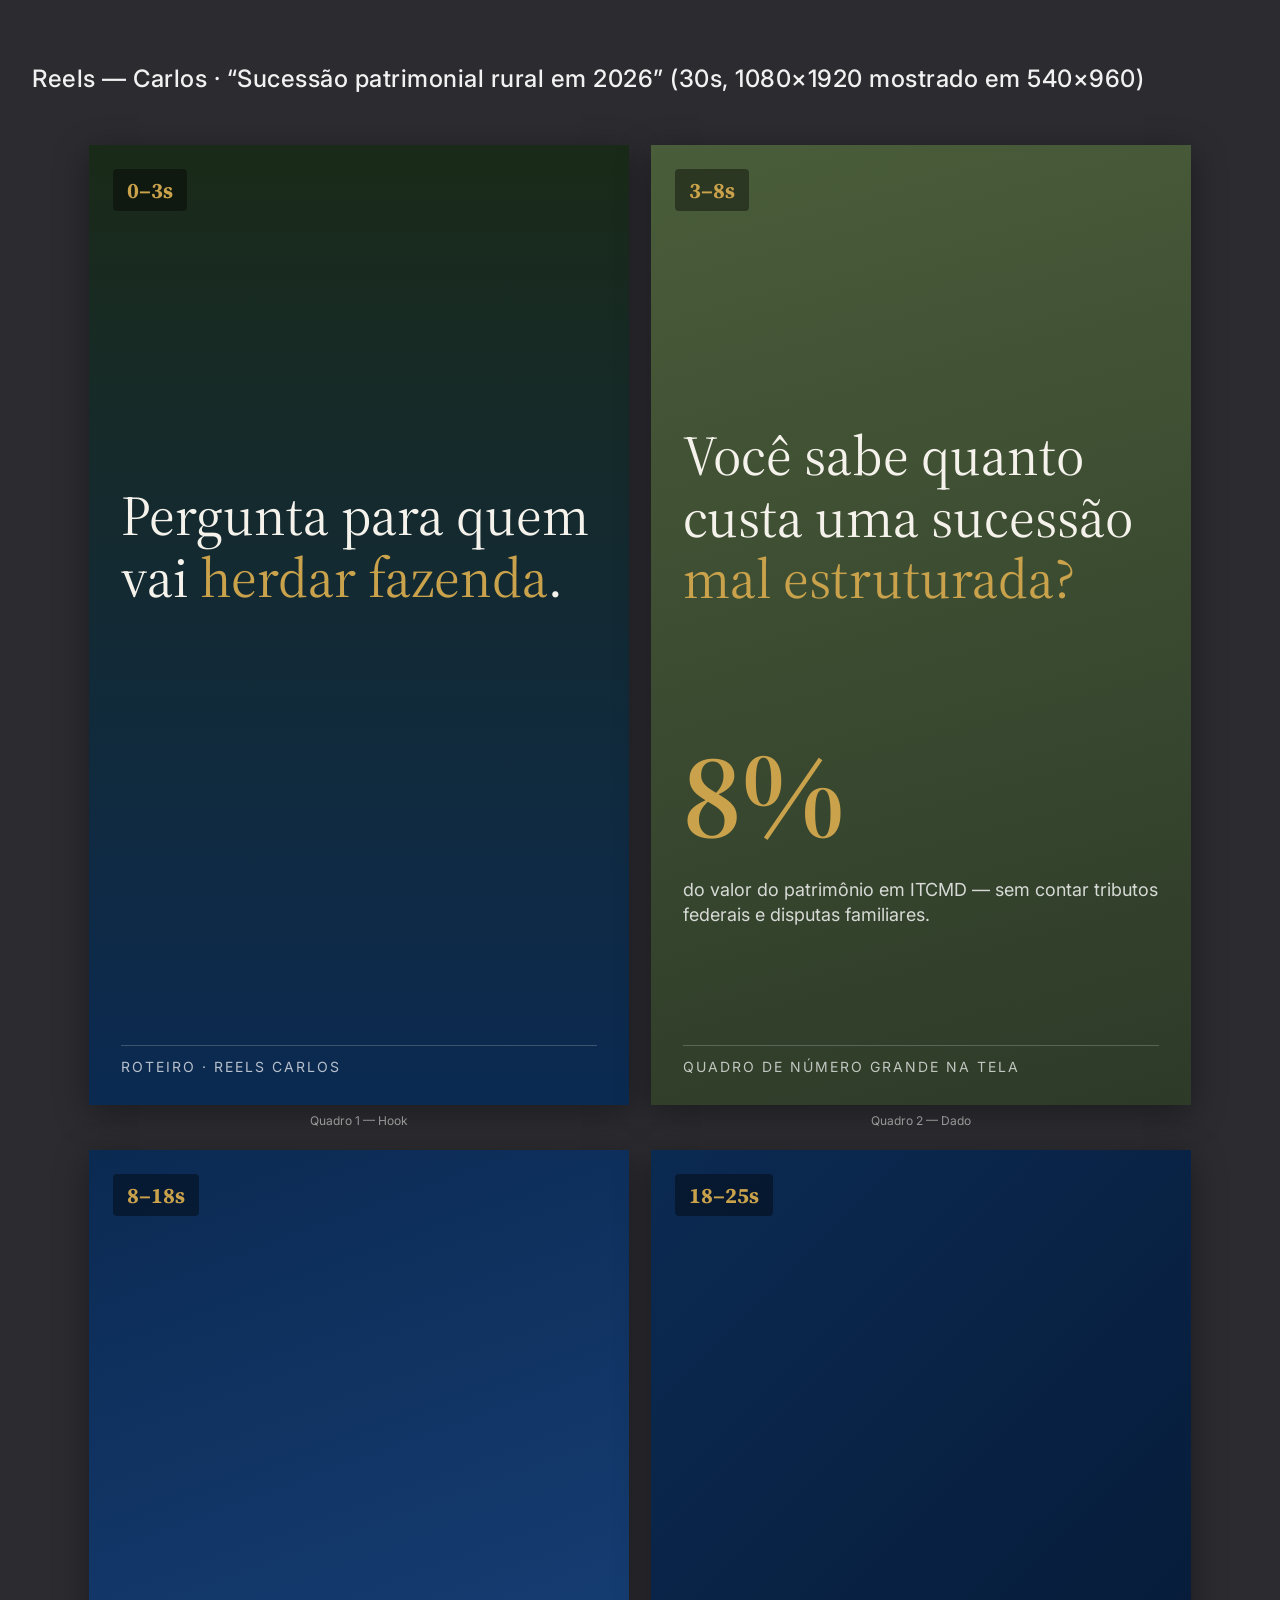
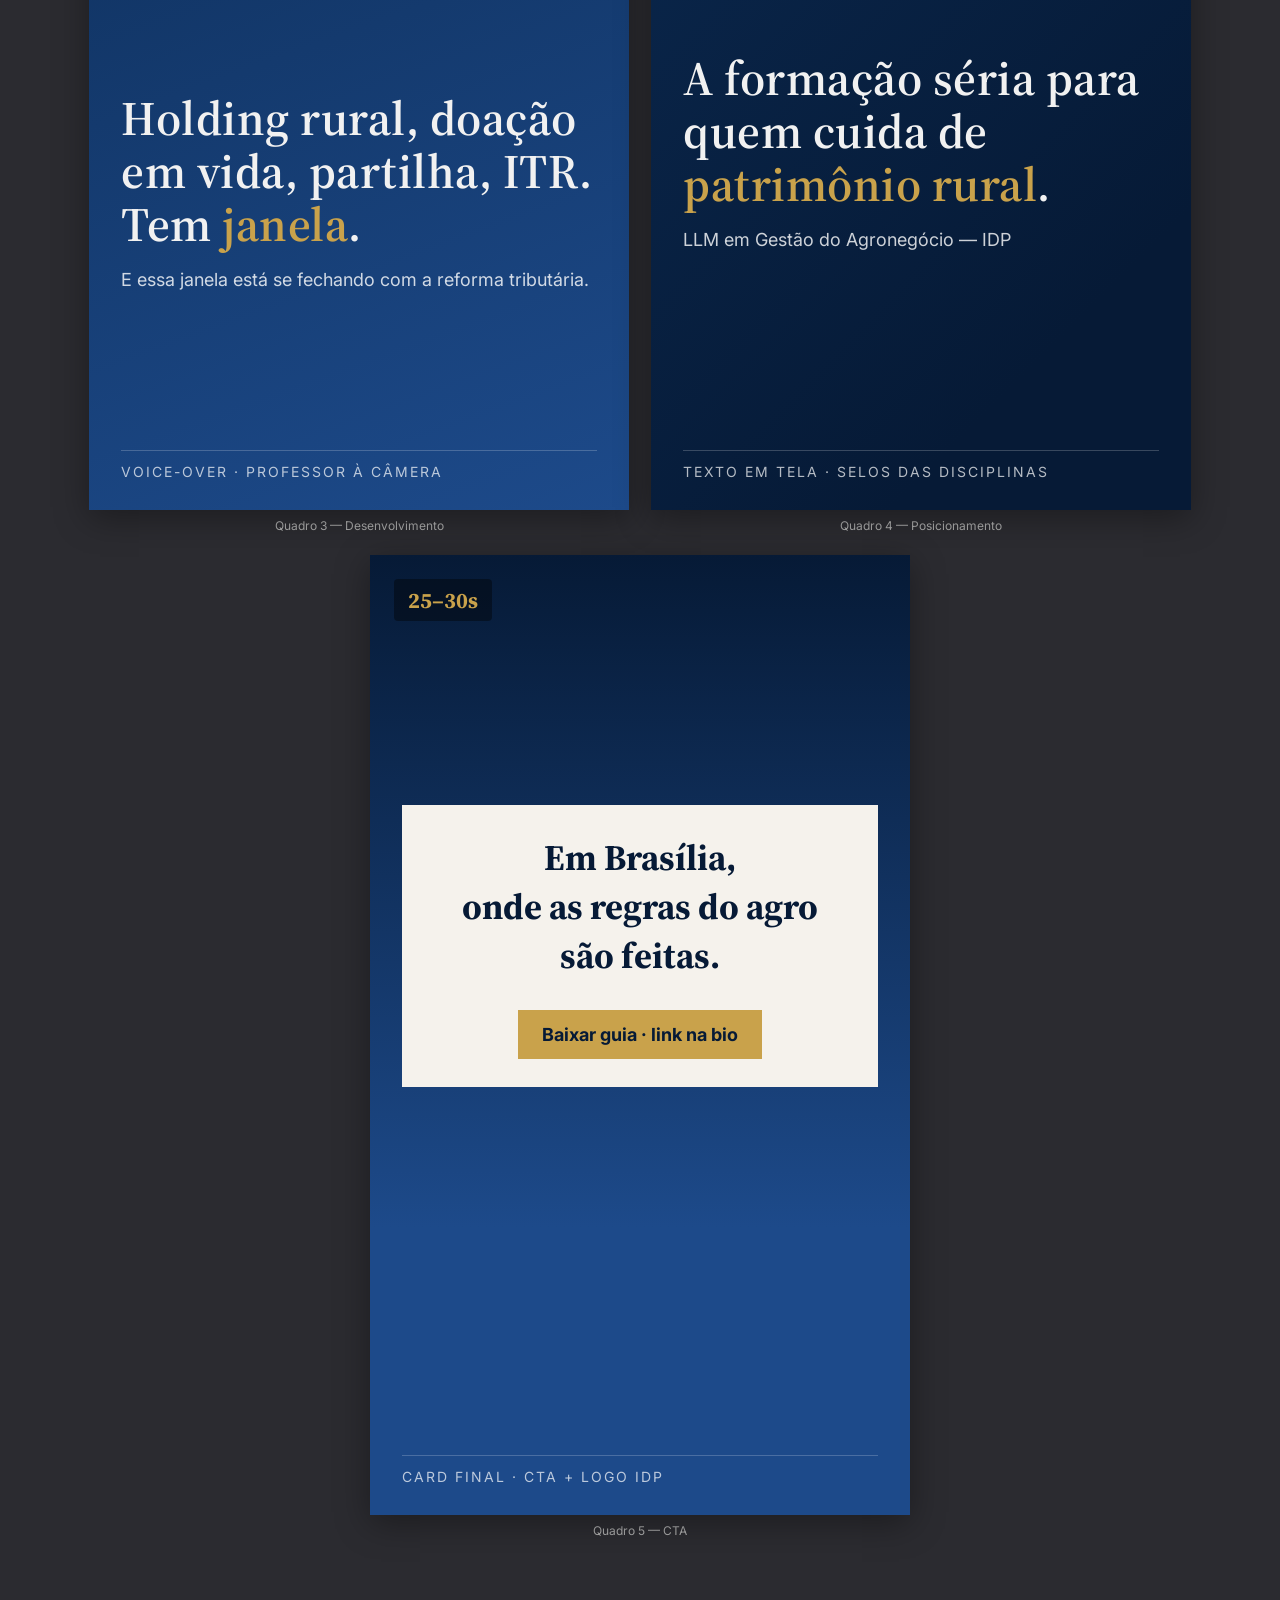
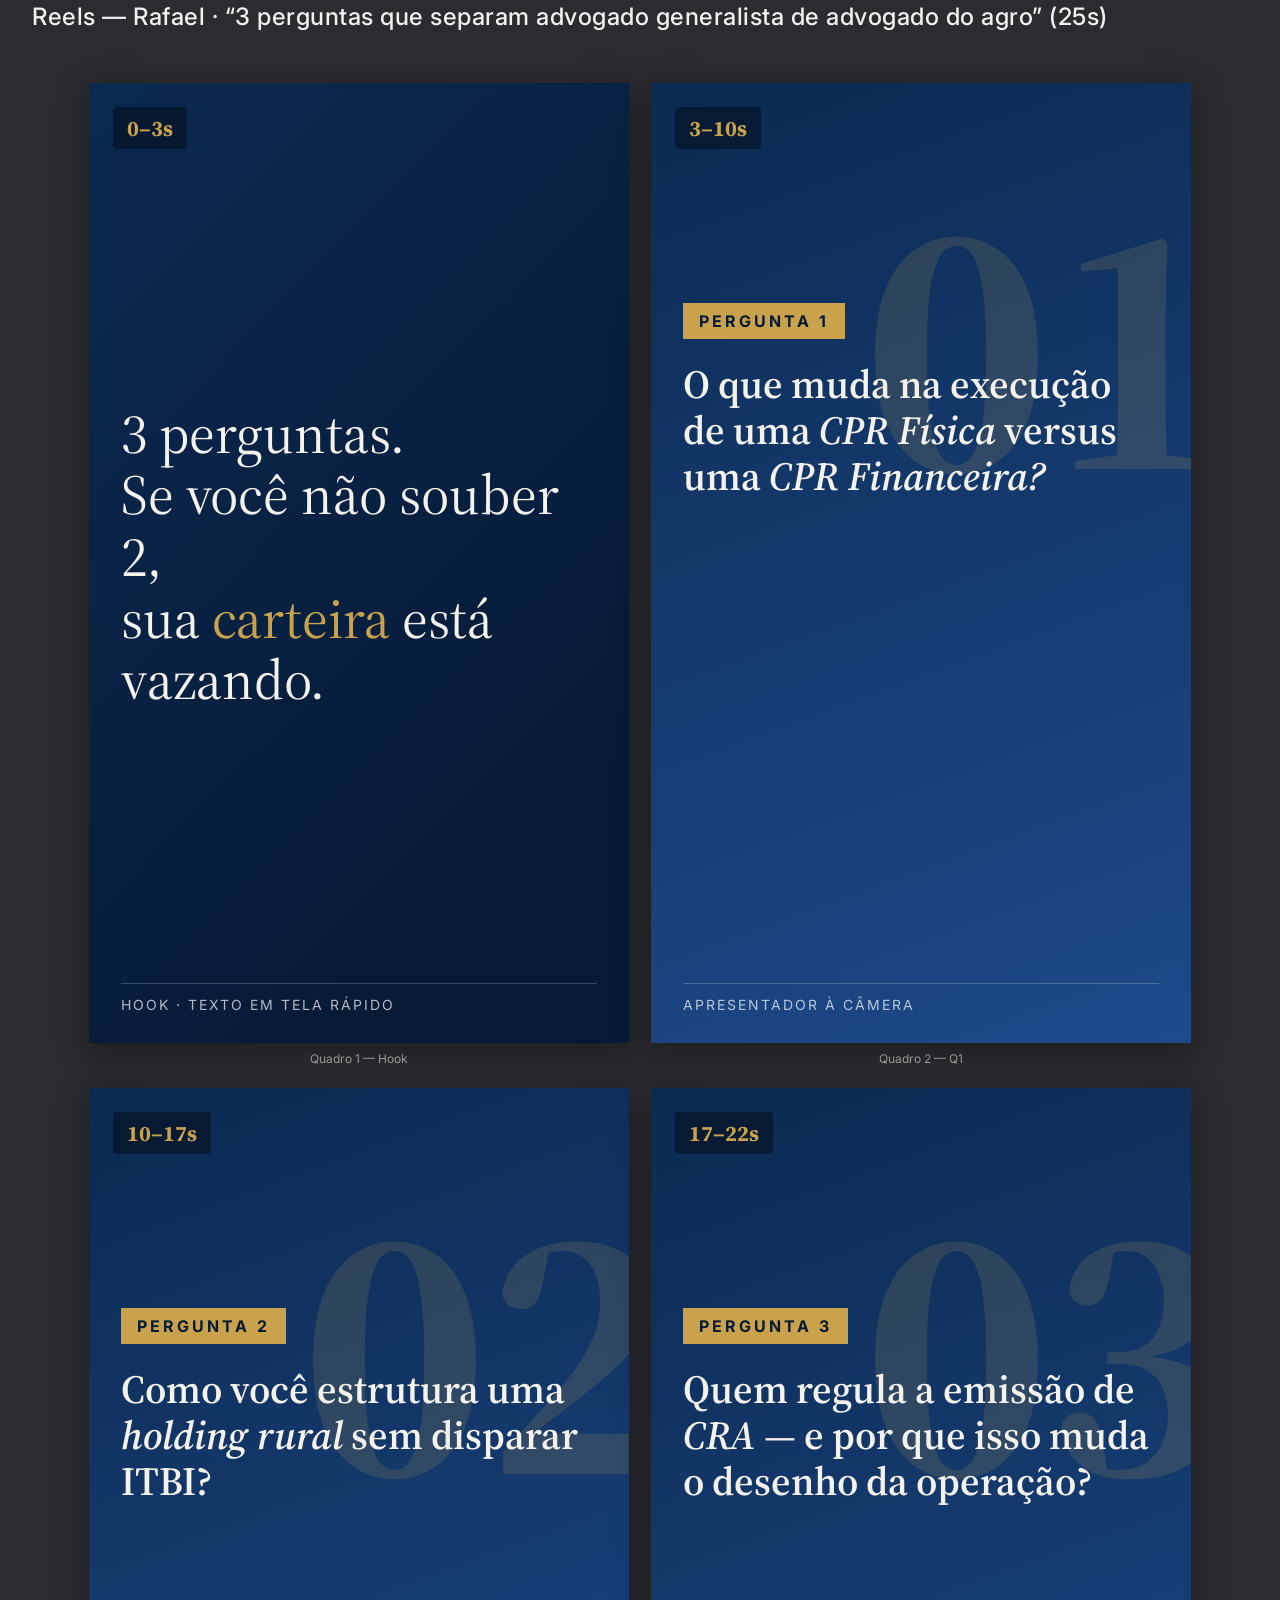
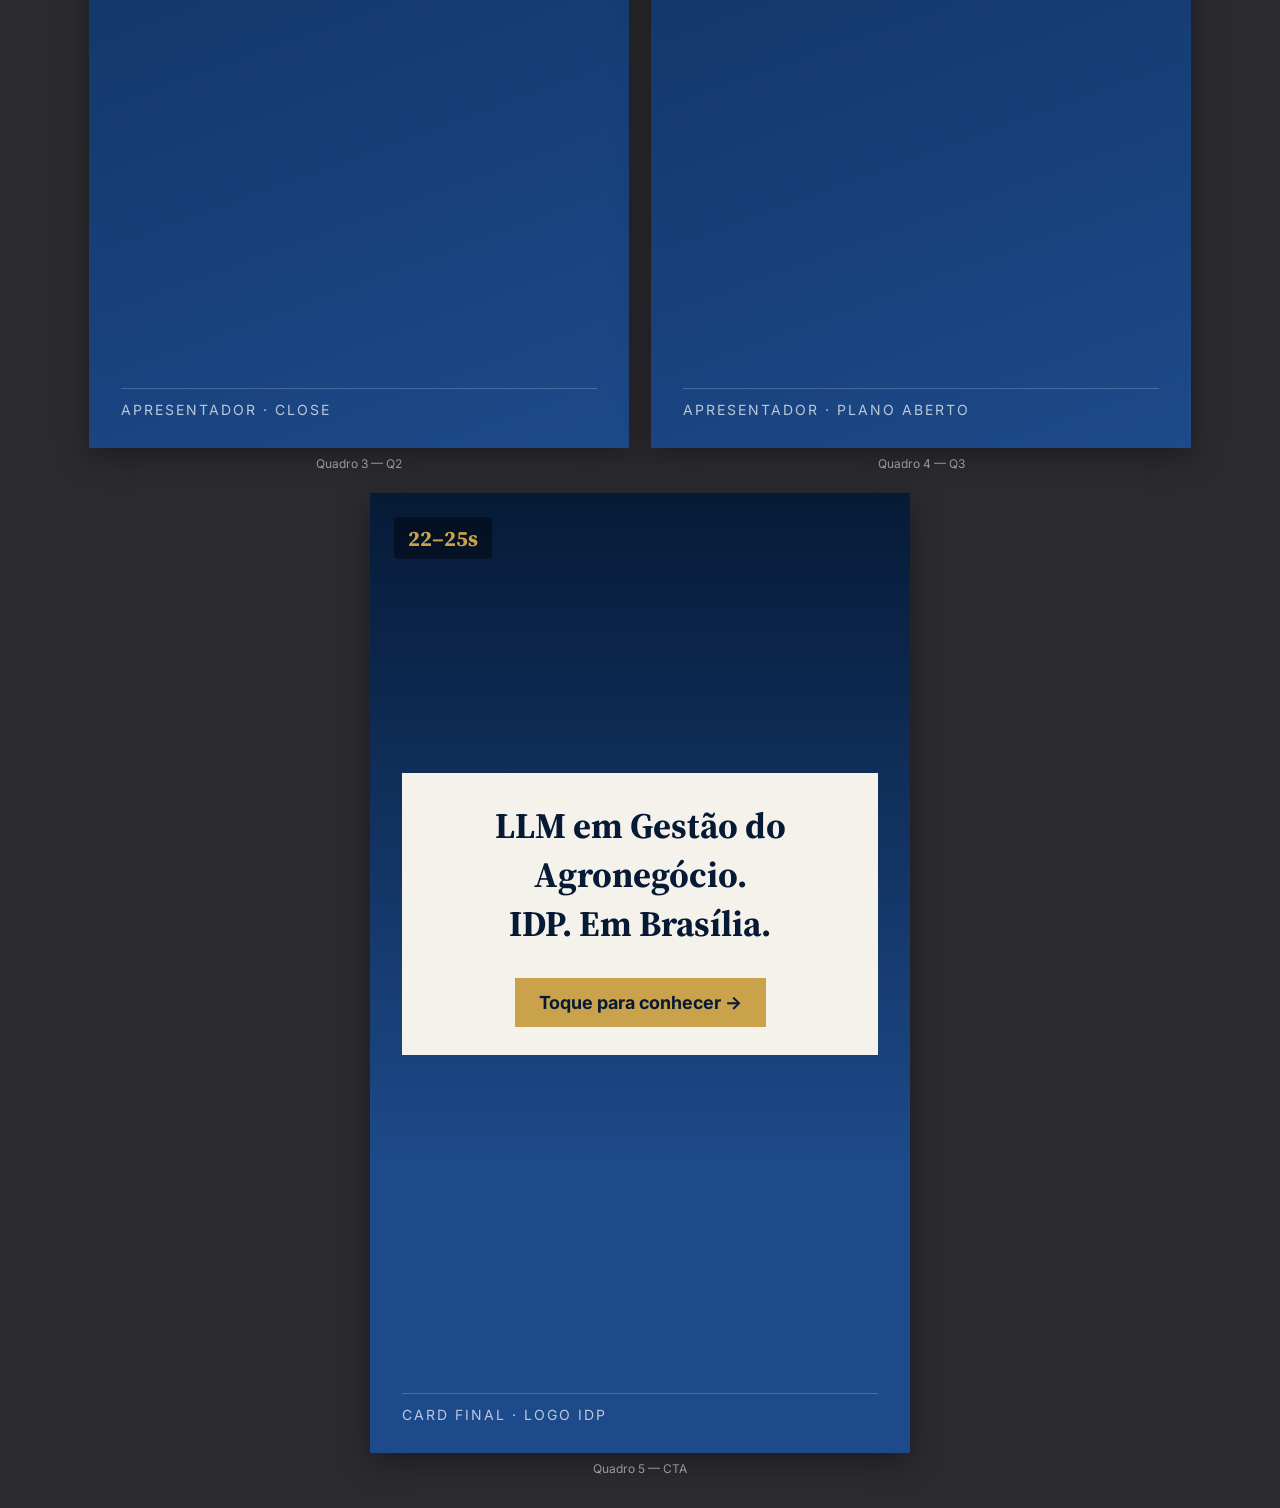
<file: criativos/html/reels-storyboard.html>
<!DOCTYPE html>
<html lang="pt-BR">
<head>
<meta charset="UTF-8">
<title>Reels — Storyboards (Carlos · Sucessão | Rafael · 3 perguntas)</title>
<link href="https://fonts.googleapis.com/css2?family=Inter:wght@300;400;500;600;700&family=Source+Serif+Pro:wght@400;600;700&display=swap" rel="stylesheet">
<link rel="stylesheet" href="_styles.css">
<style>
  .reel-row { display: grid; grid-template-columns: repeat(auto-fit, minmax(340px, 1fr)); gap: 22px; width: 100%; }
  .reel-frame {
    width: 540px; height: 960px;
    position: relative;
    color: var(--off-white);
    overflow: hidden;
  }
  .reel-frame .time {
    position: absolute; top: 24px; left: 24px;
    font-family: 'Source Serif Pro', Georgia, serif;
    font-weight: 700; font-size: 22px;
    color: var(--idp-gold);
    background: rgba(0,0,0,0.4);
    padding: 6px 14px;
    border-radius: 4px;
    z-index: 10;
  }
  .reel-frame .caption {
    position: absolute; left: 32px; right: 32px; bottom: 90px;
    z-index: 5;
  }
  .reel-frame h2 {
    font-family: 'Source Serif Pro', Georgia, serif;
    font-weight: 600;
    font-size: 48px;
    line-height: 1.1;
    margin: 0;
  }
  .reel-frame h2 em { font-style: normal; color: var(--idp-gold); }
  .reel-frame p.note {
    margin-top: 16px;
    font-size: 18px;
    line-height: 1.4;
    color: rgba(255,255,255,0.8);
  }
  .reel-frame .lower-third {
    position: absolute; bottom: 30px; left: 32px; right: 32px;
    font-size: 14px; letter-spacing: 2px; text-transform: uppercase;
    color: rgba(255,255,255,0.7);
    border-top: 1px solid rgba(255,255,255,0.2);
    padding-top: 12px;
  }
  .reel-frame.bg-1 { background: linear-gradient(180deg, #1a2a18 0%, #0b2a52 100%); }
  .reel-frame.bg-2 { background: linear-gradient(160deg, #0b2a52, #1d4a8a); }
  .reel-frame.bg-3 { background: linear-gradient(135deg, #0b2a52, #061a36 80%); }
  .reel-frame.bg-4 { background: linear-gradient(165deg, #4a5d3a 0%, #2d3a28 100%); }
  .reel-frame.bg-5 { background: linear-gradient(180deg, #061a36, #1d4a8a 70%); }
  .reel-frame .big-number {
    font-family: 'Source Serif Pro', Georgia, serif;
    font-weight: 700;
    font-size: 360px;
    color: rgba(201,162,75,0.16);
    position: absolute;
    right: -40px; top: 80px;
    line-height: 1;
  }
  .reel-frame .pop-text {
    position: absolute;
    top: 200px; left: 32px; right: 32px;
    font-family: 'Source Serif Pro', Georgia, serif;
    font-size: 56px;
    line-height: 1.1;
    color: var(--off-white);
    z-index: 4;
  }
  .reel-frame .pop-text em { font-style: normal; color: var(--idp-gold); }
  .reel-frame .question {
    position: absolute; left: 32px; right: 32px; top: 220px;
    z-index: 4;
  }
  .reel-frame .question .q-tag {
    display: inline-block;
    background: var(--idp-gold);
    color: var(--idp-blue-deep);
    font-weight: 700; font-size: 16px;
    letter-spacing: 3px; text-transform: uppercase;
    padding: 8px 16px;
    margin-bottom: 22px;
  }
  .reel-frame .question h3 {
    font-family: 'Source Serif Pro', Georgia, serif;
    font-size: 40px; line-height: 1.15;
    margin: 0;
    font-weight: 600;
  }
  .reel-frame .cta-card {
    position: absolute; left: 32px; right: 32px; top: 250px;
    background: var(--off-white);
    color: var(--idp-blue-deep);
    padding: 28px 24px;
    text-align: center;
  }
  .reel-frame .cta-card h3 {
    font-family: 'Source Serif Pro', serif;
    font-size: 36px;
    margin: 0 0 12px 0;
    color: var(--idp-blue-deep);
  }
  .reel-frame .cta-card .cta-btn {
    display: inline-block; margin-top: 18px;
    background: var(--idp-gold); color: var(--idp-blue-deep);
    padding: 14px 24px; font-weight: 700; font-size: 18px;
  }
</style>
</head>
<body>

<div class="gallery">

  <h2>Reels — Carlos · “Sucessão patrimonial rural em 2026” (30s, 1080×1920 mostrado em 540×960)</h2>
  <div class="reel-row" style="gap:22px; display:flex; flex-wrap:wrap; justify-content:center;">

    <div class="frame-wrap">
      <div class="frame reel-frame bg-1">
        <div class="time">0–3s</div>
        <div class="pop-text" style="top:340px;">Pergunta para quem vai <em>herdar fazenda</em>.</div>
        <div class="lower-third">Roteiro · Reels Carlos</div>
      </div>
      <div class="spec">Quadro 1 — Hook</div>
    </div>

    <div class="frame-wrap">
      <div class="frame reel-frame bg-4">
        <div class="time">3–8s</div>
        <div class="pop-text" style="top:280px;">Você sabe quanto custa uma sucessão <em>mal estruturada?</em></div>
        <div class="caption" style="bottom:160px;">
          <h2 style="font-size:120px;"><em>8%</em></h2>
          <p class="note">do valor do patrimônio em ITCMD — sem contar tributos federais e disputas familiares.</p>
        </div>
        <div class="lower-third">Quadro de número grande na tela</div>
      </div>
      <div class="spec">Quadro 2 — Dado</div>
    </div>

    <div class="frame-wrap">
      <div class="frame reel-frame bg-2">
        <div class="time">8–18s</div>
        <div class="caption" style="bottom:200px;">
          <h2>Holding rural, doação em vida, partilha, ITR.<br>Tem <em>janela</em>.</h2>
          <p class="note">E essa janela está se fechando com a reforma tributária.</p>
        </div>
        <div class="lower-third">Voice-over · professor à câmera</div>
      </div>
      <div class="spec">Quadro 3 — Desenvolvimento</div>
    </div>

    <div class="frame-wrap">
      <div class="frame reel-frame bg-3">
        <div class="time">18–25s</div>
        <div class="caption" style="bottom:240px;">
          <h2>A formação séria para quem cuida de <em>patrimônio rural</em>.</h2>
          <p class="note">LLM em Gestão do Agronegócio — IDP</p>
        </div>
        <div class="lower-third">Texto em tela · selos das disciplinas</div>
      </div>
      <div class="spec">Quadro 4 — Posicionamento</div>
    </div>

    <div class="frame-wrap">
      <div class="frame reel-frame bg-5">
        <div class="time">25–30s</div>
        <div class="cta-card">
          <h3>Em Brasília,<br>onde as regras do agro<br>são feitas.</h3>
          <span class="cta-btn">Baixar guia · link na bio</span>
        </div>
        <div class="lower-third">Card final · CTA + logo IDP</div>
      </div>
      <div class="spec">Quadro 5 — CTA</div>
    </div>

  </div>

  <h2>Reels — Rafael · “3 perguntas que separam advogado generalista de advogado do agro” (25s)</h2>
  <div class="reel-row" style="gap:22px; display:flex; flex-wrap:wrap; justify-content:center;">

    <div class="frame-wrap">
      <div class="frame reel-frame bg-3">
        <div class="time">0–3s</div>
        <div class="pop-text" style="top:320px;">3 perguntas.<br>Se você não souber 2,<br>sua <em>carteira</em> está vazando.</div>
        <div class="lower-third">Hook · texto em tela rápido</div>
      </div>
      <div class="spec">Quadro 1 — Hook</div>
    </div>

    <div class="frame-wrap">
      <div class="frame reel-frame bg-2">
        <div class="time">3–10s</div>
        <div class="big-number">01</div>
        <div class="question">
          <span class="q-tag">Pergunta 1</span>
          <h3>O que muda na execução de uma <em>CPR Física</em> versus uma <em>CPR Financeira?</em></h3>
        </div>
        <div class="lower-third">Apresentador à câmera</div>
      </div>
      <div class="spec">Quadro 2 — Q1</div>
    </div>

    <div class="frame-wrap">
      <div class="frame reel-frame bg-2">
        <div class="time">10–17s</div>
        <div class="big-number">02</div>
        <div class="question">
          <span class="q-tag">Pergunta 2</span>
          <h3>Como você estrutura uma <em>holding rural</em> sem disparar ITBI?</h3>
        </div>
        <div class="lower-third">Apresentador · close</div>
      </div>
      <div class="spec">Quadro 3 — Q2</div>
    </div>

    <div class="frame-wrap">
      <div class="frame reel-frame bg-2">
        <div class="time">17–22s</div>
        <div class="big-number">03</div>
        <div class="question">
          <span class="q-tag">Pergunta 3</span>
          <h3>Quem regula a emissão de <em>CRA</em> — e por que isso muda o desenho da operação?</h3>
        </div>
        <div class="lower-third">Apresentador · plano aberto</div>
      </div>
      <div class="spec">Quadro 4 — Q3</div>
    </div>

    <div class="frame-wrap">
      <div class="frame reel-frame bg-5">
        <div class="time">22–25s</div>
        <div class="cta-card" style="top:280px;">
          <h3>LLM em Gestão do<br>Agronegócio.<br>IDP. Em Brasília.</h3>
          <span class="cta-btn">Toque para conhecer →</span>
        </div>
        <div class="lower-third">Card final · logo IDP</div>
      </div>
      <div class="spec">Quadro 5 — CTA</div>
    </div>

  </div>

</div>
</body>
</html>
</file>
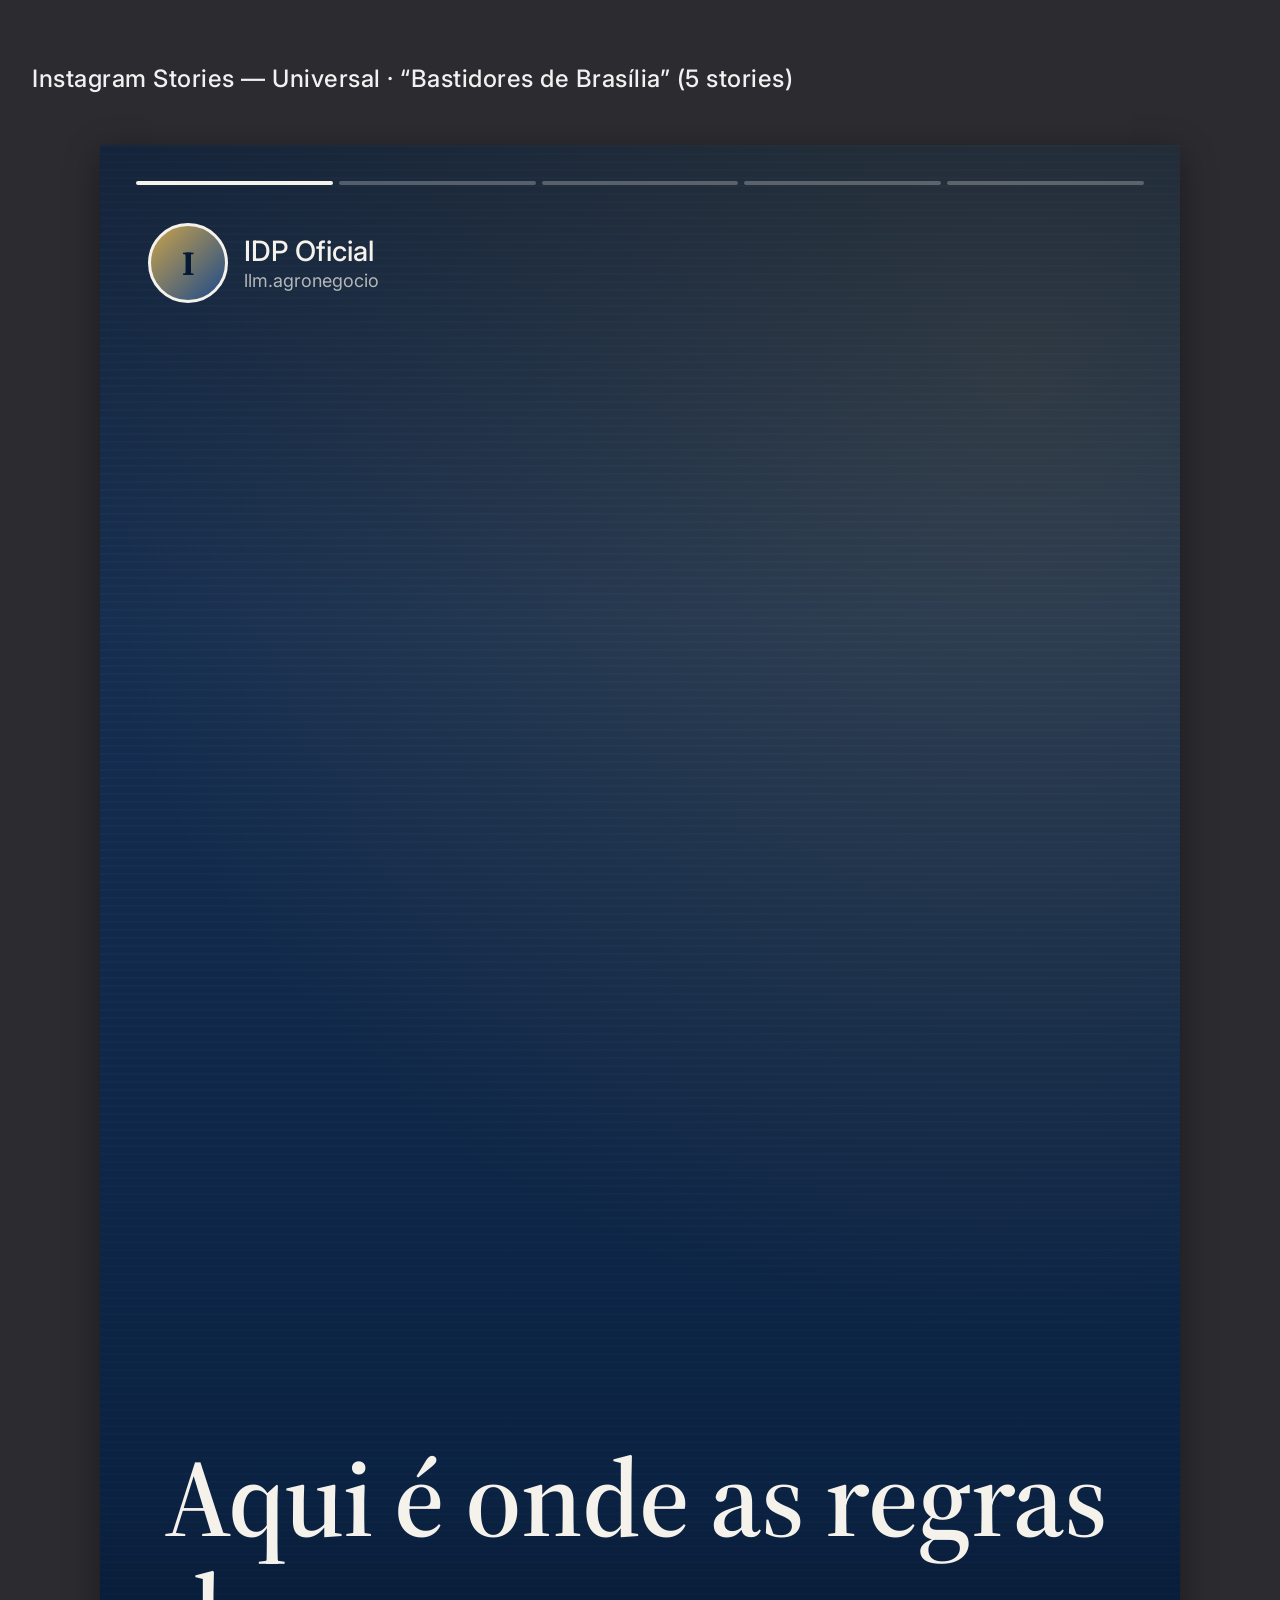
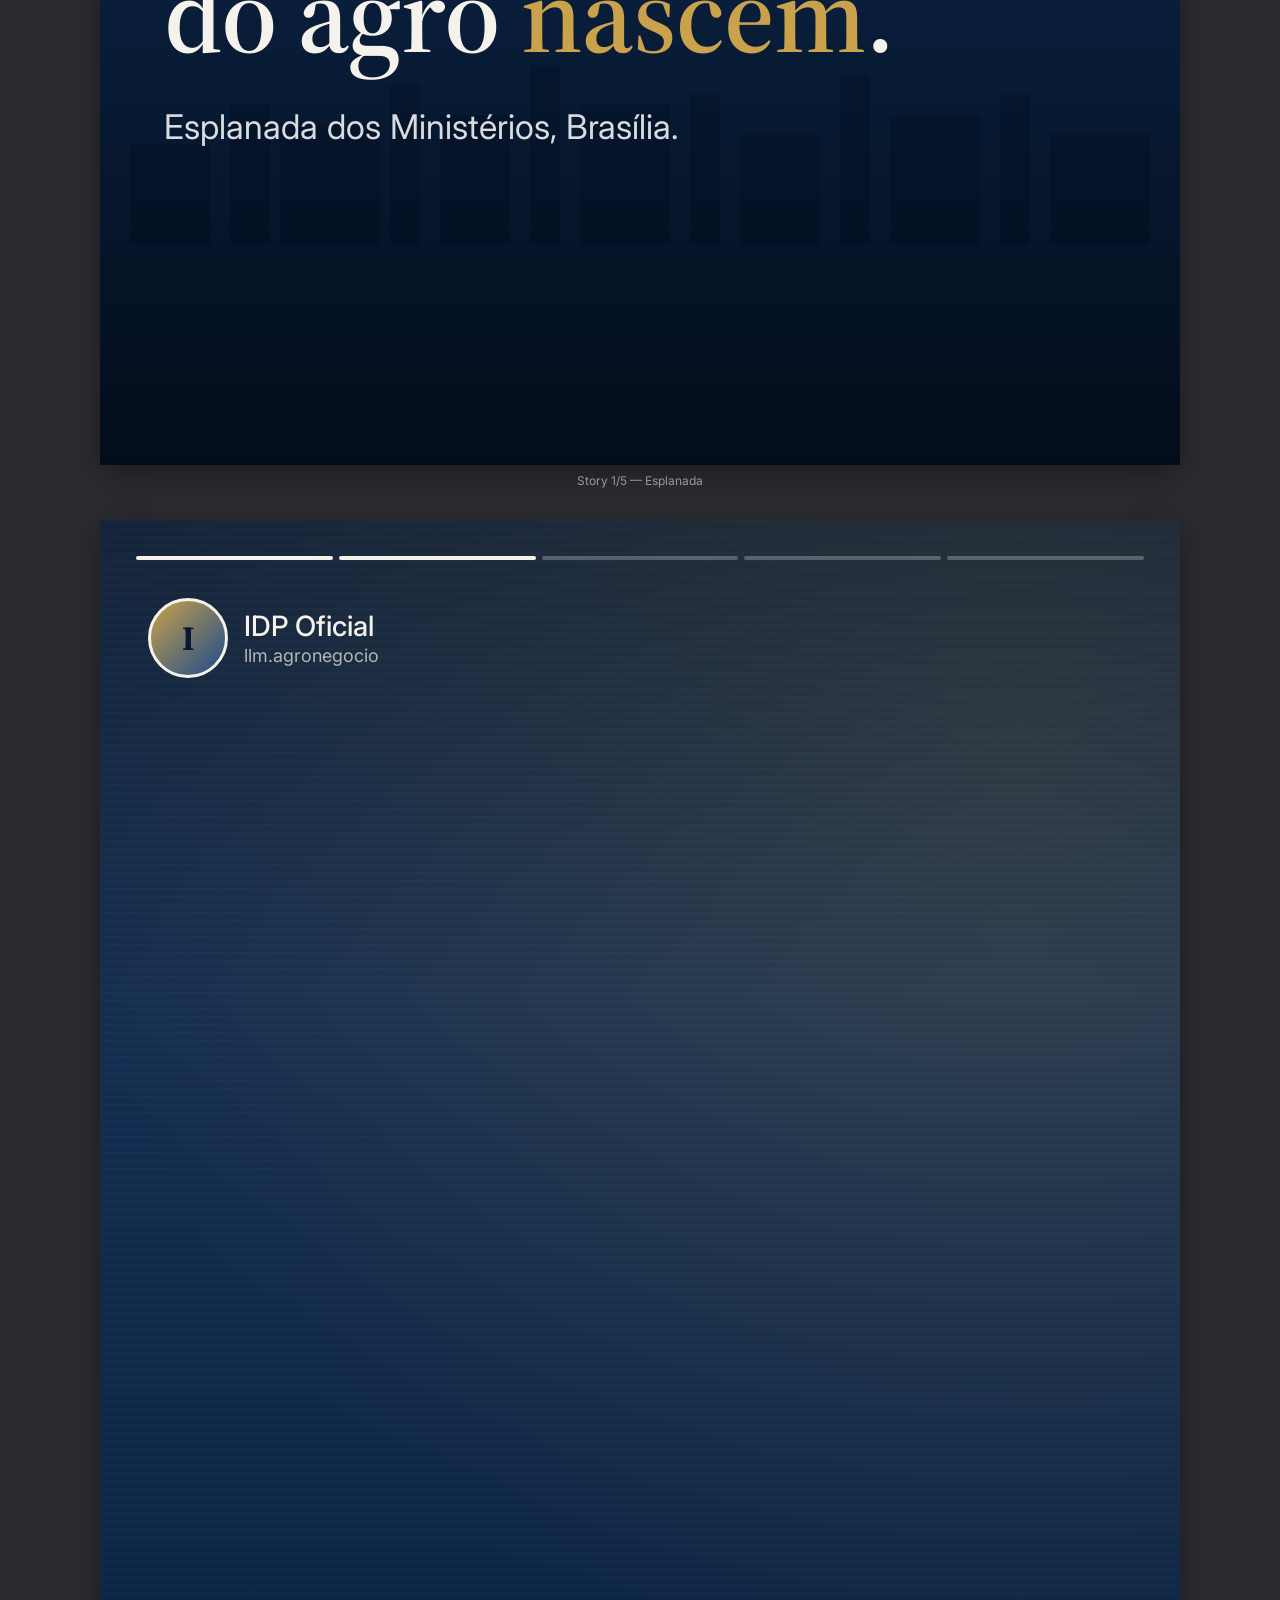
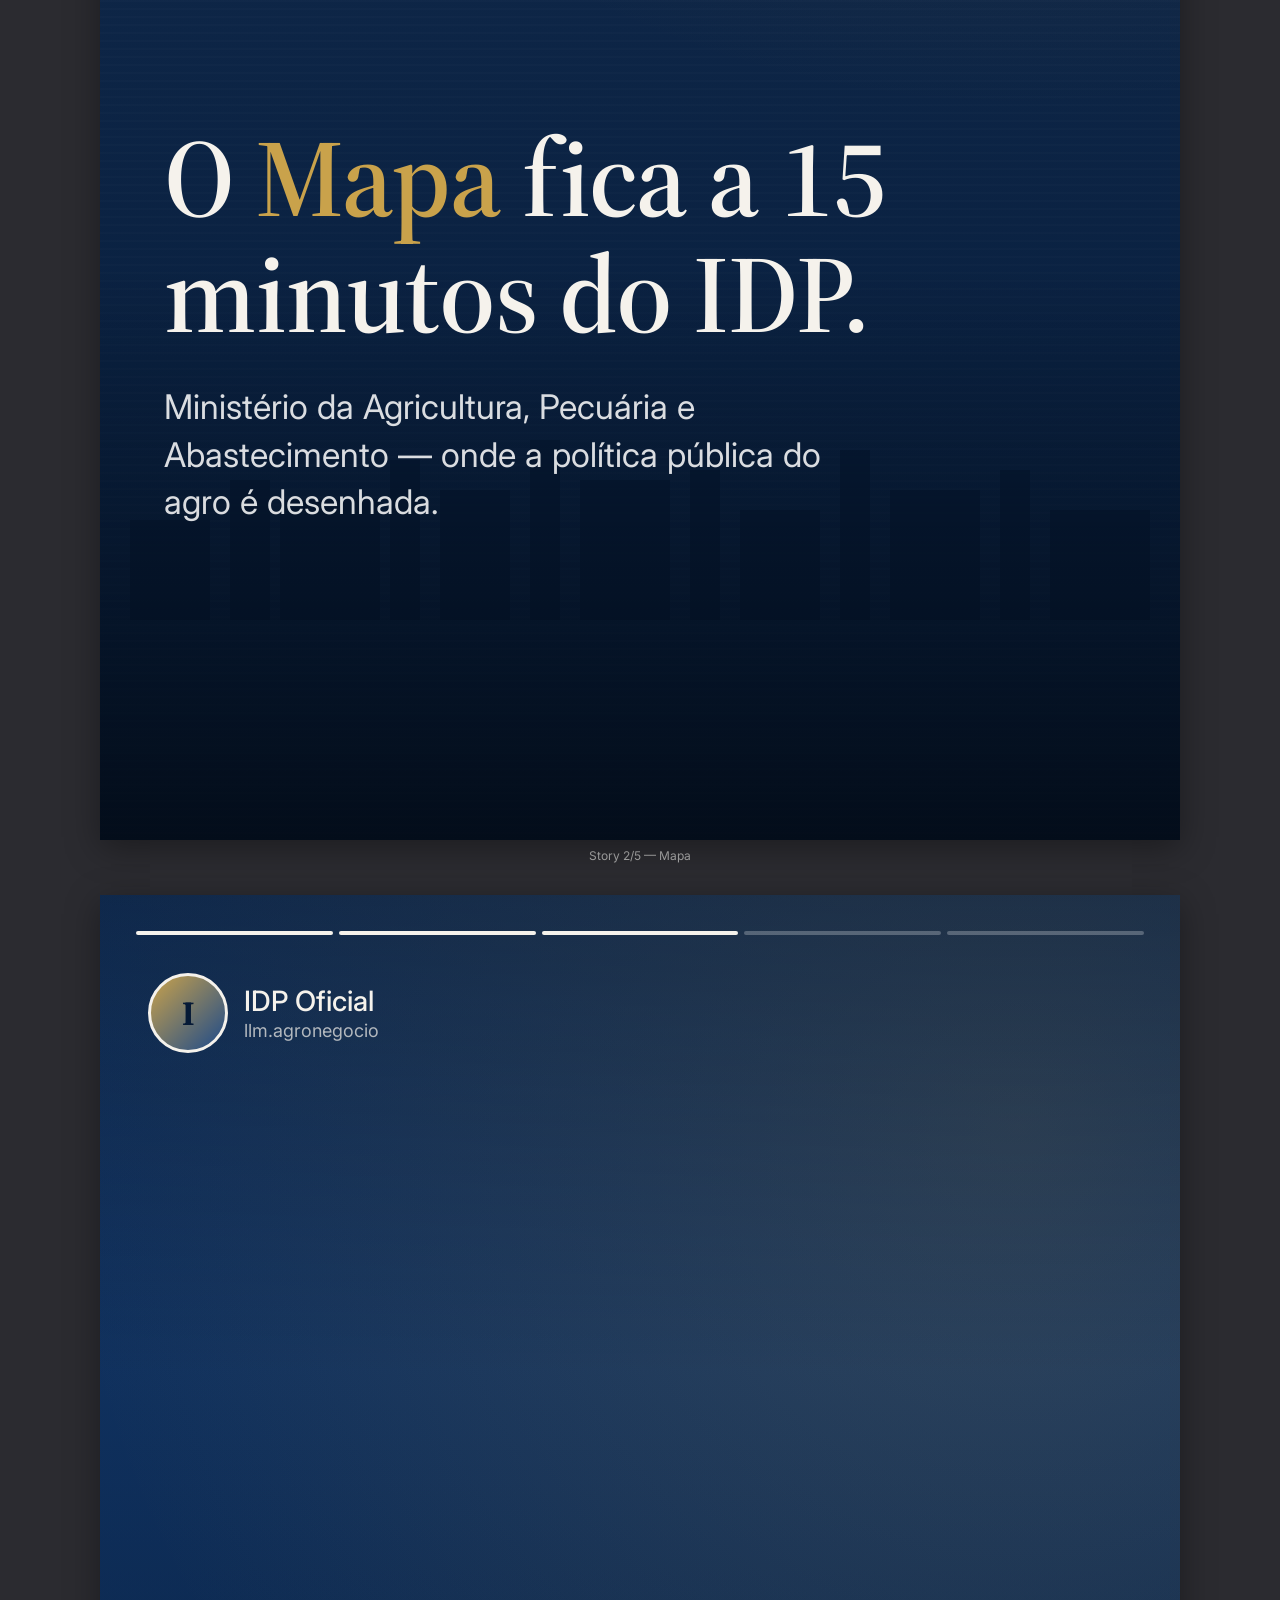
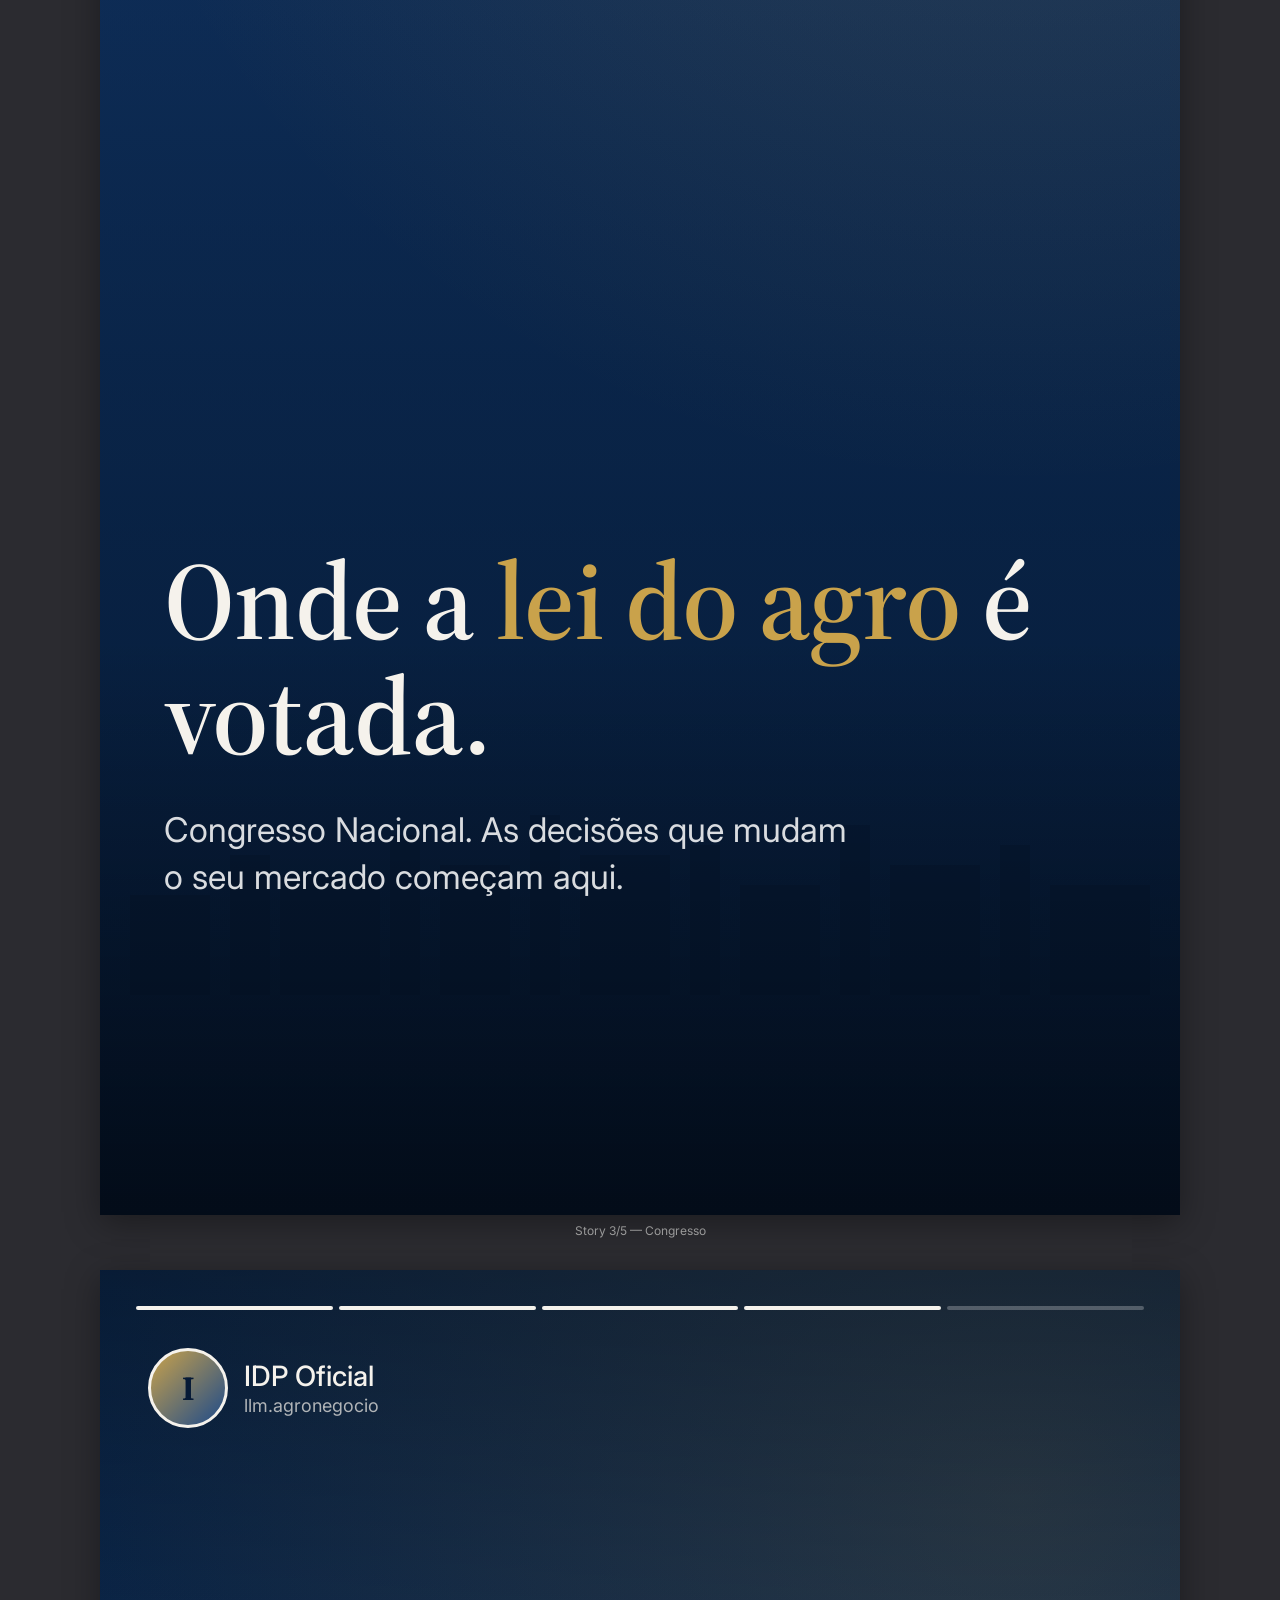
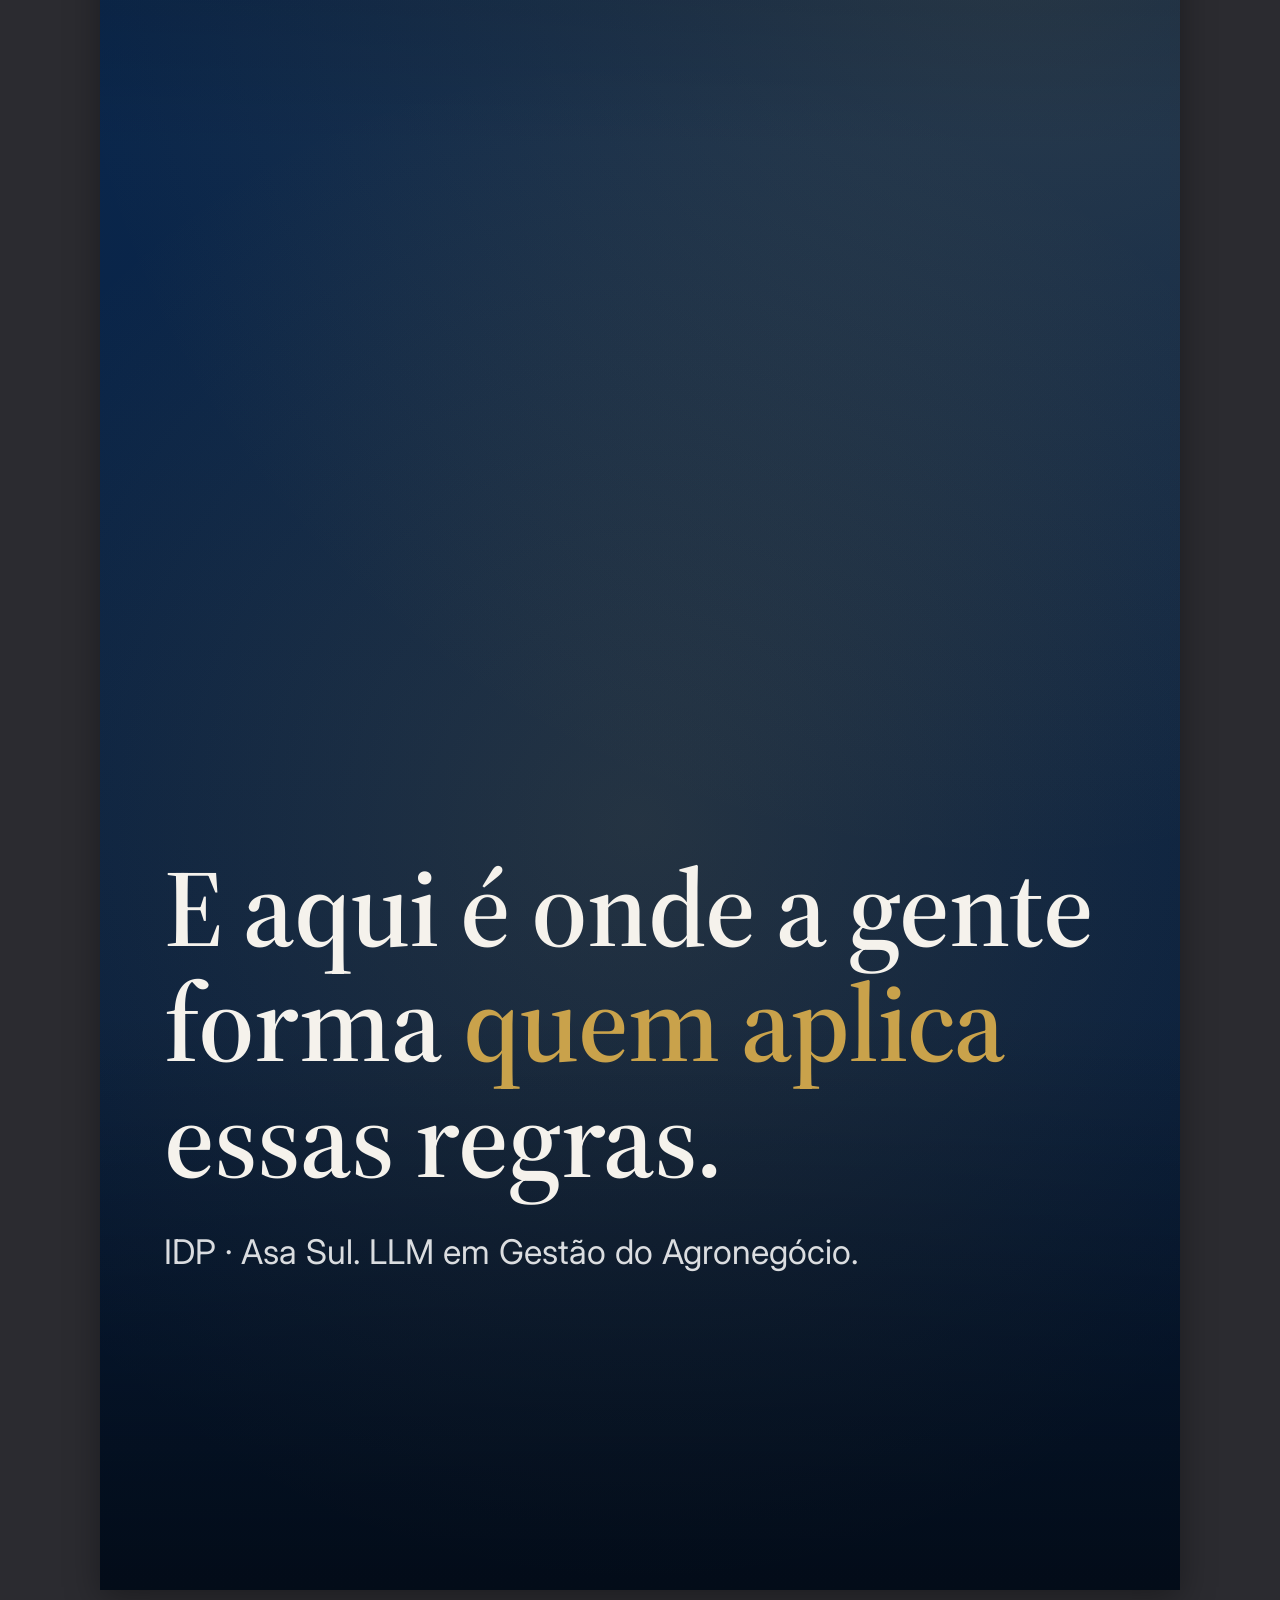
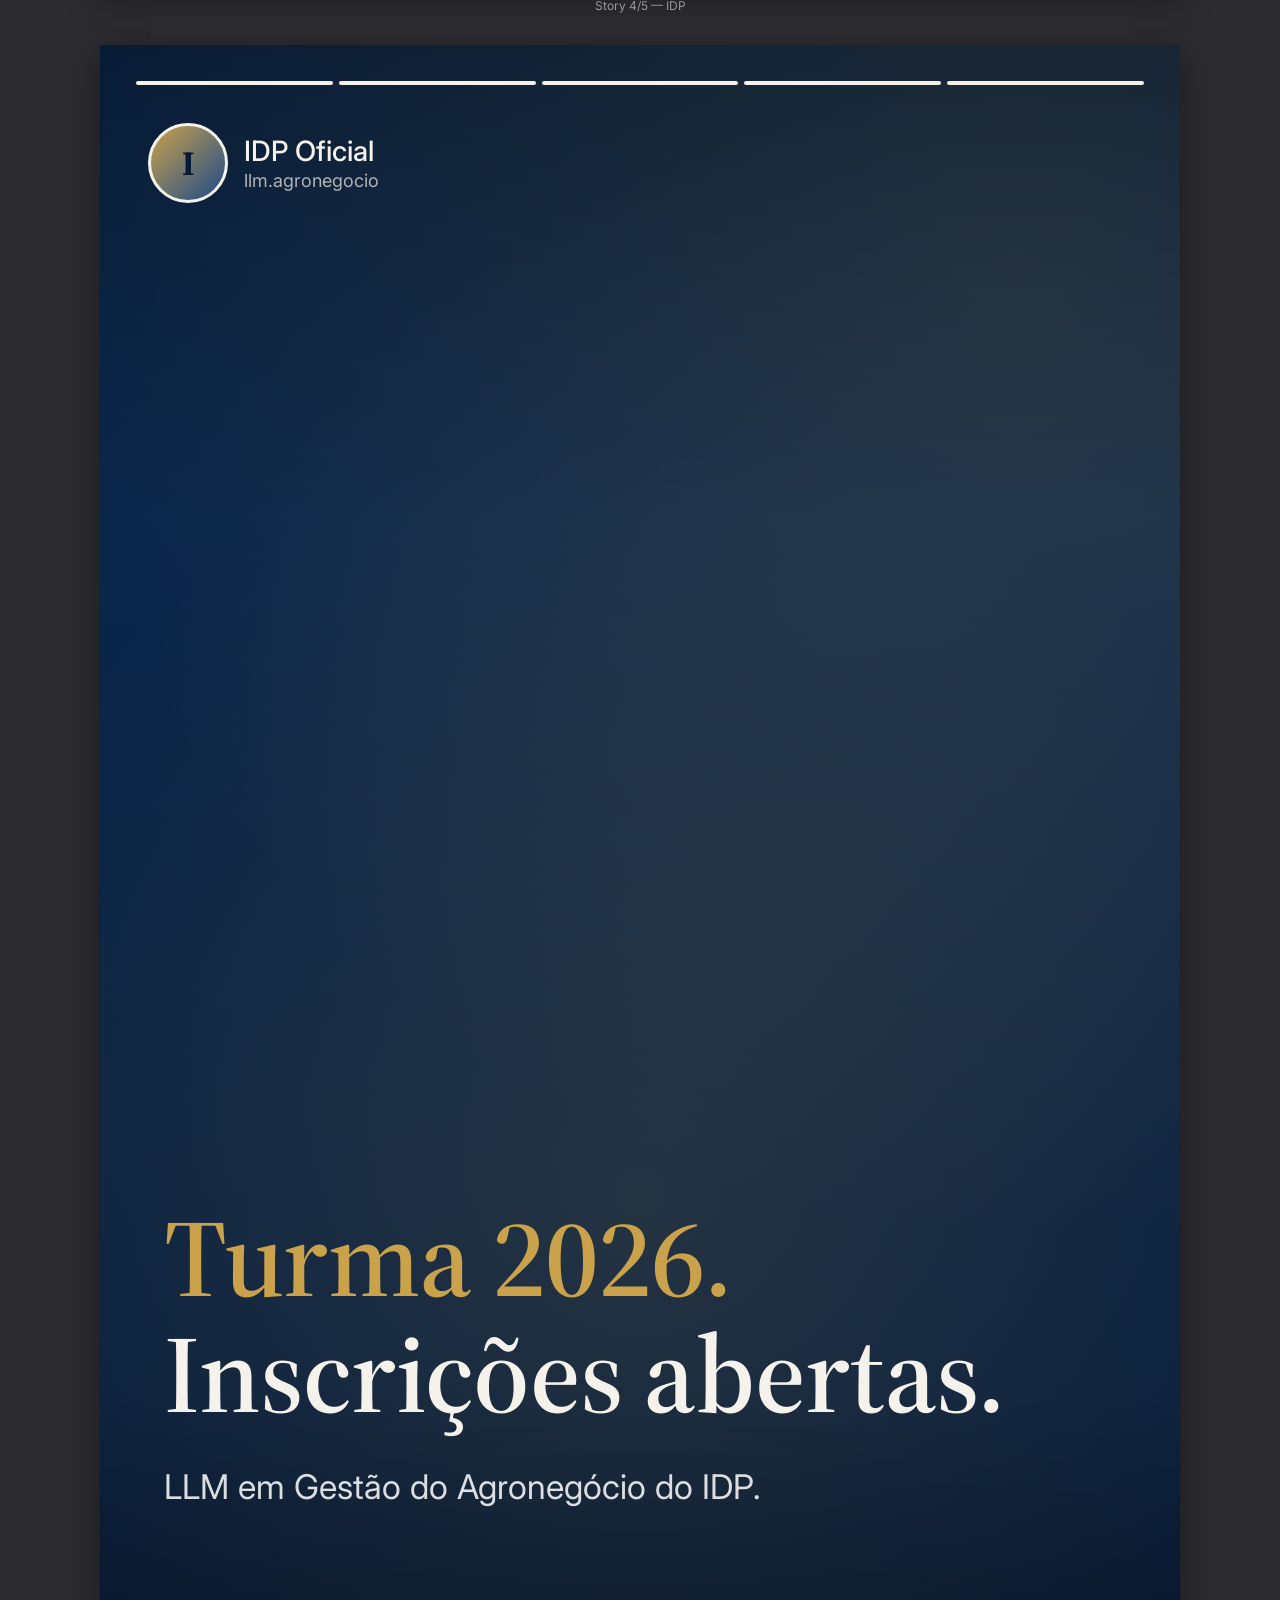
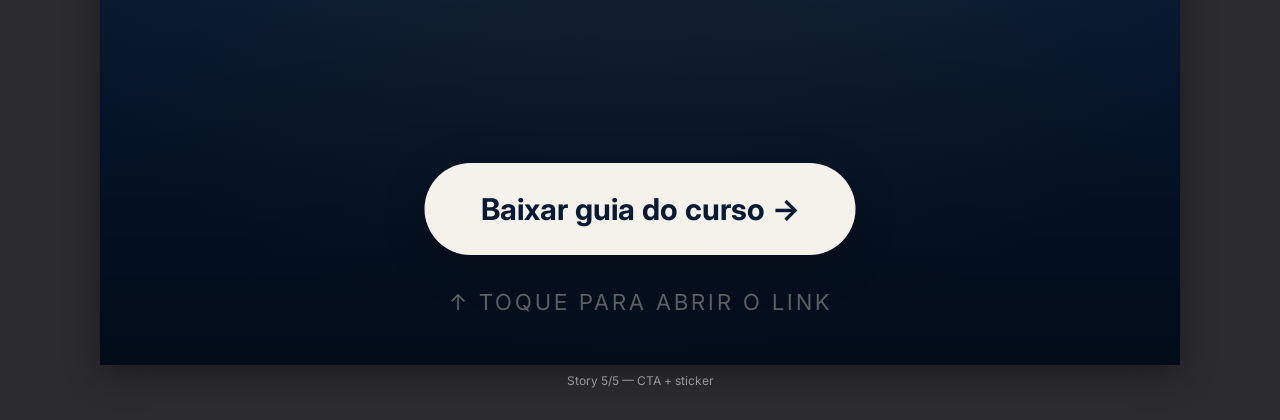
<file: criativos/html/stories-bastidores.html>
<!DOCTYPE html>
<html lang="pt-BR">
<head>
<meta charset="UTF-8">
<title>Instagram Stories — Bastidores de Brasília</title>
<link href="https://fonts.googleapis.com/css2?family=Inter:wght@300;400;500;600;700&family=Source+Serif+Pro:wght@400;600;700&display=swap" rel="stylesheet">
<link rel="stylesheet" href="_styles.css">
<style>
  .story {
    width: 1080px; height: 1920px;
    position: relative;
    color: var(--off-white);
    background: linear-gradient(180deg, var(--idp-blue-deep), var(--idp-blue) 70%);
    transform-origin: top left;
  }
  .story::after {
    content: "";
    position: absolute; inset: 0;
    background:
      linear-gradient(180deg, rgba(0,0,0,0.35), transparent 25%, transparent 70%, rgba(0,0,0,0.55)),
      radial-gradient(circle at 85% 12%, rgba(201,162,75,0.18), transparent 50%);
    pointer-events: none;
  }
  .story .progress {
    position: absolute; top: 36px; left: 36px; right: 36px;
    display: flex; gap: 6px; z-index: 5;
  }
  .story .progress .bar {
    flex: 1; height: 4px; background: rgba(255,255,255,0.25); border-radius: 2px;
  }
  .story .progress .bar.active { background: var(--off-white); }
  .story .top {
    position: absolute; top: 78px; left: 48px; right: 48px;
    display: flex; gap: 16px; align-items: center;
    z-index: 5;
  }
  .story .avatar {
    width: 80px; height: 80px; border-radius: 50%;
    background: linear-gradient(135deg, var(--idp-gold), var(--idp-blue-accent));
    display: flex; align-items: center; justify-content: center;
    font-family: 'Source Serif Pro', serif; font-weight: 700; font-size: 34px;
    color: var(--idp-blue-deep);
    border: 3px solid var(--off-white);
  }
  .story .who { font-size: 28px; font-weight: 500; }
  .story .who small { display: block; font-size: 18px; opacity: 0.7; font-weight: 400; margin-top: 2px; }
  .story .body {
    position: absolute; left: 64px; right: 64px; bottom: 280px;
    z-index: 4;
  }
  .story h1 {
    font-family: 'Source Serif Pro', Georgia, serif;
    font-weight: 600;
    font-size: 110px;
    line-height: 1.05;
    letter-spacing: -1px;
    margin: 0;
  }
  .story h1 em { font-style: normal; color: var(--idp-gold); }
  .story p.sub {
    font-size: 34px; line-height: 1.4;
    color: rgba(255,255,255,0.85);
    margin-top: 32px;
    max-width: 700px;
  }
  .story .footer-cta {
    position: absolute; bottom: 110px; left: 50%; transform: translateX(-50%);
    background: var(--off-white); color: var(--idp-blue-deep);
    padding: 28px 56px;
    border-radius: 80px;
    font-weight: 700; font-size: 30px;
    box-shadow: 0 10px 40px rgba(0,0,0,0.25);
    z-index: 5;
  }
  .story .swipe-up {
    position: absolute; bottom: 50px; left: 50%; transform: translateX(-50%);
    font-size: 22px; letter-spacing: 3px; text-transform: uppercase;
    color: rgba(255,255,255,0.7);
  }
  .story .scene {
    position: absolute; inset: 0;
    background-size: cover; background-position: center;
    opacity: 0.5;
  }
  .scene-esplanada {
    background:
      linear-gradient(180deg, rgba(11,42,82,0.4), rgba(6,26,54,0.85)),
      repeating-linear-gradient(180deg, rgba(255,255,255,0.04) 0 2px, transparent 2px 8px),
      linear-gradient(180deg, #2a3e5e 0%, #0b2a52 100%);
  }
  /* SVG city silhouette */
  .city-silhouette {
    position: absolute; left: 0; right: 0; bottom: 220px;
    height: 220px;
    background:
      url("data:image/svg+xml;utf8,<svg xmlns='http://www.w3.org/2000/svg' viewBox='0 0 1080 220' preserveAspectRatio='none'><g fill='%23061a36' opacity='0.85'><rect x='30' y='120' width='80' height='100'/><rect x='130' y='80' width='40' height='140'/><rect x='180' y='100' width='100' height='120'/><rect x='290' y='60' width='30' height='160'/><rect x='340' y='90' width='70' height='130'/><rect x='430' y='40' width='30' height='180'/><rect x='480' y='80' width='90' height='140'/><rect x='590' y='70' width='30' height='150'/><rect x='640' y='110' width='80' height='110'/><rect x='740' y='50' width='30' height='170'/><rect x='790' y='90' width='90' height='130'/><rect x='900' y='70' width='30' height='150'/><rect x='950' y='110' width='100' height='110'/></g></svg>") center bottom / cover no-repeat;
  }
  .scene-stf {
    background:
      linear-gradient(180deg, rgba(11,42,82,0.4), rgba(6,26,54,0.85)),
      linear-gradient(180deg, #1d4a8a 0%, #0b2a52 70%, #061a36 100%);
  }
  .scene-idp {
    background:
      radial-gradient(circle at 50% 60%, rgba(201,162,75,0.15), transparent 60%),
      linear-gradient(180deg, #0b2a52 0%, #061a36 100%);
  }
</style>
</head>
<body>

<div class="gallery">
  <h2>Instagram Stories — Universal · “Bastidores de Brasília” (5 stories)</h2>

  <!-- 1 -->
  <div class="frame-wrap">
    <div class="frame story scene-esplanada">
      <div class="city-silhouette"></div>
      <div class="progress">
        <span class="bar active"></span><span class="bar"></span><span class="bar"></span><span class="bar"></span><span class="bar"></span>
      </div>
      <div class="top">
        <div class="avatar">I</div>
        <div class="who">IDP Oficial<small>llm.agronegocio</small></div>
      </div>
      <div class="body">
        <h1>Aqui é onde as regras do agro <em>nascem</em>.</h1>
        <p class="sub">Esplanada dos Ministérios, Brasília.</p>
      </div>
    </div>
    <div class="spec">Story 1/5 — Esplanada</div>
  </div>

  <!-- 2 -->
  <div class="frame-wrap">
    <div class="frame story scene-esplanada">
      <div class="city-silhouette"></div>
      <div class="progress">
        <span class="bar active"></span><span class="bar active"></span><span class="bar"></span><span class="bar"></span><span class="bar"></span>
      </div>
      <div class="top">
        <div class="avatar">I</div>
        <div class="who">IDP Oficial<small>llm.agronegocio</small></div>
      </div>
      <div class="body">
        <h1>O <em>Mapa</em> fica a 15 minutos do IDP.</h1>
        <p class="sub">Ministério da Agricultura, Pecuária e Abastecimento — onde a política pública do agro é desenhada.</p>
      </div>
    </div>
    <div class="spec">Story 2/5 — Mapa</div>
  </div>

  <!-- 3 -->
  <div class="frame-wrap">
    <div class="frame story scene-stf">
      <div class="city-silhouette"></div>
      <div class="progress">
        <span class="bar active"></span><span class="bar active"></span><span class="bar active"></span><span class="bar"></span><span class="bar"></span>
      </div>
      <div class="top">
        <div class="avatar">I</div>
        <div class="who">IDP Oficial<small>llm.agronegocio</small></div>
      </div>
      <div class="body">
        <h1>Onde a <em>lei do agro</em> é votada.</h1>
        <p class="sub">Congresso Nacional. As decisões que mudam o seu mercado começam aqui.</p>
      </div>
    </div>
    <div class="spec">Story 3/5 — Congresso</div>
  </div>

  <!-- 4 -->
  <div class="frame-wrap">
    <div class="frame story scene-idp">
      <div class="progress">
        <span class="bar active"></span><span class="bar active"></span><span class="bar active"></span><span class="bar active"></span><span class="bar"></span>
      </div>
      <div class="top">
        <div class="avatar">I</div>
        <div class="who">IDP Oficial<small>llm.agronegocio</small></div>
      </div>
      <div class="body">
        <h1>E aqui é onde a gente forma <em>quem aplica</em> essas regras.</h1>
        <p class="sub">IDP · Asa Sul. LLM em Gestão do Agronegócio.</p>
      </div>
    </div>
    <div class="spec">Story 4/5 — IDP</div>
  </div>

  <!-- 5 -->
  <div class="frame-wrap">
    <div class="frame story scene-idp">
      <div class="progress">
        <span class="bar active"></span><span class="bar active"></span><span class="bar active"></span><span class="bar active"></span><span class="bar active"></span>
      </div>
      <div class="top">
        <div class="avatar">I</div>
        <div class="who">IDP Oficial<small>llm.agronegocio</small></div>
      </div>
      <div class="body" style="bottom: 420px;">
        <h1><em>Turma 2026.</em><br>Inscrições abertas.</h1>
        <p class="sub">LLM em Gestão do Agronegócio do IDP.</p>
      </div>
      <a class="footer-cta">Baixar guia do curso →</a>
      <div class="swipe-up">↑ Toque para abrir o link</div>
    </div>
    <div class="spec">Story 5/5 — CTA + sticker</div>
  </div>

</div>
</body>
</html>
</file>
<file: criativos/html/_styles.css>
/* Paleta IDP e tokens compartilhados */
:root {
  --idp-blue: #0b2a52;
  --idp-blue-deep: #061a36;
  --idp-blue-accent: #1d4a8a;
  --idp-gold: #c9a24b;
  --moss: #4a5d3a;
  --ocre: #a87a3e;
  --off-white: #f5f2ec;
  --paper: #ffffff;
  --ink: #0f1722;
  --muted: #6b7280;
}

* { box-sizing: border-box; }

body {
  margin: 0;
  padding: 32px;
  font-family: 'Inter', 'Helvetica Neue', Arial, sans-serif;
  background: #2b2b30;
  color: var(--ink);
  min-height: 100vh;
}

.gallery {
  display: flex;
  flex-wrap: wrap;
  gap: 32px;
  align-items: flex-start;
  justify-content: center;
}

.gallery h2 {
  width: 100%;
  color: #f1f1f1;
  font-weight: 500;
  letter-spacing: 0.5px;
  margin-top: 32px;
}

.spec {
  color: #aaa;
  font-size: 12px;
  text-align: center;
  margin-top: 8px;
}

.frame {
  background: var(--paper);
  box-shadow: 0 8px 32px rgba(0,0,0,0.35);
  overflow: hidden;
  position: relative;
}

.serif { font-family: 'Source Serif Pro', 'Georgia', 'Times New Roman', serif; }
.sans  { font-family: 'Inter', 'Helvetica Neue', Arial, sans-serif; }

/* CTA button base */
.cta {
  display: inline-block;
  background: var(--idp-gold);
  color: var(--idp-blue-deep);
  font-weight: 700;
  text-transform: none;
  padding: 12px 22px;
  letter-spacing: 0.3px;
  font-size: 14px;
  border-radius: 2px;
}

.cta.outline {
  background: transparent;
  color: var(--off-white);
  border: 1.5px solid var(--off-white);
}

.idp-logo {
  font-family: 'Source Serif Pro', Georgia, serif;
  font-weight: 700;
  letter-spacing: 1px;
  color: var(--off-white);
}

.idp-logo small {
  display: block;
  font-family: 'Inter', sans-serif;
  font-weight: 400;
  letter-spacing: 2px;
  font-size: 10px;
  opacity: 0.7;
  margin-top: 2px;
}
</file>
